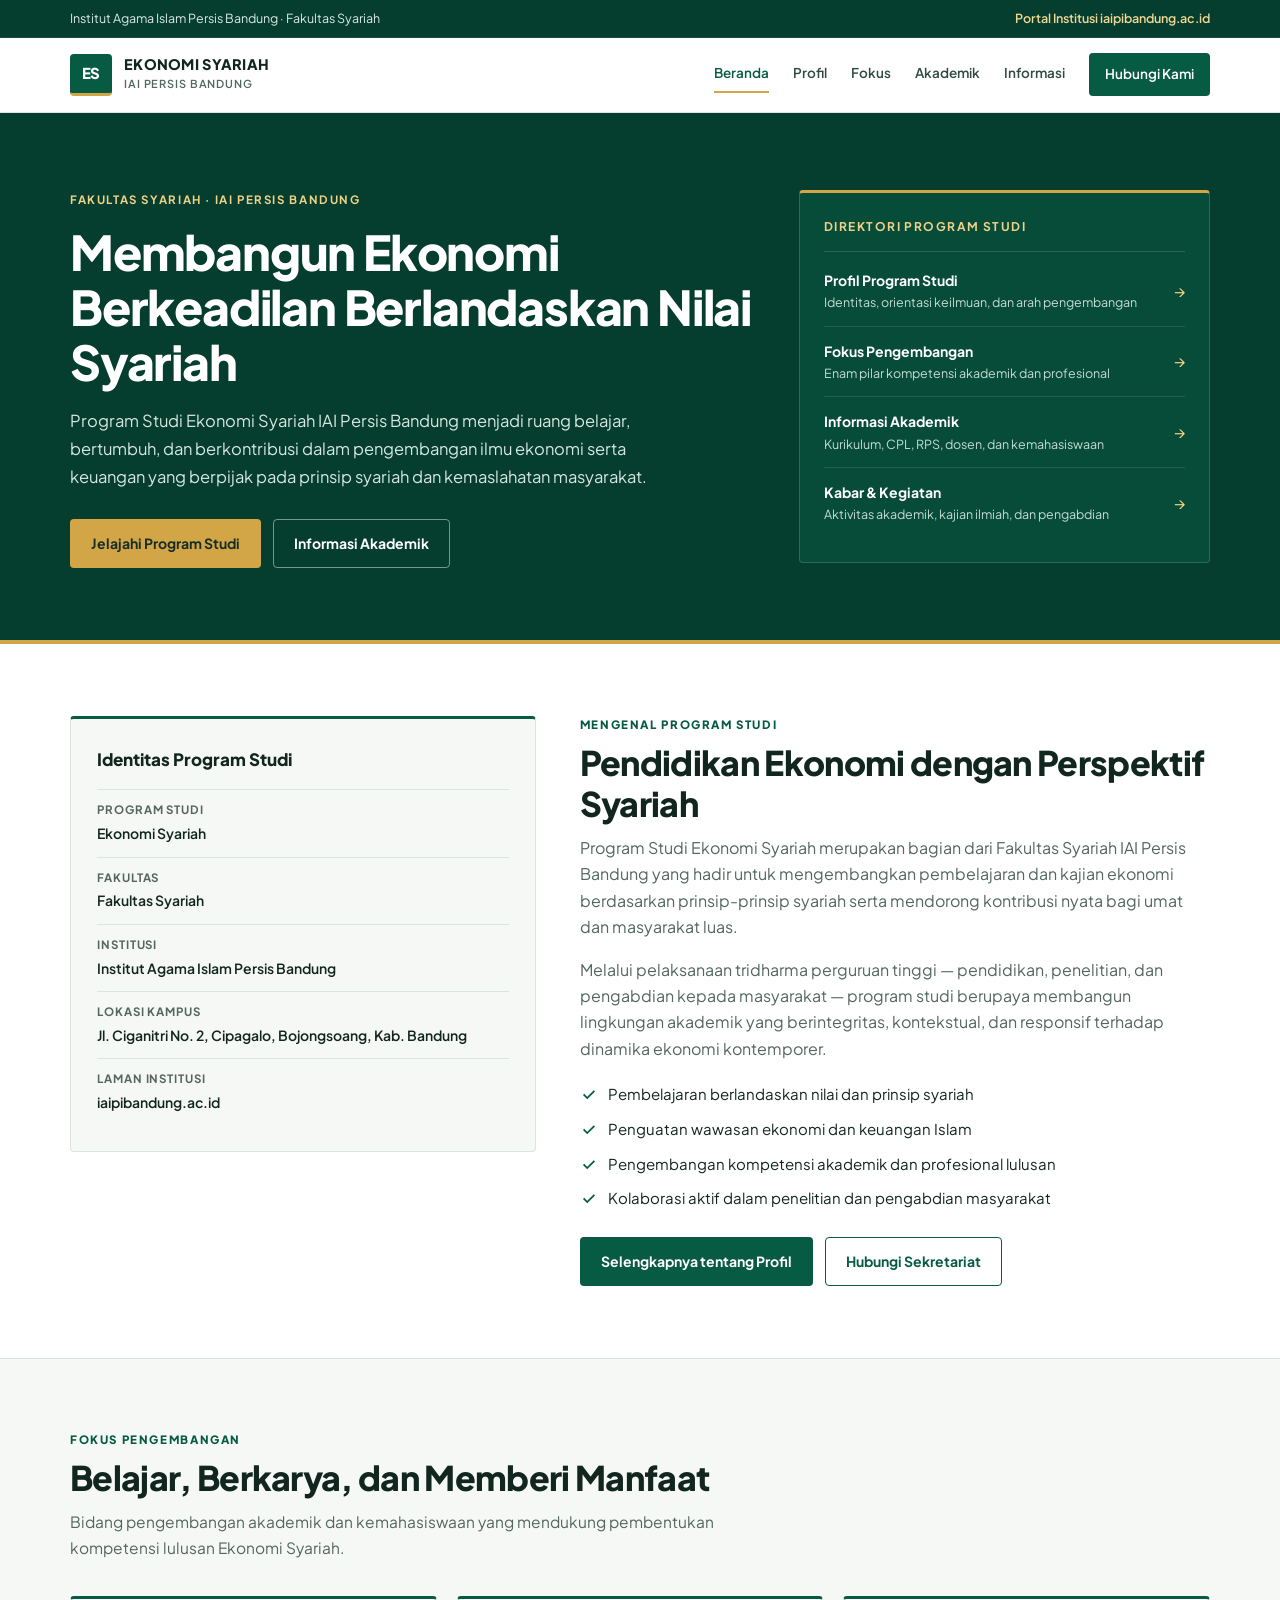
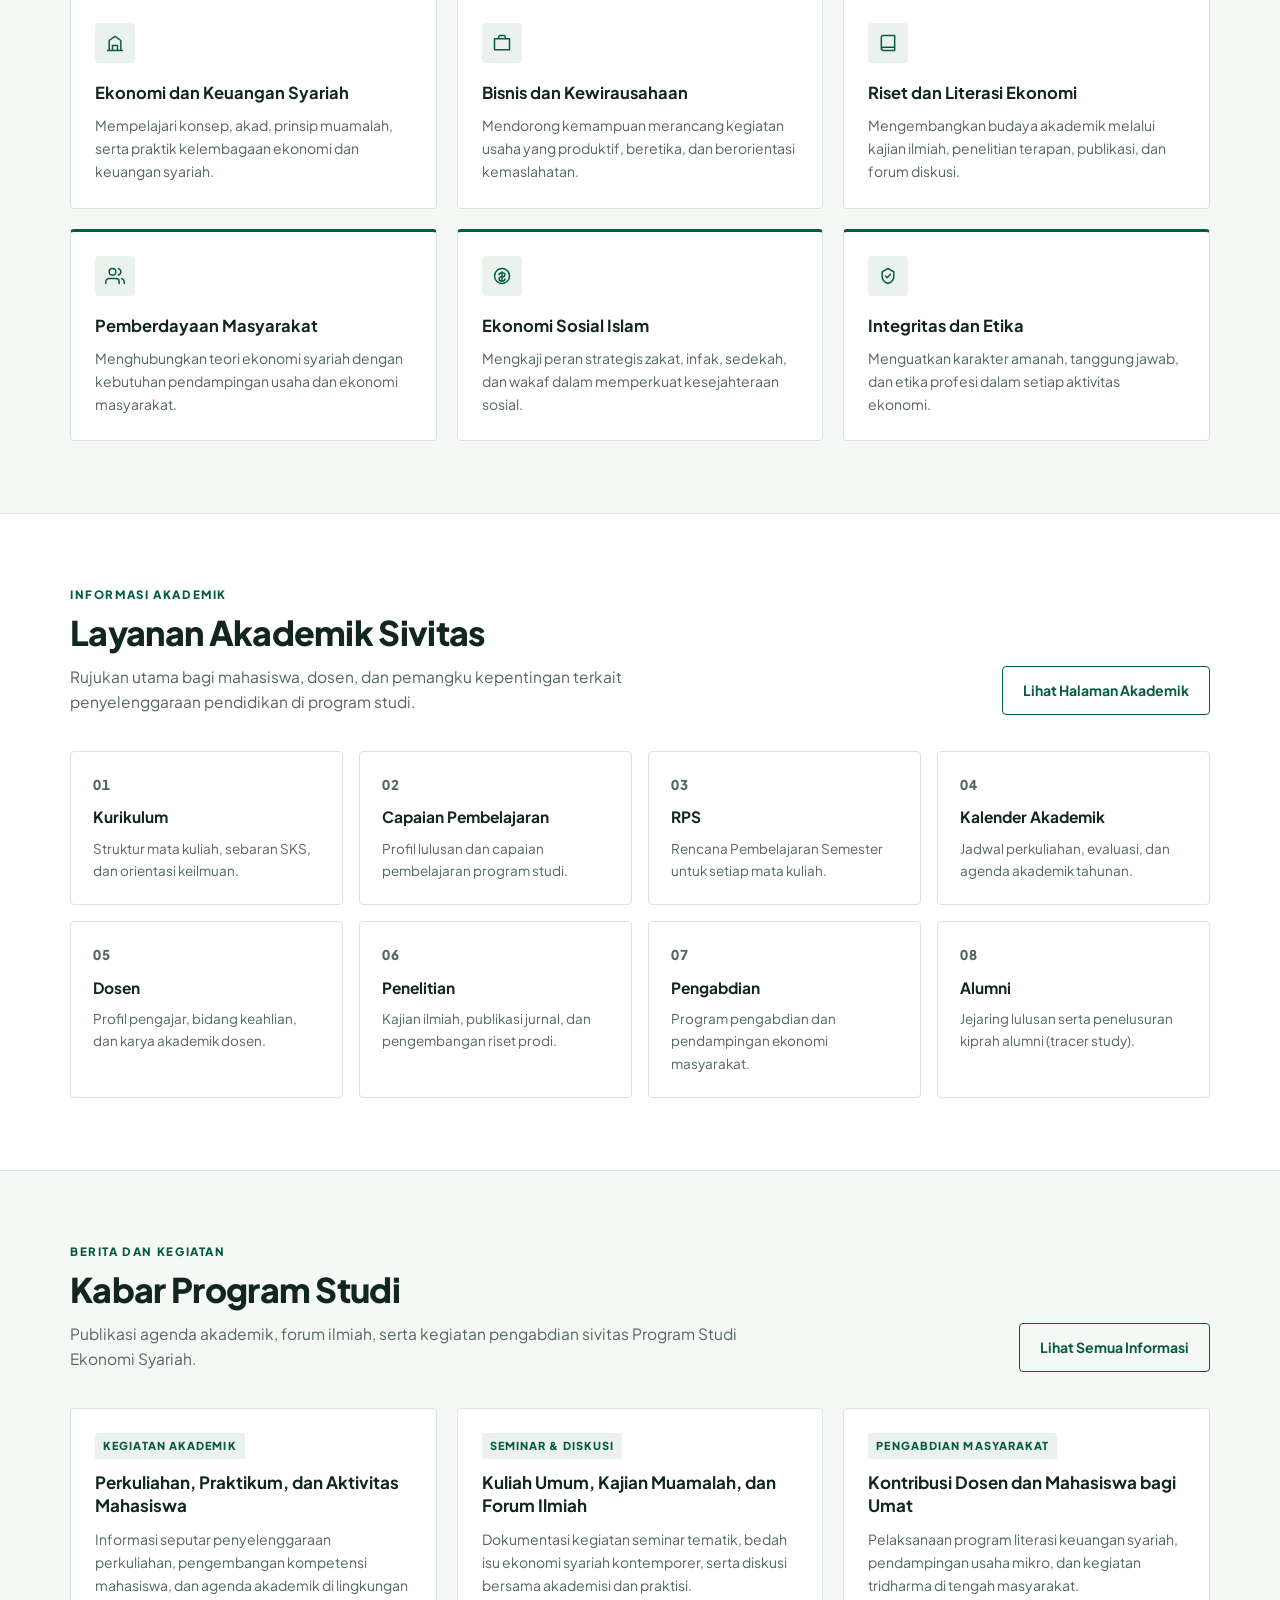
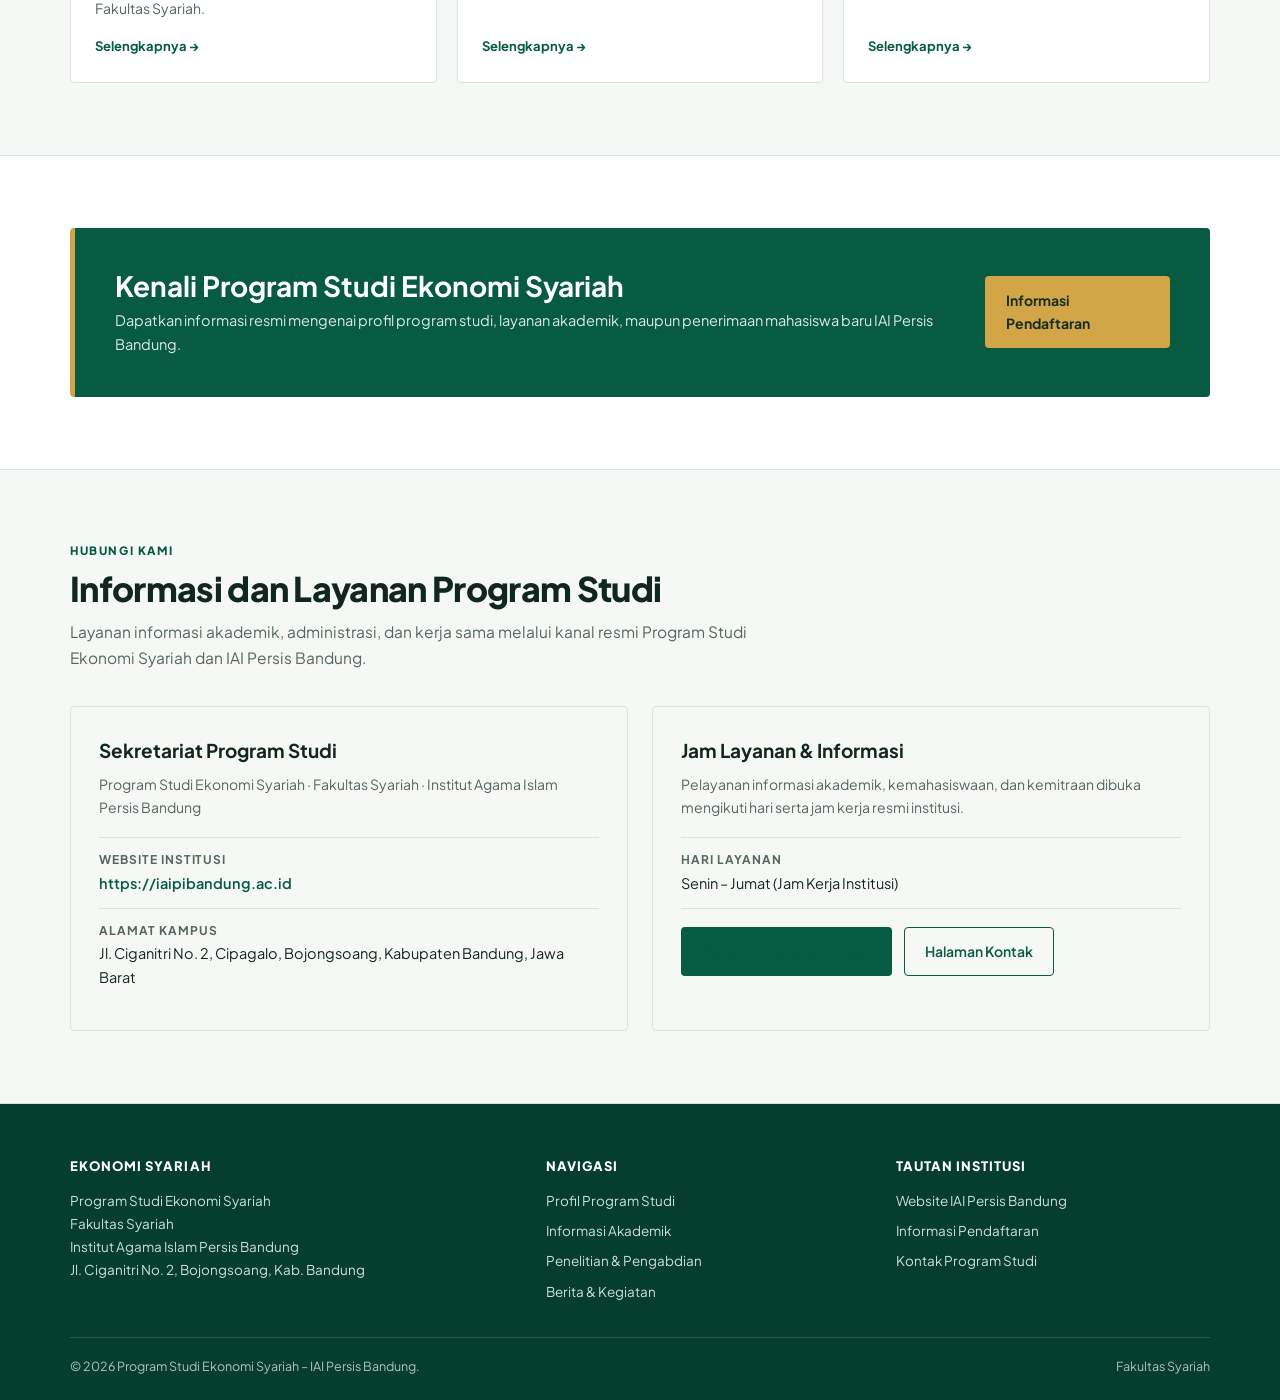
<file: index.html>
<!DOCTYPE html>
<html lang="id">
<head>
  <meta charset="UTF-8">
  <meta name="viewport" content="width=device-width, initial-scale=1.0">
  <meta name="description" content="Website Program Studi Ekonomi Syariah Fakultas Syariah IAI Persis Bandung. Informasi profil, fokus keilmuan, akademik, penelitian, pengabdian, dan layanan program studi.">
  <meta name="keywords" content="Ekonomi Syariah, IAI Persis Bandung, Fakultas Syariah, Pendidikan Ekonomi Islam">
  <meta name="author" content="Program Studi Ekonomi Syariah IAI Persis Bandung">
  <title>Ekonomi Syariah | IAI Persis Bandung</title>
  <link rel="preconnect" href="https://fonts.googleapis.com">
  <link rel="preconnect" href="https://fonts.gstatic.com" crossorigin>
  <link rel="stylesheet" href="https://fonts.googleapis.com/css2?family=Plus+Jakarta+Sans:wght@400;500;600;700;800&display=swap">
  <style>
:root {
  --bg: #ffffff;
  --surface: #f6f8f6;
  --surface-alt: #ebf2ee;
  --green: #075b43;
  --green-dark: #053e2e;
  --green-hover: #0a6e52;
  --gold: #d2a647;
  --gold-ink: #172e25;
  --ink: #122620;
  --muted: #53665f;
  --border: #dce4df;
  --border-strong: #c2d0c8;
  --radius: 4px;
  --radius-sm: 2px;
  --font: "Plus Jakarta Sans", system-ui, -apple-system, "Segoe UI", Roboto, Arial, sans-serif;
}

*,
*::before,
*::after {
  box-sizing: border-box;
}

html {
  scroll-behavior: smooth;
}

body {
  margin: 0;
  font-family: var(--font);
  color: var(--ink);
  background: var(--bg);
  line-height: 1.65;
  font-size: 16px;
  -webkit-font-smoothing: antialiased;
}

img {
  max-width: 100%;
  display: block;
}

a {
  color: inherit;
  text-decoration: none;
}

a:focus-visible,
button:focus-visible,
input:focus-visible,
select:focus-visible,
textarea:focus-visible {
  outline: 2px solid var(--gold);
  outline-offset: 2px;
}

.skip-link {
  position: absolute;
  left: -9999px;
  top: 8px;
  background: var(--gold);
  color: var(--gold-ink);
  padding: 8px 14px;
  font-size: 13px;
  font-weight: 700;
  border-radius: var(--radius-sm);
  z-index: 100;
}

.skip-link:focus {
  left: 12px;
}

.container {
  width: min(1140px, calc(100% - 40px));
  margin-inline: auto;
}

/* Topbar */
.topbar {
  background: var(--green-dark);
  color: #dcebe3;
  font-size: 12.5px;
  border-bottom: 1px solid rgba(255, 255, 255, 0.08);
}

.topbar-inner {
  display: flex;
  justify-content: space-between;
  align-items: center;
  gap: 12px;
  padding: 8px 0;
  flex-wrap: wrap;
}

.topbar a {
  color: #f0d794;
  font-weight: 600;
}

.topbar a:hover {
  text-decoration: underline;
}

/* Header & Navigation */
.site-header {
  position: sticky;
  top: 0;
  z-index: 30;
  background: var(--bg);
  border-bottom: 1px solid var(--border);
}

.nav-bar {
  display: flex;
  align-items: center;
  justify-content: space-between;
  gap: 24px;
  min-height: 74px;
}

.brand {
  display: inline-flex;
  align-items: center;
  gap: 12px;
  flex-shrink: 0;
}

.brand-mark {
  width: 42px;
  height: 42px;
  border-radius: var(--radius);
  background: var(--green);
  color: #ffffff;
  display: grid;
  place-items: center;
  font-weight: 800;
  font-size: 15px;
  letter-spacing: -0.03em;
  border-bottom: 3px solid var(--gold);
}

.brand-text strong {
  display: block;
  font-size: 14.5px;
  font-weight: 800;
  letter-spacing: 0.02em;
  line-height: 1.2;
  color: var(--ink);
}

.brand-text small {
  display: block;
  font-size: 11px;
  font-weight: 600;
  letter-spacing: 0.08em;
  text-transform: uppercase;
  color: var(--muted);
  margin-top: 2px;
}

.nav-menu {
  display: flex;
  align-items: center;
  gap: 24px;
}

.nav-menu a {
  font-size: 13.5px;
  font-weight: 600;
  color: #2f4b41;
  padding: 6px 0;
  border-bottom: 2px solid transparent;
  transition: color 0.15s ease, border-color 0.15s ease;
}

.nav-menu a:hover,
.nav-menu a[aria-current="page"] {
  color: var(--green);
  border-bottom-color: var(--gold);
}

.nav-menu a.nav-cta {
  background: var(--green);
  color: #ffffff;
  padding: 10px 16px;
  border-radius: var(--radius);
  border-bottom: 0;
}

.nav-menu a.nav-cta:hover {
  background: var(--green-hover);
  color: #ffffff;
}

.nav-toggle {
  display: none;
  align-items: center;
  justify-content: center;
  width: 42px;
  height: 42px;
  padding: 0;
  background: var(--bg);
  border: 1px solid var(--border-strong);
  border-radius: var(--radius);
  color: var(--green);
  cursor: pointer;
}

.nav-toggle svg {
  width: 20px;
  height: 20px;
}

/* Buttons */
.btn {
  display: inline-flex;
  align-items: center;
  justify-content: center;
  gap: 8px;
  padding: 12px 20px;
  border-radius: var(--radius);
  font-size: 14px;
  font-weight: 700;
  border: 1px solid transparent;
  cursor: pointer;
  transition: background-color 0.15s ease, border-color 0.15s ease, color 0.15s ease;
}

.btn-gold {
  background: var(--gold);
  color: var(--gold-ink);
}

.btn-gold:hover {
  background: #c59836;
}

.btn-primary {
  background: var(--green);
  color: #ffffff;
}

.btn-primary:hover {
  background: var(--green-hover);
}

.btn-outline-light {
  background: transparent;
  color: #ffffff;
  border-color: rgba(255, 255, 255, 0.45);
}

.btn-outline-light:hover {
  background: rgba(255, 255, 255, 0.08);
  border-color: #ffffff;
}

.btn-outline {
  background: transparent;
  color: var(--green);
  border-color: var(--green);
}

.btn-outline:hover {
  background: var(--surface-alt);
}

/* Hero */
.hero {
  background: var(--green-dark);
  color: #ffffff;
  padding: 72px 0;
  border-bottom: 4px solid var(--gold);
}

.hero-grid {
  display: grid;
  grid-template-columns: 1.25fr 0.75fr;
  gap: 44px;
  align-items: center;
}

.eyebrow {
  display: inline-block;
  font-size: 11.5px;
  font-weight: 700;
  letter-spacing: 0.14em;
  text-transform: uppercase;
  color: #efd287;
  margin-bottom: 14px;
}

.hero h1 {
  font-size: clamp(30px, 4.2vw, 48px);
  line-height: 1.15;
  letter-spacing: -0.025em;
  margin: 0 0 18px;
  font-weight: 800;
}

.hero-lead {
  font-size: 16.5px;
  line-height: 1.7;
  color: #d7e7df;
  max-width: 600px;
  margin: 0 0 28px;
}

.actions {
  display: flex;
  gap: 12px;
  flex-wrap: wrap;
}

.hero-panel {
  background: #074c39;
  border: 1px solid rgba(255, 255, 255, 0.16);
  border-top: 3px solid var(--gold);
  border-radius: var(--radius);
  padding: 24px;
}

.hero-panel-head {
  font-size: 12px;
  font-weight: 700;
  letter-spacing: 0.12em;
  text-transform: uppercase;
  color: #efd287;
  padding-bottom: 14px;
  margin-bottom: 4px;
  border-bottom: 1px solid rgba(255, 255, 255, 0.14);
}

.hero-links {
  list-style: none;
  margin: 0;
  padding: 0;
}

.hero-links li {
  border-bottom: 1px solid rgba(255, 255, 255, 0.1);
}

.hero-links li:last-child {
  border-bottom: 0;
}

.hero-links a {
  display: flex;
  align-items: center;
  justify-content: space-between;
  gap: 14px;
  padding: 13px 0;
  color: #ffffff;
  transition: color 0.15s ease;
}

.hero-links a:hover {
  color: #efd287;
}

.hero-links b {
  display: block;
  font-size: 14px;
  font-weight: 700;
}

.hero-links span {
  display: block;
  font-size: 12.5px;
  color: #c5dcd1;
}

.hero-links .arrow {
  font-size: 16px;
  flex-shrink: 0;
  color: #efd287;
}

/* Inner Page Header */
.pagehead {
  background: var(--green-dark);
  color: #ffffff;
  padding: 48px 0 44px;
  border-bottom: 4px solid var(--gold);
}

.breadcrumb {
  display: flex;
  gap: 8px;
  flex-wrap: wrap;
  font-size: 12.5px;
  color: #c8dfd4;
  margin-bottom: 14px;
}

.breadcrumb a:hover {
  color: #efd287;
}

.pagehead h1 {
  font-size: clamp(28px, 3.6vw, 42px);
  line-height: 1.18;
  letter-spacing: -0.02em;
  margin: 0 0 12px;
  font-weight: 800;
}

.pagehead p {
  margin: 0;
  max-width: 660px;
  color: #d7e7df;
  font-size: 16px;
}

.page-tabs {
  display: flex;
  gap: 20px;
  flex-wrap: wrap;
  margin-top: 26px;
  padding-top: 16px;
  border-top: 1px solid rgba(255, 255, 255, 0.14);
}

.page-tabs a {
  font-size: 13px;
  font-weight: 700;
  color: #dcebe3;
}

.page-tabs a:hover {
  color: #efd287;
}

/* Sections */
.section {
  padding: 72px 0;
}

.section-surface {
  background: var(--surface);
  border-top: 1px solid var(--border);
  border-bottom: 1px solid var(--border);
}

.section-head {
  max-width: 680px;
  margin-bottom: 36px;
}

.section-head-split {
  display: flex;
  justify-content: space-between;
  align-items: flex-end;
  gap: 20px;
  flex-wrap: wrap;
  margin-bottom: 36px;
}

.section-head-split .section-head {
  margin-bottom: 0;
}

.kicker {
  font-size: 11.5px;
  font-weight: 800;
  letter-spacing: 0.14em;
  text-transform: uppercase;
  color: var(--green);
  margin-bottom: 8px;
}

.section-head h2,
.h2 {
  font-size: clamp(24px, 3vw, 34px);
  line-height: 1.2;
  letter-spacing: -0.02em;
  margin: 0 0 10px;
  color: var(--ink);
  font-weight: 800;
}

.section-head p {
  margin: 0;
  color: var(--muted);
  font-size: 15.5px;
}

/* Profil Split */
.about-grid {
  display: grid;
  grid-template-columns: 0.85fr 1.15fr;
  gap: 44px;
  align-items: start;
}

.identity-card {
  background: var(--surface);
  border: 1px solid var(--border);
  border-top: 3px solid var(--green);
  border-radius: var(--radius);
  padding: 26px;
}

.identity-card h3 {
  font-size: 17px;
  font-weight: 800;
  margin: 0 0 16px;
  color: var(--ink);
}

.identity-list {
  margin: 0;
  padding: 0;
  list-style: none;
}

.identity-list li {
  padding: 11px 0;
  border-top: 1px solid var(--border);
  font-size: 14px;
}

.identity-list span {
  display: block;
  font-size: 11.5px;
  font-weight: 700;
  text-transform: uppercase;
  letter-spacing: 0.08em;
  color: var(--muted);
  margin-bottom: 2px;
}

.identity-list strong,
.identity-list a {
  color: var(--ink);
  font-weight: 600;
}

.identity-list a:hover {
  color: var(--green);
  text-decoration: underline;
}

.about-copy p {
  color: var(--muted);
  margin: 0 0 16px;
}

.checklist {
  list-style: none;
  padding: 0;
  margin: 20px 0 26px;
  display: grid;
  gap: 10px;
}

.checklist li {
  display: flex;
  align-items: flex-start;
  gap: 10px;
  font-size: 15px;
  color: var(--ink);
}

.checklist svg {
  width: 18px;
  height: 18px;
  flex-shrink: 0;
  color: var(--green);
  margin-top: 3px;
}

/* Grids & Cards */
.grid-3 {
  display: grid;
  grid-template-columns: repeat(3, 1fr);
  gap: 20px;
}

.grid-4 {
  display: grid;
  grid-template-columns: repeat(4, 1fr);
  gap: 16px;
}

.grid-2 {
  display: grid;
  grid-template-columns: repeat(2, 1fr);
  gap: 24px;
}

.card {
  background: var(--bg);
  border: 1px solid var(--border);
  border-top: 3px solid var(--green);
  border-radius: var(--radius);
  padding: 24px;
  transition: border-color 0.15s ease;
}

.card:hover {
  border-color: var(--green);
}

.card-icon {
  width: 40px;
  height: 40px;
  border-radius: var(--radius);
  background: var(--surface-alt);
  color: var(--green);
  display: grid;
  place-items: center;
  margin-bottom: 16px;
}

.card-icon svg {
  width: 20px;
  height: 20px;
}

.card h3 {
  font-size: 16.5px;
  font-weight: 700;
  margin: 0 0 8px;
  color: var(--ink);
}

.card p {
  margin: 0;
  font-size: 14px;
  color: var(--muted);
}

/* Academic Cards */
.academic-card {
  background: var(--bg);
  border: 1px solid var(--border);
  border-radius: var(--radius);
  padding: 22px;
  display: flex;
  flex-direction: column;
  gap: 8px;
  transition: border-color 0.15s ease;
}

.academic-card:hover {
  border-color: var(--green);
}

.academic-num {
  font-size: 12px;
  font-weight: 800;
  letter-spacing: 0.08em;
  color: var(--green);
  font-variant-numeric: tabular-nums;
}

.academic-card b {
  font-size: 15.5px;
  font-weight: 700;
  color: var(--ink);
}

.academic-card span {
  font-size: 13.5px;
  color: var(--muted);
}

/* Editorial News Cards */
.news-card {
  background: var(--bg);
  border: 1px solid var(--border);
  border-radius: var(--radius);
  padding: 24px;
  display: flex;
  flex-direction: column;
  gap: 10px;
  transition: border-color 0.15s ease;
}

.news-card:hover {
  border-color: var(--green);
}

.tag {
  display: inline-block;
  align-self: flex-start;
  font-size: 11px;
  font-weight: 800;
  letter-spacing: 0.1em;
  text-transform: uppercase;
  color: var(--green);
  background: var(--surface-alt);
  padding: 4px 8px;
  border-radius: var(--radius-sm);
}

.news-card h3 {
  font-size: 17px;
  line-height: 1.38;
  margin: 2px 0 0;
  color: var(--ink);
}

.news-card p {
  margin: 0;
  font-size: 14px;
  color: var(--muted);
  flex: 1;
}

.news-link {
  font-size: 13px;
  font-weight: 700;
  color: var(--green);
  margin-top: 6px;
}

.news-link:hover {
  text-decoration: underline;
}

/* CTA Band */
.cta-band {
  background: var(--green);
  color: #ffffff;
  border-left: 5px solid var(--gold);
  border-radius: var(--radius);
  padding: 40px;
  display: flex;
  justify-content: space-between;
  align-items: center;
  gap: 24px;
}

.cta-band h2 {
  font-size: clamp(22px, 2.6vw, 28px);
  margin: 0 0 6px;
  line-height: 1.25;
}

.cta-band p {
  margin: 0;
  color: #dcebe3;
  font-size: 14.5px;
}

/* Contact Boxes */
.contact-box {
  background: var(--surface);
  border: 1px solid var(--border);
  border-radius: var(--radius);
  padding: 28px;
}

.contact-box h3 {
  font-size: 19px;
  margin: 0 0 6px;
}

.contact-sub {
  margin: 0 0 18px;
  font-size: 14px;
  color: var(--muted);
}

.contact-row {
  padding: 12px 0;
  border-top: 1px solid var(--border);
  font-size: 14.5px;
}

.contact-row b {
  display: block;
  font-size: 12px;
  text-transform: uppercase;
  letter-spacing: 0.08em;
  color: var(--muted);
  margin-bottom: 2px;
}

.contact-row a {
  color: var(--green);
  font-weight: 600;
}

.contact-row a:hover {
  text-decoration: underline;
}

/* Tables, Lists, Chips, Forms (Subpages) */
.table-wrap {
  overflow-x: auto;
  border: 1px solid var(--border);
  border-radius: var(--radius);
  background: var(--bg);
}

.data-table {
  width: 100%;
  border-collapse: collapse;
  font-size: 14.5px;
}

.data-table th {
  text-align: left;
  font-size: 11.5px;
  letter-spacing: 0.08em;
  text-transform: uppercase;
  color: var(--muted);
  background: var(--surface);
  padding: 12px 16px;
  border-bottom: 1px solid var(--border);
}

.data-table td {
  padding: 12px 16px;
  border-bottom: 1px solid var(--border);
}

.data-table tr:last-child td {
  border-bottom: 0;
}

.chips {
  display: flex;
  gap: 8px;
  flex-wrap: wrap;
  margin-bottom: 24px;
}

.chip {
  font-family: var(--font);
  font-size: 13px;
  font-weight: 700;
  padding: 8px 14px;
  border-radius: var(--radius);
  border: 1px solid var(--border-strong);
  background: var(--bg);
  color: var(--ink);
  cursor: pointer;
}

.chip[aria-pressed="true"] {
  background: var(--green);
  border-color: var(--green);
  color: #ffffff;
}

.is-hidden {
  display: none !important;
}

.misi-list {
  list-style: none;
  margin: 0;
  padding: 0;
  counter-reset: m;
}

.misi-list li {
  counter-increment: m;
  display: grid;
  grid-template-columns: 44px 1fr;
  gap: 14px;
  padding: 16px 0;
  border-bottom: 1px solid var(--border);
}

.misi-list li::before {
  content: counter(m, decimal-leading-zero);
  font-weight: 800;
  font-size: 18px;
  color: var(--green);
  font-variant-numeric: tabular-nums;
}

.visi-box {
  background: var(--surface-alt);
  border-left: 4px solid var(--green);
  border-radius: var(--radius);
  padding: 28px;
  margin-bottom: 32px;
}

.visi-box blockquote {
  margin: 0;
  font-size: clamp(19px, 2.2vw, 24px);
  font-weight: 700;
  line-height: 1.45;
  color: var(--green-dark);
}

.form-grid {
  display: grid;
  gap: 16px;
}

.field label {
  display: block;
  font-size: 13.5px;
  font-weight: 700;
  margin-bottom: 6px;
}

.field input,
.field select,
.field textarea {
  width: 100%;
  font-family: inherit;
  font-size: 15px;
  padding: 10px 12px;
  border: 1px solid var(--border-strong);
  border-radius: var(--radius);
  background: var(--bg);
  color: var(--ink);
}

.field .err {
  display: none;
  font-size: 12.5px;
  color: #b42318;
  margin-top: 4px;
}

.field.invalid input,
.field.invalid select,
.field.invalid textarea {
  border-color: #b42318;
}

.field.invalid .err {
  display: block;
}

.form-alert {
  display: none;
  padding: 12px 14px;
  border-radius: var(--radius);
  background: var(--surface-alt);
  border: 1px solid var(--green);
  color: var(--green-dark);
  font-size: 14px;
  font-weight: 600;
}

.faq-list details {
  border-bottom: 1px solid var(--border);
  padding: 16px 0;
}

.faq-list summary {
  cursor: pointer;
  font-weight: 700;
  font-size: 15.5px;
  list-style: none;
  display: flex;
  justify-content: space-between;
  gap: 12px;
}

.faq-list summary::after {
  content: "+";
  color: var(--green);
  font-weight: 800;
}

.faq-list details[open] summary::after {
  content: "-";
}

.faq-list details p {
  margin: 10px 0 0;
  font-size: 14.5px;
  color: var(--muted);
}

.article-prose {
  max-width: 740px;
}

.article-prose p {
  margin: 0 0 18px;
  color: var(--ink);
}

.article-prose h2 {
  margin: 32px 0 12px;
  font-size: 22px;
}

/* Footer */
.site-footer {
  background: var(--green-dark);
  color: #cfe0d7;
  padding: 52px 0 24px;
  font-size: 13.5px;
}

.footer-grid {
  display: grid;
  grid-template-columns: 1.4fr 1fr 1fr;
  gap: 36px;
}

.footer-grid h3 {
  color: #ffffff;
  font-size: 13px;
  font-weight: 800;
  letter-spacing: 0.08em;
  text-transform: uppercase;
  margin: 0 0 12px;
}

.footer-grid p {
  margin: 0;
  line-height: 1.7;
}

.footer-links {
  list-style: none;
  margin: 0;
  padding: 0;
  display: grid;
  gap: 8px;
}

.footer-links a:hover {
  color: var(--gold);
}

.copyright {
  border-top: 1px solid rgba(255, 255, 255, 0.14);
  margin-top: 34px;
  padding-top: 18px;
  font-size: 12.5px;
  color: #adc5b9;
  display: flex;
  justify-content: space-between;
  gap: 12px;
  flex-wrap: wrap;
}

/* Responsive Breakpoints */
@media (max-width: 960px) {
  .hero-grid,
  .about-grid {
    grid-template-columns: 1fr;
    gap: 28px;
  }

  .grid-3 {
    grid-template-columns: repeat(2, 1fr);
  }

  .grid-4 {
    grid-template-columns: repeat(2, 1fr);
  }
}

@media (max-width: 820px) {
  .nav-toggle {
    display: inline-flex;
  }

  .nav-menu {
    display: none;
    position: absolute;
    top: 100%;
    left: 0;
    right: 0;
    background: var(--bg);
    border-bottom: 1px solid var(--border);
    padding: 12px 20px 20px;
    flex-direction: column;
    align-items: stretch;
    gap: 4px;
  }

  .site-header.is-open .nav-menu {
    display: flex;
  }

  .nav-menu a {
    padding: 10px 4px;
    border-bottom: 1px solid var(--border);
  }

  .nav-menu a.nav-cta {
    margin-top: 8px;
    text-align: center;
    border-bottom: 0;
  }
}

@media (max-width: 680px) {
  .topbar {
    display: none;
  }

  .section {
    padding: 52px 0;
  }

  .hero {
    padding: 52px 0;
  }

  .grid-3,
  .grid-4,
  .grid-2,
  .footer-grid {
    grid-template-columns: 1fr;
  }

  .cta-band {
    padding: 28px 22px;
    flex-direction: column;
    align-items: flex-start;
  }
}
  </style>
</head>
<body>
  <a class="skip-link" href="#utama">Lewati ke konten utama</a>

  <div class="topbar">
    <div class="container topbar-inner">
      <span>Institut Agama Islam Persis Bandung · Fakultas Syariah</span>
      <a href="https://iaipibandung.ac.id" target="_blank" rel="noopener">Portal Institusi iaipibandung.ac.id</a>
    </div>
  </div>

  <header class="site-header">
    <div class="container nav-bar">
      <a class="brand" href="#beranda" aria-label="Beranda Program Studi Ekonomi Syariah">
        <span class="brand-mark" aria-hidden="true">ES</span>
        <span class="brand-text">
          <strong>EKONOMI SYARIAH</strong>
          <small>IAI Persis Bandung</small>
        </span>
      </a>

      <button class="nav-toggle" type="button" aria-expanded="false" aria-controls="nav-menu" aria-label="Buka menu navigasi">
        <svg viewBox="0 0 24 24" fill="none" stroke="currentColor" stroke-width="2" stroke-linecap="round" aria-hidden="true">
          <path d="M4 7h16M4 12h16M4 17h16"/>
        </svg>
      </button>

      <nav class="nav-menu" id="nav-menu" aria-label="Navigasi utama">
        <a href="#beranda" aria-current="page">Beranda</a>
        <a href="#profil">Profil</a>
        <a href="#keunggulan">Fokus</a>
        <a href="#akademik">Akademik</a>
        <a href="#informasi">Informasi</a>
        <a href="#kontak" class="nav-cta">Hubungi Kami</a>
      </nav>
    </div>
  </header>

  <main id="utama">
    <section class="hero" id="beranda">
      <div class="container hero-grid">
        <div>
          <span class="eyebrow">Fakultas Syariah · IAI Persis Bandung</span>
          <h1>Membangun Ekonomi Berkeadilan Berlandaskan Nilai Syariah</h1>
          <p class="hero-lead">Program Studi Ekonomi Syariah IAI Persis Bandung menjadi ruang belajar, bertumbuh, dan berkontribusi dalam pengembangan ilmu ekonomi serta keuangan yang berpijak pada prinsip syariah dan kemaslahatan masyarakat.</p>
          <div class="actions">
            <a class="btn btn-gold" href="#profil">Jelajahi Program Studi</a>
            <a class="btn btn-outline-light" href="#akademik">Informasi Akademik</a>
          </div>
        </div>

        <aside class="hero-panel" aria-label="Akses cepat informasi program studi">
          <div class="hero-panel-head">Direktori Program Studi</div>
          <ul class="hero-links">
            <li>
              <a href="#profil">
                <div>
                  <b>Profil Program Studi</b>
                  <span>Identitas, orientasi keilmuan, dan arah pengembangan</span>
                </div>
                <span class="arrow" aria-hidden="true">→</span>
              </a>
            </li>
            <li>
              <a href="#keunggulan">
                <div>
                  <b>Fokus Pengembangan</b>
                  <span>Enam pilar kompetensi akademik dan profesional</span>
                </div>
                <span class="arrow" aria-hidden="true">→</span>
              </a>
            </li>
            <li>
              <a href="#akademik">
                <div>
                  <b>Informasi Akademik</b>
                  <span>Kurikulum, CPL, RPS, dosen, dan kemahasiswaan</span>
                </div>
                <span class="arrow" aria-hidden="true">→</span>
              </a>
            </li>
            <li>
              <a href="#informasi">
                <div>
                  <b>Kabar &amp; Kegiatan</b>
                  <span>Aktivitas akademik, kajian ilmiah, dan pengabdian</span>
                </div>
                <span class="arrow" aria-hidden="true">→</span>
              </a>
            </li>
          </ul>
        </aside>
      </div>
    </section>

    <section class="section" id="profil">
      <div class="container about-grid">
        <aside class="identity-card" aria-label="Identitas Program Studi">
          <h3>Identitas Program Studi</h3>
          <ul class="identity-list">
            <li>
              <span>Program Studi</span>
              <strong>Ekonomi Syariah</strong>
            </li>
            <li>
              <span>Fakultas</span>
              <strong>Fakultas Syariah</strong>
            </li>
            <li>
              <span>Institusi</span>
              <strong>Institut Agama Islam Persis Bandung</strong>
            </li>
            <li>
              <span>Lokasi Kampus</span>
              <strong>Jl. Ciganitri No. 2, Cipagalo, Bojongsoang, Kab. Bandung</strong>
            </li>
            <li>
              <span>Laman Institusi</span>
              <a href="https://iaipibandung.ac.id" target="_blank" rel="noopener">iaipibandung.ac.id</a>
            </li>
          </ul>
        </aside>

        <div class="about-copy">
          <div class="kicker">Mengenal Program Studi</div>
          <h2 class="h2">Pendidikan Ekonomi dengan Perspektif Syariah</h2>
          <p>Program Studi Ekonomi Syariah merupakan bagian dari Fakultas Syariah IAI Persis Bandung yang hadir untuk mengembangkan pembelajaran dan kajian ekonomi berdasarkan prinsip-prinsip syariah serta mendorong kontribusi nyata bagi umat dan masyarakat luas.</p>
          <p>Melalui pelaksanaan tridharma perguruan tinggi — pendidikan, penelitian, dan pengabdian kepada masyarakat — program studi berupaya membangun lingkungan akademik yang berintegritas, kontekstual, dan responsif terhadap dinamika ekonomi kontemporer.</p>

          <ul class="checklist">
            <li>
              <svg viewBox="0 0 20 20" fill="none" stroke="currentColor" stroke-width="2" aria-hidden="true"><path d="M4 10.5 8 14.5 16 6.5"/></svg>
              <span>Pembelajaran berlandaskan nilai dan prinsip syariah</span>
            </li>
            <li>
              <svg viewBox="0 0 20 20" fill="none" stroke="currentColor" stroke-width="2" aria-hidden="true"><path d="M4 10.5 8 14.5 16 6.5"/></svg>
              <span>Penguatan wawasan ekonomi dan keuangan Islam</span>
            </li>
            <li>
              <svg viewBox="0 0 20 20" fill="none" stroke="currentColor" stroke-width="2" aria-hidden="true"><path d="M4 10.5 8 14.5 16 6.5"/></svg>
              <span>Pengembangan kompetensi akademik dan profesional lulusan</span>
            </li>
            <li>
              <svg viewBox="0 0 20 20" fill="none" stroke="currentColor" stroke-width="2" aria-hidden="true"><path d="M4 10.5 8 14.5 16 6.5"/></svg>
              <span>Kolaborasi aktif dalam penelitian dan pengabdian masyarakat</span>
            </li>
          </ul>

          <div class="actions">
            <a class="btn btn-primary" href="profil.html">Selengkapnya tentang Profil</a>
            <a class="btn btn-outline" href="#kontak">Hubungi Sekretariat</a>
          </div>
        </div>
      </div>
    </section>

    <section class="section section-surface" id="keunggulan">
      <div class="container">
        <div class="section-head">
          <div class="kicker">Fokus Pengembangan</div>
          <h2>Belajar, Berkarya, dan Memberi Manfaat</h2>
          <p>Bidang pengembangan akademik dan kemahasiswaan yang mendukung pembentukan kompetensi lulusan Ekonomi Syariah.</p>
        </div>

        <div class="grid-3">
          <article class="card">
            <div class="card-icon" aria-hidden="true">
              <svg viewBox="0 0 24 24" fill="none" stroke="currentColor" stroke-width="1.8" stroke-linecap="round" stroke-linejoin="round"><path d="M3 21h18M5 21V9l7-5 7 5v12M9 21v-6h6v6"/></svg>
            </div>
            <h3>Ekonomi dan Keuangan Syariah</h3>
            <p>Mempelajari konsep, akad, prinsip muamalah, serta praktik kelembagaan ekonomi dan keuangan syariah.</p>
          </article>

          <article class="card">
            <div class="card-icon" aria-hidden="true">
              <svg viewBox="0 0 24 24" fill="none" stroke="currentColor" stroke-width="1.8" stroke-linecap="round" stroke-linejoin="round"><path d="M3 7h18v13H3zM8 7V5a2 2 0 0 1 2-2h4a2 2 0 0 1 2 2v2"/></svg>
            </div>
            <h3>Bisnis dan Kewirausahaan</h3>
            <p>Mendorong kemampuan merancang kegiatan usaha yang produktif, beretika, dan berorientasi kemaslahatan.</p>
          </article>

          <article class="card">
            <div class="card-icon" aria-hidden="true">
              <svg viewBox="0 0 24 24" fill="none" stroke="currentColor" stroke-width="1.8" stroke-linecap="round" stroke-linejoin="round"><path d="M4 19.5A2.5 2.5 0 0 1 6.5 17H20M4 19.5V5a2 2 0 0 1 2-2h14v18H6.5a2.5 2.5 0 0 1-2.5-2.5z"/></svg>
            </div>
            <h3>Riset dan Literasi Ekonomi</h3>
            <p>Mengembangkan budaya akademik melalui kajian ilmiah, penelitian terapan, publikasi, dan forum diskusi.</p>
          </article>

          <article class="card">
            <div class="card-icon" aria-hidden="true">
              <svg viewBox="0 0 24 24" fill="none" stroke="currentColor" stroke-width="1.8" stroke-linecap="round" stroke-linejoin="round"><path d="M17 21v-2a4 4 0 0 0-4-4H5a4 4 0 0 0-4 4v2"/><circle cx="9" cy="7" r="4"/><path d="M23 21v-2a4 4 0 0 0-3-3.87M16 3.13a4 4 0 0 1 0 7.75"/></svg>
            </div>
            <h3>Pemberdayaan Masyarakat</h3>
            <p>Menghubungkan teori ekonomi syariah dengan kebutuhan pendampingan usaha dan ekonomi masyarakat.</p>
          </article>

          <article class="card">
            <div class="card-icon" aria-hidden="true">
              <svg viewBox="0 0 24 24" fill="none" stroke="currentColor" stroke-width="1.8" stroke-linecap="round" stroke-linejoin="round"><circle cx="12" cy="12" r="9"/><path d="M12 7v10M8.5 10.5C8.5 9.1 10 8 12 8s3.5 1.1 3.5 2.5S14 13 12 13s-3.5 1.1-3.5 2.5S10 18 12 18s3.5-1.1 3.5-2.5"/></svg>
            </div>
            <h3>Ekonomi Sosial Islam</h3>
            <p>Mengkaji peran strategis zakat, infak, sedekah, dan wakaf dalam memperkuat kesejahteraan sosial.</p>
          </article>

          <article class="card">
            <div class="card-icon" aria-hidden="true">
              <svg viewBox="0 0 24 24" fill="none" stroke="currentColor" stroke-width="1.8" stroke-linecap="round" stroke-linejoin="round"><path d="M12 3l7 4v5c0 5-3.5 8-7 9-3.5-1-7-4-7-9V7l7-4z"/><path d="m9 12 2 2 4-4"/></svg>
            </div>
            <h3>Integritas dan Etika</h3>
            <p>Menguatkan karakter amanah, tanggung jawab, dan etika profesi dalam setiap aktivitas ekonomi.</p>
          </article>
        </div>
      </div>
    </section>

    <section class="section" id="akademik">
      <div class="container">
        <div class="section-head-split">
          <div class="section-head">
            <div class="kicker">Informasi Akademik</div>
            <h2>Layanan Akademik Sivitas</h2>
            <p>Rujukan utama bagi mahasiswa, dosen, dan pemangku kepentingan terkait penyelenggaraan pendidikan di program studi.</p>
          </div>
          <a class="btn btn-outline" href="akademik.html">Lihat Halaman Akademik</a>
        </div>

        <div class="grid-4">
          <div class="academic-card">
            <span class="academic-num">01</span>
            <b>Kurikulum</b>
            <span>Struktur mata kuliah, sebaran SKS, dan orientasi keilmuan.</span>
          </div>
          <div class="academic-card">
            <span class="academic-num">02</span>
            <b>Capaian Pembelajaran</b>
            <span>Profil lulusan dan capaian pembelajaran program studi.</span>
          </div>
          <div class="academic-card">
            <span class="academic-num">03</span>
            <b>RPS</b>
            <span>Rencana Pembelajaran Semester untuk setiap mata kuliah.</span>
          </div>
          <div class="academic-card">
            <span class="academic-num">04</span>
            <b>Kalender Akademik</b>
            <span>Jadwal perkuliahan, evaluasi, dan agenda akademik tahunan.</span>
          </div>
          <div class="academic-card">
            <span class="academic-num">05</span>
            <b>Dosen</b>
            <span>Profil pengajar, bidang keahlian, dan karya akademik dosen.</span>
          </div>
          <div class="academic-card">
            <span class="academic-num">06</span>
            <b>Penelitian</b>
            <span>Kajian ilmiah, publikasi jurnal, dan pengembangan riset prodi.</span>
          </div>
          <div class="academic-card">
            <span class="academic-num">07</span>
            <b>Pengabdian</b>
            <span>Program pengabdian dan pendampingan ekonomi masyarakat.</span>
          </div>
          <div class="academic-card">
            <span class="academic-num">08</span>
            <b>Alumni</b>
            <span>Jejaring lulusan serta penelusuran kiprah alumni (tracer study).</span>
          </div>
        </div>
      </div>
    </section>

    <section class="section section-surface" id="informasi">
      <div class="container">
        <div class="section-head-split">
          <div class="section-head">
            <div class="kicker">Berita dan Kegiatan</div>
            <h2>Kabar Program Studi</h2>
            <p>Publikasi agenda akademik, forum ilmiah, serta kegiatan pengabdian sivitas Program Studi Ekonomi Syariah.</p>
          </div>
          <a class="btn btn-outline" href="berita.html">Lihat Semua Informasi</a>
        </div>

        <div class="grid-3">
          <article class="news-card">
            <span class="tag">Kegiatan Akademik</span>
            <h3>Perkuliahan, Praktikum, dan Aktivitas Mahasiswa</h3>
            <p>Informasi seputar penyelenggaraan perkuliahan, pengembangan kompetensi mahasiswa, dan agenda akademik di lingkungan Fakultas Syariah.</p>
            <a class="news-link" href="akademik.html">Selengkapnya →</a>
          </article>

          <article class="news-card">
            <span class="tag">Seminar &amp; Diskusi</span>
            <h3>Kuliah Umum, Kajian Muamalah, dan Forum Ilmiah</h3>
            <p>Dokumentasi kegiatan seminar tematik, bedah isu ekonomi syariah kontemporer, serta diskusi bersama akademisi dan praktisi.</p>
            <a class="news-link" href="berita.html">Selengkapnya →</a>
          </article>

          <article class="news-card">
            <span class="tag">Pengabdian Masyarakat</span>
            <h3>Kontribusi Dosen dan Mahasiswa bagi Umat</h3>
            <p>Pelaksanaan program literasi keuangan syariah, pendampingan usaha mikro, dan kegiatan tridharma di tengah masyarakat.</p>
            <a class="news-link" href="penelitian.html">Selengkapnya →</a>
          </article>
        </div>
      </div>
    </section>

    <section class="section">
      <div class="container">
        <div class="cta-band">
          <div>
            <h2>Kenali Program Studi Ekonomi Syariah</h2>
            <p>Dapatkan informasi resmi mengenai profil program studi, layanan akademik, maupun penerimaan mahasiswa baru IAI Persis Bandung.</p>
          </div>
          <a class="btn btn-gold" href="pmb.html">Informasi Pendaftaran</a>
        </div>
      </div>
    </section>

    <section class="section section-surface" id="kontak">
      <div class="container">
        <div class="section-head">
          <div class="kicker">Hubungi Kami</div>
          <h2>Informasi dan Layanan Program Studi</h2>
          <p>Layanan informasi akademik, administrasi, dan kerja sama melalui kanal resmi Program Studi Ekonomi Syariah dan IAI Persis Bandung.</p>
        </div>

        <div class="grid-2">
          <div class="contact-box">
            <h3>Sekretariat Program Studi</h3>
            <p class="contact-sub">Program Studi Ekonomi Syariah · Fakultas Syariah · Institut Agama Islam Persis Bandung</p>
            <div class="contact-row">
              <b>Website Institusi</b>
              <a href="https://iaipibandung.ac.id" target="_blank" rel="noopener">https://iaipibandung.ac.id</a>
            </div>
            <div class="contact-row">
              <b>Alamat Kampus</b>
              <span>Jl. Ciganitri No. 2, Cipagalo, Bojongsoang, Kabupaten Bandung, Jawa Barat</span>
            </div>
          </div>

          <div class="contact-box">
            <h3>Jam Layanan &amp; Informasi</h3>
            <p class="contact-sub">Pelayanan informasi akademik, kemahasiswaan, dan kemitraan dibuka mengikuti hari serta jam kerja resmi institusi.</p>
            <div class="contact-row">
              <b>Hari Layanan</b>
              <span>Senin – Jumat (Jam Kerja Institusi)</span>
            </div>
            <div class="contact-row" style="padding-bottom:0">
              <div class="actions" style="margin-top:6px">
                <a class="btn btn-primary" href="https://iaipibandung.ac.id" target="_blank" rel="noopener">Kunjungi Website Institusi</a>
                <a class="btn btn-outline" href="kontak.html">Halaman Kontak</a>
              </div>
            </div>
          </div>
        </div>
      </div>
    </section>
  </main>

  <footer class="site-footer">
    <div class="container">
      <div class="footer-grid">
        <div>
          <h3>Ekonomi Syariah</h3>
          <p>Program Studi Ekonomi Syariah<br>Fakultas Syariah<br>Institut Agama Islam Persis Bandung<br>Jl. Ciganitri No. 2, Bojongsoang, Kab. Bandung</p>
        </div>
        <div>
          <h3>Navigasi</h3>
          <ul class="footer-links">
            <li><a href="profil.html">Profil Program Studi</a></li>
            <li><a href="akademik.html">Informasi Akademik</a></li>
            <li><a href="penelitian.html">Penelitian &amp; Pengabdian</a></li>
            <li><a href="berita.html">Berita &amp; Kegiatan</a></li>
          </ul>
        </div>
        <div>
          <h3>Tautan Institusi</h3>
          <ul class="footer-links">
            <li><a href="https://iaipibandung.ac.id" target="_blank" rel="noopener">Website IAI Persis Bandung</a></li>
            <li><a href="pmb.html">Informasi Pendaftaran</a></li>
            <li><a href="kontak.html">Kontak Program Studi</a></li>
          </ul>
        </div>
      </div>

      <div class="copyright">
        <span>© <span id="year">2026</span> Program Studi Ekonomi Syariah – IAI Persis Bandung.</span>
        <span>Fakultas Syariah</span>
      </div>
    </div>
  </footer>
  <script>
document.addEventListener('DOMContentLoaded', function () {
  var yearEl = document.getElementById('year');
  if (yearEl) {
    yearEl.textContent = String(new Date().getFullYear());
  }

  var header = document.querySelector('.site-header');
  var toggle = document.querySelector('.nav-toggle');
  var menu = document.querySelector('.nav-menu');

  function closeMenu() {
    if (!header || !toggle) return;
    header.classList.remove('is-open');
    toggle.setAttribute('aria-expanded', 'false');
  }

  if (header && toggle && menu) {
    toggle.addEventListener('click', function () {
      var isOpen = header.classList.toggle('is-open');
      toggle.setAttribute('aria-expanded', String(isOpen));
    });

    menu.querySelectorAll('a').forEach(function (link) {
      link.addEventListener('click', closeMenu);
    });

    document.addEventListener('keydown', function (event) {
      if (event.key === 'Escape') {
        closeMenu();
      }
    });
  }

  document.querySelectorAll('[data-filter-group]').forEach(function (group) {
    var selector = group.getAttribute('data-filter-group');
    var items = selector ? document.querySelectorAll(selector) : [];
    group.querySelectorAll('.chip').forEach(function (chip) {
      chip.addEventListener('click', function () {
        group.querySelectorAll('.chip').forEach(function (btn) {
          btn.setAttribute('aria-pressed', 'false');
        });
        chip.setAttribute('aria-pressed', 'true');
        var filter = chip.getAttribute('data-filter') || 'all';
        items.forEach(function (item) {
          var cats = (item.getAttribute('data-cat') || '').split(/\s+/);
          item.classList.toggle('is-hidden', filter !== 'all' && cats.indexOf(filter) < 0);
        });
      });
    });
  });

  var form = document.querySelector('form[data-validate]');
  if (form) {
    form.addEventListener('submit', function (event) {
      event.preventDefault();
      var valid = true;
      form.querySelectorAll('[required]').forEach(function (el) {
        var field = el.closest('.field');
        var val = el.value.trim();
        var bad = !val || (el.type === 'email' && !/^[^@\s]+@[^@\s]+\.[^@\s]+$/.test(val));
        if (field) field.classList.toggle('invalid', bad);
        if (bad) valid = false;
      });
      var alertBox = form.querySelector('.form-alert');
      if (valid) {
        if (alertBox) alertBox.style.display = 'block';
        form.reset();
      } else {
        if (alertBox) alertBox.style.display = 'none';
        var firstInvalid = form.querySelector('.invalid input, .invalid select, .invalid textarea');
        if (firstInvalid) firstInvalid.focus();
      }
    });
  }
});
  </script>
</body>
</html>
</file>
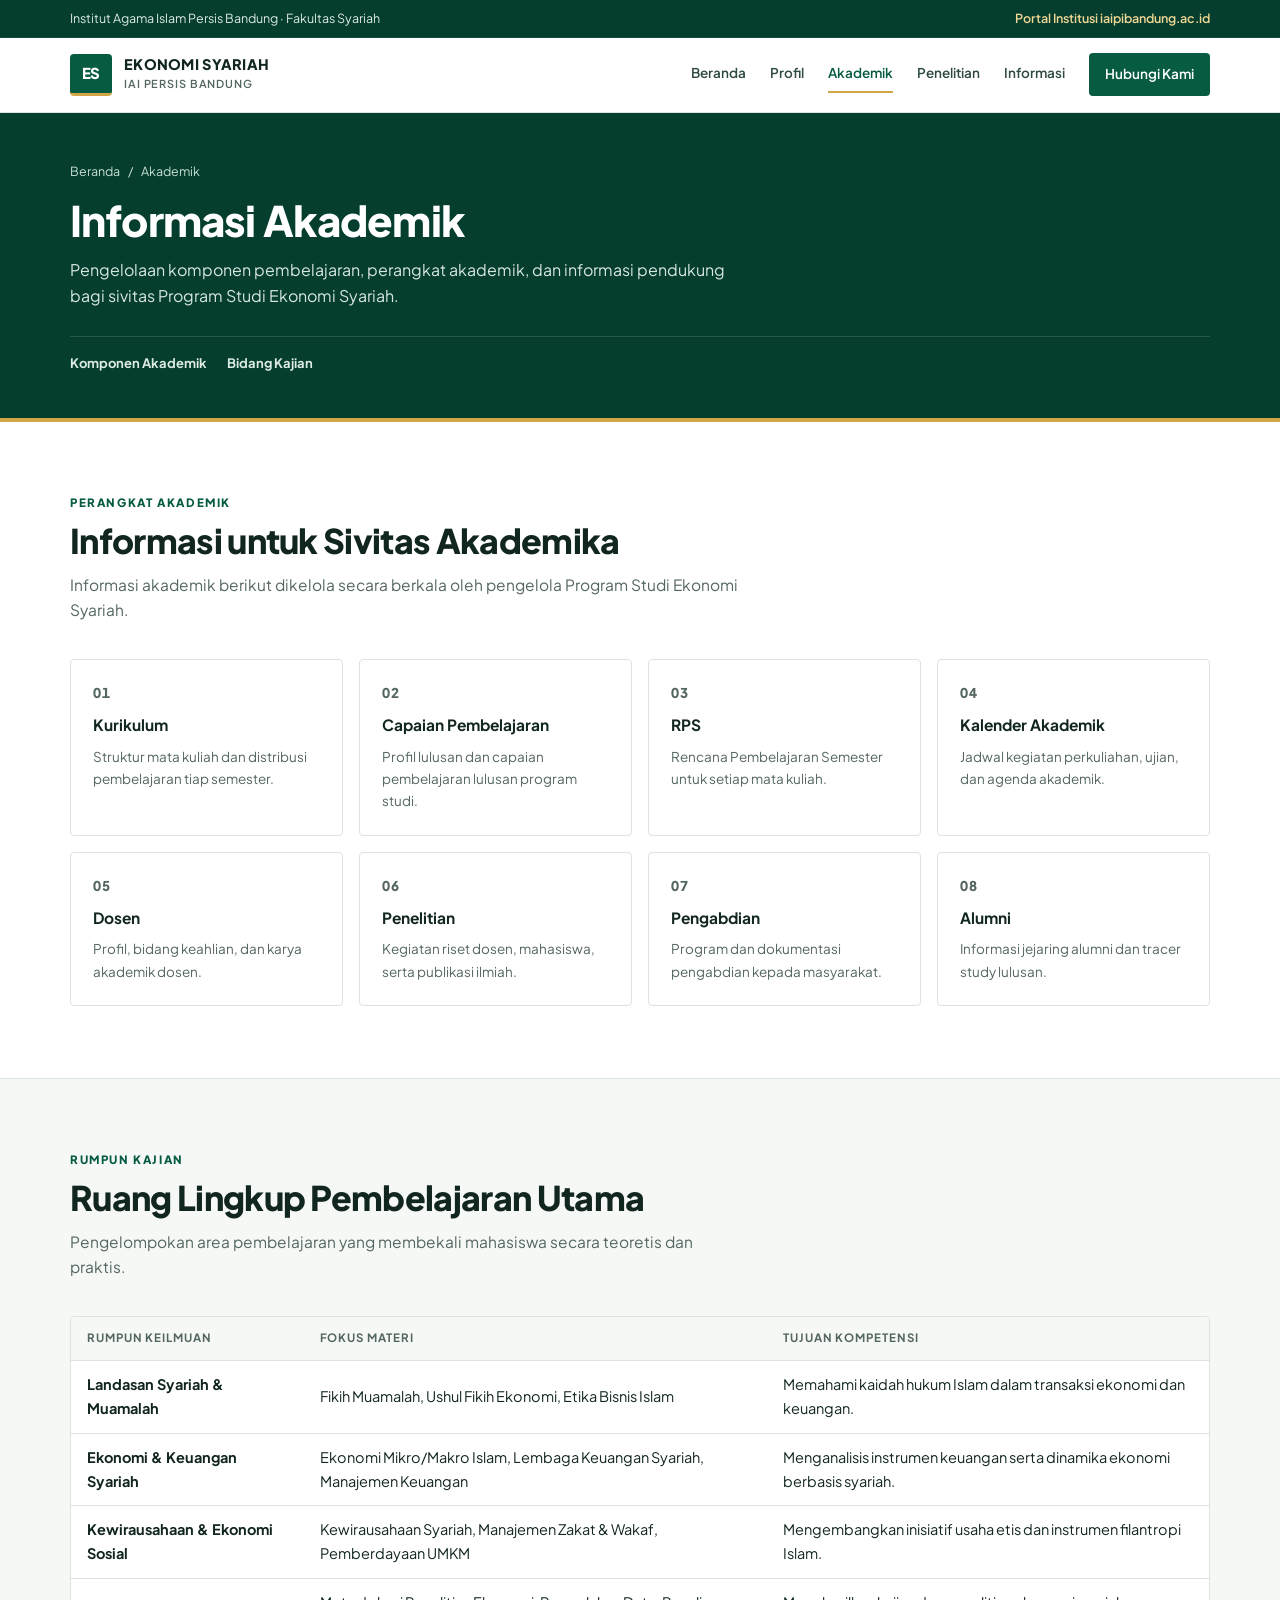
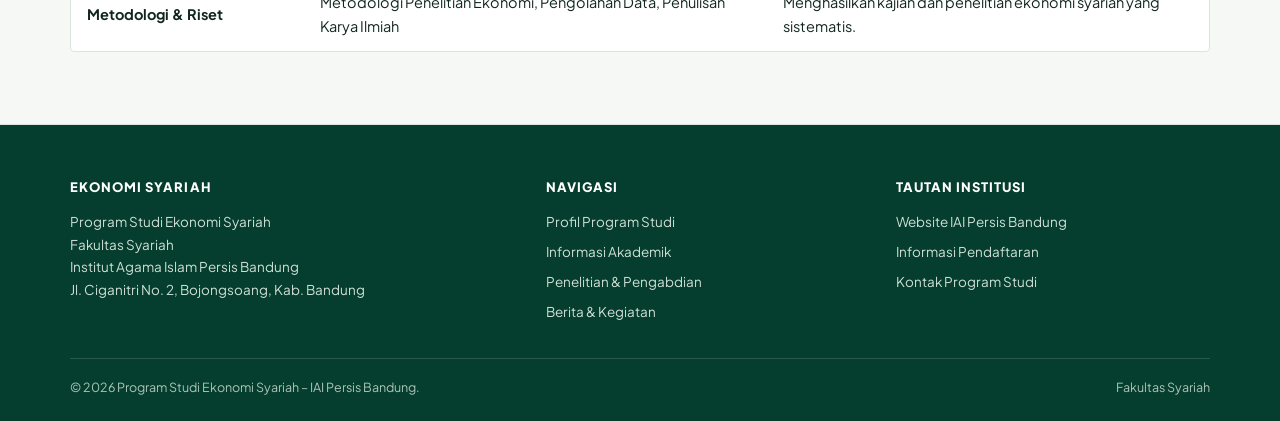
<file: akademik.html>
<!DOCTYPE html>
<html lang="id">
<head>
  <meta charset="UTF-8">
  <meta name="viewport" content="width=device-width, initial-scale=1.0">
  <meta name="description" content="Informasi Akademik Program Studi Ekonomi Syariah IAI Persis Bandung.">
  <title>Akademik | Ekonomi Syariah IAI Persis Bandung</title>
  <link rel="preconnect" href="https://fonts.googleapis.com">
  <link rel="preconnect" href="https://fonts.gstatic.com" crossorigin>
  <link rel="stylesheet" href="https://fonts.googleapis.com/css2?family=Plus+Jakarta+Sans:wght@400;500;600;700;800&display=swap">
  <style>
:root {
  --bg: #ffffff;
  --surface: #f6f8f6;
  --surface-alt: #ebf2ee;
  --green: #075b43;
  --green-dark: #053e2e;
  --green-hover: #0a6e52;
  --gold: #d2a647;
  --gold-ink: #172e25;
  --ink: #122620;
  --muted: #53665f;
  --border: #dce4df;
  --border-strong: #c2d0c8;
  --radius: 4px;
  --radius-sm: 2px;
  --font: "Plus Jakarta Sans", system-ui, -apple-system, "Segoe UI", Roboto, Arial, sans-serif;
}

*,
*::before,
*::after {
  box-sizing: border-box;
}

html {
  scroll-behavior: smooth;
}

body {
  margin: 0;
  font-family: var(--font);
  color: var(--ink);
  background: var(--bg);
  line-height: 1.65;
  font-size: 16px;
  -webkit-font-smoothing: antialiased;
}

img {
  max-width: 100%;
  display: block;
}

a {
  color: inherit;
  text-decoration: none;
}

a:focus-visible,
button:focus-visible,
input:focus-visible,
select:focus-visible,
textarea:focus-visible {
  outline: 2px solid var(--gold);
  outline-offset: 2px;
}

.skip-link {
  position: absolute;
  left: -9999px;
  top: 8px;
  background: var(--gold);
  color: var(--gold-ink);
  padding: 8px 14px;
  font-size: 13px;
  font-weight: 700;
  border-radius: var(--radius-sm);
  z-index: 100;
}

.skip-link:focus {
  left: 12px;
}

.container {
  width: min(1140px, calc(100% - 40px));
  margin-inline: auto;
}

/* Topbar */
.topbar {
  background: var(--green-dark);
  color: #dcebe3;
  font-size: 12.5px;
  border-bottom: 1px solid rgba(255, 255, 255, 0.08);
}

.topbar-inner {
  display: flex;
  justify-content: space-between;
  align-items: center;
  gap: 12px;
  padding: 8px 0;
  flex-wrap: wrap;
}

.topbar a {
  color: #f0d794;
  font-weight: 600;
}

.topbar a:hover {
  text-decoration: underline;
}

/* Header & Navigation */
.site-header {
  position: sticky;
  top: 0;
  z-index: 30;
  background: var(--bg);
  border-bottom: 1px solid var(--border);
}

.nav-bar {
  display: flex;
  align-items: center;
  justify-content: space-between;
  gap: 24px;
  min-height: 74px;
}

.brand {
  display: inline-flex;
  align-items: center;
  gap: 12px;
  flex-shrink: 0;
}

.brand-mark {
  width: 42px;
  height: 42px;
  border-radius: var(--radius);
  background: var(--green);
  color: #ffffff;
  display: grid;
  place-items: center;
  font-weight: 800;
  font-size: 15px;
  letter-spacing: -0.03em;
  border-bottom: 3px solid var(--gold);
}

.brand-text strong {
  display: block;
  font-size: 14.5px;
  font-weight: 800;
  letter-spacing: 0.02em;
  line-height: 1.2;
  color: var(--ink);
}

.brand-text small {
  display: block;
  font-size: 11px;
  font-weight: 600;
  letter-spacing: 0.08em;
  text-transform: uppercase;
  color: var(--muted);
  margin-top: 2px;
}

.nav-menu {
  display: flex;
  align-items: center;
  gap: 24px;
}

.nav-menu a {
  font-size: 13.5px;
  font-weight: 600;
  color: #2f4b41;
  padding: 6px 0;
  border-bottom: 2px solid transparent;
  transition: color 0.15s ease, border-color 0.15s ease;
}

.nav-menu a:hover,
.nav-menu a[aria-current="page"] {
  color: var(--green);
  border-bottom-color: var(--gold);
}

.nav-menu a.nav-cta {
  background: var(--green);
  color: #ffffff;
  padding: 10px 16px;
  border-radius: var(--radius);
  border-bottom: 0;
}

.nav-menu a.nav-cta:hover {
  background: var(--green-hover);
  color: #ffffff;
}

.nav-toggle {
  display: none;
  align-items: center;
  justify-content: center;
  width: 42px;
  height: 42px;
  padding: 0;
  background: var(--bg);
  border: 1px solid var(--border-strong);
  border-radius: var(--radius);
  color: var(--green);
  cursor: pointer;
}

.nav-toggle svg {
  width: 20px;
  height: 20px;
}

/* Buttons */
.btn {
  display: inline-flex;
  align-items: center;
  justify-content: center;
  gap: 8px;
  padding: 12px 20px;
  border-radius: var(--radius);
  font-size: 14px;
  font-weight: 700;
  border: 1px solid transparent;
  cursor: pointer;
  transition: background-color 0.15s ease, border-color 0.15s ease, color 0.15s ease;
}

.btn-gold {
  background: var(--gold);
  color: var(--gold-ink);
}

.btn-gold:hover {
  background: #c59836;
}

.btn-primary {
  background: var(--green);
  color: #ffffff;
}

.btn-primary:hover {
  background: var(--green-hover);
}

.btn-outline-light {
  background: transparent;
  color: #ffffff;
  border-color: rgba(255, 255, 255, 0.45);
}

.btn-outline-light:hover {
  background: rgba(255, 255, 255, 0.08);
  border-color: #ffffff;
}

.btn-outline {
  background: transparent;
  color: var(--green);
  border-color: var(--green);
}

.btn-outline:hover {
  background: var(--surface-alt);
}

/* Hero */
.hero {
  background: var(--green-dark);
  color: #ffffff;
  padding: 72px 0;
  border-bottom: 4px solid var(--gold);
}

.hero-grid {
  display: grid;
  grid-template-columns: 1.25fr 0.75fr;
  gap: 44px;
  align-items: center;
}

.eyebrow {
  display: inline-block;
  font-size: 11.5px;
  font-weight: 700;
  letter-spacing: 0.14em;
  text-transform: uppercase;
  color: #efd287;
  margin-bottom: 14px;
}

.hero h1 {
  font-size: clamp(30px, 4.2vw, 48px);
  line-height: 1.15;
  letter-spacing: -0.025em;
  margin: 0 0 18px;
  font-weight: 800;
}

.hero-lead {
  font-size: 16.5px;
  line-height: 1.7;
  color: #d7e7df;
  max-width: 600px;
  margin: 0 0 28px;
}

.actions {
  display: flex;
  gap: 12px;
  flex-wrap: wrap;
}

.hero-panel {
  background: #074c39;
  border: 1px solid rgba(255, 255, 255, 0.16);
  border-top: 3px solid var(--gold);
  border-radius: var(--radius);
  padding: 24px;
}

.hero-panel-head {
  font-size: 12px;
  font-weight: 700;
  letter-spacing: 0.12em;
  text-transform: uppercase;
  color: #efd287;
  padding-bottom: 14px;
  margin-bottom: 4px;
  border-bottom: 1px solid rgba(255, 255, 255, 0.14);
}

.hero-links {
  list-style: none;
  margin: 0;
  padding: 0;
}

.hero-links li {
  border-bottom: 1px solid rgba(255, 255, 255, 0.1);
}

.hero-links li:last-child {
  border-bottom: 0;
}

.hero-links a {
  display: flex;
  align-items: center;
  justify-content: space-between;
  gap: 14px;
  padding: 13px 0;
  color: #ffffff;
  transition: color 0.15s ease;
}

.hero-links a:hover {
  color: #efd287;
}

.hero-links b {
  display: block;
  font-size: 14px;
  font-weight: 700;
}

.hero-links span {
  display: block;
  font-size: 12.5px;
  color: #c5dcd1;
}

.hero-links .arrow {
  font-size: 16px;
  flex-shrink: 0;
  color: #efd287;
}

/* Inner Page Header */
.pagehead {
  background: var(--green-dark);
  color: #ffffff;
  padding: 48px 0 44px;
  border-bottom: 4px solid var(--gold);
}

.breadcrumb {
  display: flex;
  gap: 8px;
  flex-wrap: wrap;
  font-size: 12.5px;
  color: #c8dfd4;
  margin-bottom: 14px;
}

.breadcrumb a:hover {
  color: #efd287;
}

.pagehead h1 {
  font-size: clamp(28px, 3.6vw, 42px);
  line-height: 1.18;
  letter-spacing: -0.02em;
  margin: 0 0 12px;
  font-weight: 800;
}

.pagehead p {
  margin: 0;
  max-width: 660px;
  color: #d7e7df;
  font-size: 16px;
}

.page-tabs {
  display: flex;
  gap: 20px;
  flex-wrap: wrap;
  margin-top: 26px;
  padding-top: 16px;
  border-top: 1px solid rgba(255, 255, 255, 0.14);
}

.page-tabs a {
  font-size: 13px;
  font-weight: 700;
  color: #dcebe3;
}

.page-tabs a:hover {
  color: #efd287;
}

/* Sections */
.section {
  padding: 72px 0;
}

.section-surface {
  background: var(--surface);
  border-top: 1px solid var(--border);
  border-bottom: 1px solid var(--border);
}

.section-head {
  max-width: 680px;
  margin-bottom: 36px;
}

.section-head-split {
  display: flex;
  justify-content: space-between;
  align-items: flex-end;
  gap: 20px;
  flex-wrap: wrap;
  margin-bottom: 36px;
}

.section-head-split .section-head {
  margin-bottom: 0;
}

.kicker {
  font-size: 11.5px;
  font-weight: 800;
  letter-spacing: 0.14em;
  text-transform: uppercase;
  color: var(--green);
  margin-bottom: 8px;
}

.section-head h2,
.h2 {
  font-size: clamp(24px, 3vw, 34px);
  line-height: 1.2;
  letter-spacing: -0.02em;
  margin: 0 0 10px;
  color: var(--ink);
  font-weight: 800;
}

.section-head p {
  margin: 0;
  color: var(--muted);
  font-size: 15.5px;
}

/* Profil Split */
.about-grid {
  display: grid;
  grid-template-columns: 0.85fr 1.15fr;
  gap: 44px;
  align-items: start;
}

.identity-card {
  background: var(--surface);
  border: 1px solid var(--border);
  border-top: 3px solid var(--green);
  border-radius: var(--radius);
  padding: 26px;
}

.identity-card h3 {
  font-size: 17px;
  font-weight: 800;
  margin: 0 0 16px;
  color: var(--ink);
}

.identity-list {
  margin: 0;
  padding: 0;
  list-style: none;
}

.identity-list li {
  padding: 11px 0;
  border-top: 1px solid var(--border);
  font-size: 14px;
}

.identity-list span {
  display: block;
  font-size: 11.5px;
  font-weight: 700;
  text-transform: uppercase;
  letter-spacing: 0.08em;
  color: var(--muted);
  margin-bottom: 2px;
}

.identity-list strong,
.identity-list a {
  color: var(--ink);
  font-weight: 600;
}

.identity-list a:hover {
  color: var(--green);
  text-decoration: underline;
}

.about-copy p {
  color: var(--muted);
  margin: 0 0 16px;
}

.checklist {
  list-style: none;
  padding: 0;
  margin: 20px 0 26px;
  display: grid;
  gap: 10px;
}

.checklist li {
  display: flex;
  align-items: flex-start;
  gap: 10px;
  font-size: 15px;
  color: var(--ink);
}

.checklist svg {
  width: 18px;
  height: 18px;
  flex-shrink: 0;
  color: var(--green);
  margin-top: 3px;
}

/* Grids & Cards */
.grid-3 {
  display: grid;
  grid-template-columns: repeat(3, 1fr);
  gap: 20px;
}

.grid-4 {
  display: grid;
  grid-template-columns: repeat(4, 1fr);
  gap: 16px;
}

.grid-2 {
  display: grid;
  grid-template-columns: repeat(2, 1fr);
  gap: 24px;
}

.card {
  background: var(--bg);
  border: 1px solid var(--border);
  border-top: 3px solid var(--green);
  border-radius: var(--radius);
  padding: 24px;
  transition: border-color 0.15s ease;
}

.card:hover {
  border-color: var(--green);
}

.card-icon {
  width: 40px;
  height: 40px;
  border-radius: var(--radius);
  background: var(--surface-alt);
  color: var(--green);
  display: grid;
  place-items: center;
  margin-bottom: 16px;
}

.card-icon svg {
  width: 20px;
  height: 20px;
}

.card h3 {
  font-size: 16.5px;
  font-weight: 700;
  margin: 0 0 8px;
  color: var(--ink);
}

.card p {
  margin: 0;
  font-size: 14px;
  color: var(--muted);
}

/* Academic Cards */
.academic-card {
  background: var(--bg);
  border: 1px solid var(--border);
  border-radius: var(--radius);
  padding: 22px;
  display: flex;
  flex-direction: column;
  gap: 8px;
  transition: border-color 0.15s ease;
}

.academic-card:hover {
  border-color: var(--green);
}

.academic-num {
  font-size: 12px;
  font-weight: 800;
  letter-spacing: 0.08em;
  color: var(--green);
  font-variant-numeric: tabular-nums;
}

.academic-card b {
  font-size: 15.5px;
  font-weight: 700;
  color: var(--ink);
}

.academic-card span {
  font-size: 13.5px;
  color: var(--muted);
}

/* Editorial News Cards */
.news-card {
  background: var(--bg);
  border: 1px solid var(--border);
  border-radius: var(--radius);
  padding: 24px;
  display: flex;
  flex-direction: column;
  gap: 10px;
  transition: border-color 0.15s ease;
}

.news-card:hover {
  border-color: var(--green);
}

.tag {
  display: inline-block;
  align-self: flex-start;
  font-size: 11px;
  font-weight: 800;
  letter-spacing: 0.1em;
  text-transform: uppercase;
  color: var(--green);
  background: var(--surface-alt);
  padding: 4px 8px;
  border-radius: var(--radius-sm);
}

.news-card h3 {
  font-size: 17px;
  line-height: 1.38;
  margin: 2px 0 0;
  color: var(--ink);
}

.news-card p {
  margin: 0;
  font-size: 14px;
  color: var(--muted);
  flex: 1;
}

.news-link {
  font-size: 13px;
  font-weight: 700;
  color: var(--green);
  margin-top: 6px;
}

.news-link:hover {
  text-decoration: underline;
}

/* CTA Band */
.cta-band {
  background: var(--green);
  color: #ffffff;
  border-left: 5px solid var(--gold);
  border-radius: var(--radius);
  padding: 40px;
  display: flex;
  justify-content: space-between;
  align-items: center;
  gap: 24px;
}

.cta-band h2 {
  font-size: clamp(22px, 2.6vw, 28px);
  margin: 0 0 6px;
  line-height: 1.25;
}

.cta-band p {
  margin: 0;
  color: #dcebe3;
  font-size: 14.5px;
}

/* Contact Boxes */
.contact-box {
  background: var(--surface);
  border: 1px solid var(--border);
  border-radius: var(--radius);
  padding: 28px;
}

.contact-box h3 {
  font-size: 19px;
  margin: 0 0 6px;
}

.contact-sub {
  margin: 0 0 18px;
  font-size: 14px;
  color: var(--muted);
}

.contact-row {
  padding: 12px 0;
  border-top: 1px solid var(--border);
  font-size: 14.5px;
}

.contact-row b {
  display: block;
  font-size: 12px;
  text-transform: uppercase;
  letter-spacing: 0.08em;
  color: var(--muted);
  margin-bottom: 2px;
}

.contact-row a {
  color: var(--green);
  font-weight: 600;
}

.contact-row a:hover {
  text-decoration: underline;
}

/* Tables, Lists, Chips, Forms (Subpages) */
.table-wrap {
  overflow-x: auto;
  border: 1px solid var(--border);
  border-radius: var(--radius);
  background: var(--bg);
}

.data-table {
  width: 100%;
  border-collapse: collapse;
  font-size: 14.5px;
}

.data-table th {
  text-align: left;
  font-size: 11.5px;
  letter-spacing: 0.08em;
  text-transform: uppercase;
  color: var(--muted);
  background: var(--surface);
  padding: 12px 16px;
  border-bottom: 1px solid var(--border);
}

.data-table td {
  padding: 12px 16px;
  border-bottom: 1px solid var(--border);
}

.data-table tr:last-child td {
  border-bottom: 0;
}

.chips {
  display: flex;
  gap: 8px;
  flex-wrap: wrap;
  margin-bottom: 24px;
}

.chip {
  font-family: var(--font);
  font-size: 13px;
  font-weight: 700;
  padding: 8px 14px;
  border-radius: var(--radius);
  border: 1px solid var(--border-strong);
  background: var(--bg);
  color: var(--ink);
  cursor: pointer;
}

.chip[aria-pressed="true"] {
  background: var(--green);
  border-color: var(--green);
  color: #ffffff;
}

.is-hidden {
  display: none !important;
}

.misi-list {
  list-style: none;
  margin: 0;
  padding: 0;
  counter-reset: m;
}

.misi-list li {
  counter-increment: m;
  display: grid;
  grid-template-columns: 44px 1fr;
  gap: 14px;
  padding: 16px 0;
  border-bottom: 1px solid var(--border);
}

.misi-list li::before {
  content: counter(m, decimal-leading-zero);
  font-weight: 800;
  font-size: 18px;
  color: var(--green);
  font-variant-numeric: tabular-nums;
}

.visi-box {
  background: var(--surface-alt);
  border-left: 4px solid var(--green);
  border-radius: var(--radius);
  padding: 28px;
  margin-bottom: 32px;
}

.visi-box blockquote {
  margin: 0;
  font-size: clamp(19px, 2.2vw, 24px);
  font-weight: 700;
  line-height: 1.45;
  color: var(--green-dark);
}

.form-grid {
  display: grid;
  gap: 16px;
}

.field label {
  display: block;
  font-size: 13.5px;
  font-weight: 700;
  margin-bottom: 6px;
}

.field input,
.field select,
.field textarea {
  width: 100%;
  font-family: inherit;
  font-size: 15px;
  padding: 10px 12px;
  border: 1px solid var(--border-strong);
  border-radius: var(--radius);
  background: var(--bg);
  color: var(--ink);
}

.field .err {
  display: none;
  font-size: 12.5px;
  color: #b42318;
  margin-top: 4px;
}

.field.invalid input,
.field.invalid select,
.field.invalid textarea {
  border-color: #b42318;
}

.field.invalid .err {
  display: block;
}

.form-alert {
  display: none;
  padding: 12px 14px;
  border-radius: var(--radius);
  background: var(--surface-alt);
  border: 1px solid var(--green);
  color: var(--green-dark);
  font-size: 14px;
  font-weight: 600;
}

.faq-list details {
  border-bottom: 1px solid var(--border);
  padding: 16px 0;
}

.faq-list summary {
  cursor: pointer;
  font-weight: 700;
  font-size: 15.5px;
  list-style: none;
  display: flex;
  justify-content: space-between;
  gap: 12px;
}

.faq-list summary::after {
  content: "+";
  color: var(--green);
  font-weight: 800;
}

.faq-list details[open] summary::after {
  content: "-";
}

.faq-list details p {
  margin: 10px 0 0;
  font-size: 14.5px;
  color: var(--muted);
}

.article-prose {
  max-width: 740px;
}

.article-prose p {
  margin: 0 0 18px;
  color: var(--ink);
}

.article-prose h2 {
  margin: 32px 0 12px;
  font-size: 22px;
}

/* Footer */
.site-footer {
  background: var(--green-dark);
  color: #cfe0d7;
  padding: 52px 0 24px;
  font-size: 13.5px;
}

.footer-grid {
  display: grid;
  grid-template-columns: 1.4fr 1fr 1fr;
  gap: 36px;
}

.footer-grid h3 {
  color: #ffffff;
  font-size: 13px;
  font-weight: 800;
  letter-spacing: 0.08em;
  text-transform: uppercase;
  margin: 0 0 12px;
}

.footer-grid p {
  margin: 0;
  line-height: 1.7;
}

.footer-links {
  list-style: none;
  margin: 0;
  padding: 0;
  display: grid;
  gap: 8px;
}

.footer-links a:hover {
  color: var(--gold);
}

.copyright {
  border-top: 1px solid rgba(255, 255, 255, 0.14);
  margin-top: 34px;
  padding-top: 18px;
  font-size: 12.5px;
  color: #adc5b9;
  display: flex;
  justify-content: space-between;
  gap: 12px;
  flex-wrap: wrap;
}

/* Responsive Breakpoints */
@media (max-width: 960px) {
  .hero-grid,
  .about-grid {
    grid-template-columns: 1fr;
    gap: 28px;
  }

  .grid-3 {
    grid-template-columns: repeat(2, 1fr);
  }

  .grid-4 {
    grid-template-columns: repeat(2, 1fr);
  }
}

@media (max-width: 820px) {
  .nav-toggle {
    display: inline-flex;
  }

  .nav-menu {
    display: none;
    position: absolute;
    top: 100%;
    left: 0;
    right: 0;
    background: var(--bg);
    border-bottom: 1px solid var(--border);
    padding: 12px 20px 20px;
    flex-direction: column;
    align-items: stretch;
    gap: 4px;
  }

  .site-header.is-open .nav-menu {
    display: flex;
  }

  .nav-menu a {
    padding: 10px 4px;
    border-bottom: 1px solid var(--border);
  }

  .nav-menu a.nav-cta {
    margin-top: 8px;
    text-align: center;
    border-bottom: 0;
  }
}

@media (max-width: 680px) {
  .topbar {
    display: none;
  }

  .section {
    padding: 52px 0;
  }

  .hero {
    padding: 52px 0;
  }

  .grid-3,
  .grid-4,
  .grid-2,
  .footer-grid {
    grid-template-columns: 1fr;
  }

  .cta-band {
    padding: 28px 22px;
    flex-direction: column;
    align-items: flex-start;
  }
}
  </style>
</head>
<body>
  <a class="skip-link" href="#utama">Lewati ke konten utama</a>

  <div class="topbar">
    <div class="container topbar-inner">
      <span>Institut Agama Islam Persis Bandung · Fakultas Syariah</span>
      <a href="https://iaipibandung.ac.id" target="_blank" rel="noopener">Portal Institusi iaipibandung.ac.id</a>
    </div>
  </div>

  <header class="site-header">
    <div class="container nav-bar">
      <a class="brand" href="index.html">
        <span class="brand-mark" aria-hidden="true">ES</span>
        <span class="brand-text">
          <strong>EKONOMI SYARIAH</strong>
          <small>IAI Persis Bandung</small>
        </span>
      </a>
      <button class="nav-toggle" type="button" aria-expanded="false" aria-controls="nav-menu" aria-label="Buka menu navigasi">
        <svg viewBox="0 0 24 24" fill="none" stroke="currentColor" stroke-width="2" stroke-linecap="round" aria-hidden="true"><path d="M4 7h16M4 12h16M4 17h16"/></svg>
      </button>
      <nav class="nav-menu" id="nav-menu" aria-label="Navigasi utama">
        <a href="index.html">Beranda</a>
        <a href="profil.html">Profil</a>
        <a href="akademik.html" aria-current="page">Akademik</a>
        <a href="penelitian.html">Penelitian</a>
        <a href="berita.html">Informasi</a>
        <a href="kontak.html" class="nav-cta">Hubungi Kami</a>
      </nav>
    </div>
  </header>

  <main id="utama">
    <section class="pagehead">
      <div class="container">
        <nav class="breadcrumb" aria-label="Breadcrumb">
          <a href="index.html">Beranda</a><span aria-hidden="true">/</span><span>Akademik</span>
        </nav>
        <h1>Informasi Akademik</h1>
        <p>Pengelolaan komponen pembelajaran, perangkat akademik, dan informasi pendukung bagi sivitas Program Studi Ekonomi Syariah.</p>
        <div class="page-tabs">
          <a href="#komponen">Komponen Akademik</a>
          <a href="#fokus">Bidang Kajian</a>
        </div>
      </div>
    </section>

    <section class="section" id="komponen">
      <div class="container">
        <div class="section-head">
          <div class="kicker">Perangkat Akademik</div>
          <h2>Informasi untuk Sivitas Akademika</h2>
          <p>Informasi akademik berikut dikelola secara berkala oleh pengelola Program Studi Ekonomi Syariah.</p>
        </div>

        <div class="grid-4">
          <div class="academic-card"><span class="academic-num">01</span><b>Kurikulum</b><span>Struktur mata kuliah dan distribusi pembelajaran tiap semester.</span></div>
          <div class="academic-card"><span class="academic-num">02</span><b>Capaian Pembelajaran</b><span>Profil lulusan dan capaian pembelajaran lulusan program studi.</span></div>
          <div class="academic-card"><span class="academic-num">03</span><b>RPS</b><span>Rencana Pembelajaran Semester untuk setiap mata kuliah.</span></div>
          <div class="academic-card"><span class="academic-num">04</span><b>Kalender Akademik</b><span>Jadwal kegiatan perkuliahan, ujian, dan agenda akademik.</span></div>
          <div class="academic-card"><span class="academic-num">05</span><b>Dosen</b><span>Profil, bidang keahlian, dan karya akademik dosen.</span></div>
          <div class="academic-card"><span class="academic-num">06</span><b>Penelitian</b><span>Kegiatan riset dosen, mahasiswa, serta publikasi ilmiah.</span></div>
          <div class="academic-card"><span class="academic-num">07</span><b>Pengabdian</b><span>Program dan dokumentasi pengabdian kepada masyarakat.</span></div>
          <div class="academic-card"><span class="academic-num">08</span><b>Alumni</b><span>Informasi jejaring alumni dan tracer study lulusan.</span></div>
        </div>
      </div>
    </section>

    <section class="section section-surface" id="fokus">
      <div class="container">
        <div class="section-head">
          <div class="kicker">Rumpun Kajian</div>
          <h2>Ruang Lingkup Pembelajaran Utama</h2>
          <p>Pengelompokan area pembelajaran yang membekali mahasiswa secara teoretis dan praktis.</p>
        </div>
        <div class="table-wrap">
          <table class="data-table">
            <thead>
              <tr>
                <th>Rumpun Keilmuan</th>
                <th>Fokus Materi</th>
                <th>Tujuan Kompetensi</th>
              </tr>
            </thead>
            <tbody>
              <tr>
                <td><strong>Landasan Syariah &amp; Muamalah</strong></td>
                <td>Fikih Muamalah, Ushul Fikih Ekonomi, Etika Bisnis Islam</td>
                <td>Memahami kaidah hukum Islam dalam transaksi ekonomi dan keuangan.</td>
              </tr>
              <tr>
                <td><strong>Ekonomi &amp; Keuangan Syariah</strong></td>
                <td>Ekonomi Mikro/Makro Islam, Lembaga Keuangan Syariah, Manajemen Keuangan</td>
                <td>Menganalisis instrumen keuangan serta dinamika ekonomi berbasis syariah.</td>
              </tr>
              <tr>
                <td><strong>Kewirausahaan &amp; Ekonomi Sosial</strong></td>
                <td>Kewirausahaan Syariah, Manajemen Zakat &amp; Wakaf, Pemberdayaan UMKM</td>
                <td>Mengembangkan inisiatif usaha etis dan instrumen filantropi Islam.</td>
              </tr>
              <tr>
                <td><strong>Metodologi &amp; Riset</strong></td>
                <td>Metodologi Penelitian Ekonomi, Pengolahan Data, Penulisan Karya Ilmiah</td>
                <td>Menghasilkan kajian dan penelitian ekonomi syariah yang sistematis.</td>
              </tr>
            </tbody>
          </table>
        </div>
      </div>
    </section>
  </main>

  <footer class="site-footer">
    <div class="container">
      <div class="footer-grid">
        <div>
          <h3>Ekonomi Syariah</h3>
          <p>Program Studi Ekonomi Syariah<br>Fakultas Syariah<br>Institut Agama Islam Persis Bandung<br>Jl. Ciganitri No. 2, Bojongsoang, Kab. Bandung</p>
        </div>
        <div>
          <h3>Navigasi</h3>
          <ul class="footer-links">
            <li><a href="profil.html">Profil Program Studi</a></li>
            <li><a href="akademik.html">Informasi Akademik</a></li>
            <li><a href="penelitian.html">Penelitian &amp; Pengabdian</a></li>
            <li><a href="berita.html">Berita &amp; Kegiatan</a></li>
          </ul>
        </div>
        <div>
          <h3>Tautan Institusi</h3>
          <ul class="footer-links">
            <li><a href="https://iaipibandung.ac.id" target="_blank" rel="noopener">Website IAI Persis Bandung</a></li>
            <li><a href="pmb.html">Informasi Pendaftaran</a></li>
            <li><a href="kontak.html">Kontak Program Studi</a></li>
          </ul>
        </div>
      </div>
      <div class="copyright">
        <span>© <span id="year">2026</span> Program Studi Ekonomi Syariah – IAI Persis Bandung.</span>
        <span>Fakultas Syariah</span>
      </div>
    </div>
  </footer>
  <script>
document.addEventListener('DOMContentLoaded', function () {
  var yearEl = document.getElementById('year');
  if (yearEl) {
    yearEl.textContent = String(new Date().getFullYear());
  }

  var header = document.querySelector('.site-header');
  var toggle = document.querySelector('.nav-toggle');
  var menu = document.querySelector('.nav-menu');

  function closeMenu() {
    if (!header || !toggle) return;
    header.classList.remove('is-open');
    toggle.setAttribute('aria-expanded', 'false');
  }

  if (header && toggle && menu) {
    toggle.addEventListener('click', function () {
      var isOpen = header.classList.toggle('is-open');
      toggle.setAttribute('aria-expanded', String(isOpen));
    });

    menu.querySelectorAll('a').forEach(function (link) {
      link.addEventListener('click', closeMenu);
    });

    document.addEventListener('keydown', function (event) {
      if (event.key === 'Escape') {
        closeMenu();
      }
    });
  }

  document.querySelectorAll('[data-filter-group]').forEach(function (group) {
    var selector = group.getAttribute('data-filter-group');
    var items = selector ? document.querySelectorAll(selector) : [];
    group.querySelectorAll('.chip').forEach(function (chip) {
      chip.addEventListener('click', function () {
        group.querySelectorAll('.chip').forEach(function (btn) {
          btn.setAttribute('aria-pressed', 'false');
        });
        chip.setAttribute('aria-pressed', 'true');
        var filter = chip.getAttribute('data-filter') || 'all';
        items.forEach(function (item) {
          var cats = (item.getAttribute('data-cat') || '').split(/\s+/);
          item.classList.toggle('is-hidden', filter !== 'all' && cats.indexOf(filter) < 0);
        });
      });
    });
  });

  var form = document.querySelector('form[data-validate]');
  if (form) {
    form.addEventListener('submit', function (event) {
      event.preventDefault();
      var valid = true;
      form.querySelectorAll('[required]').forEach(function (el) {
        var field = el.closest('.field');
        var val = el.value.trim();
        var bad = !val || (el.type === 'email' && !/^[^@\s]+@[^@\s]+\.[^@\s]+$/.test(val));
        if (field) field.classList.toggle('invalid', bad);
        if (bad) valid = false;
      });
      var alertBox = form.querySelector('.form-alert');
      if (valid) {
        if (alertBox) alertBox.style.display = 'block';
        form.reset();
      } else {
        if (alertBox) alertBox.style.display = 'none';
        var firstInvalid = form.querySelector('.invalid input, .invalid select, .invalid textarea');
        if (firstInvalid) firstInvalid.focus();
      }
    });
  }
});
  </script>
</body>
</html>
</file>
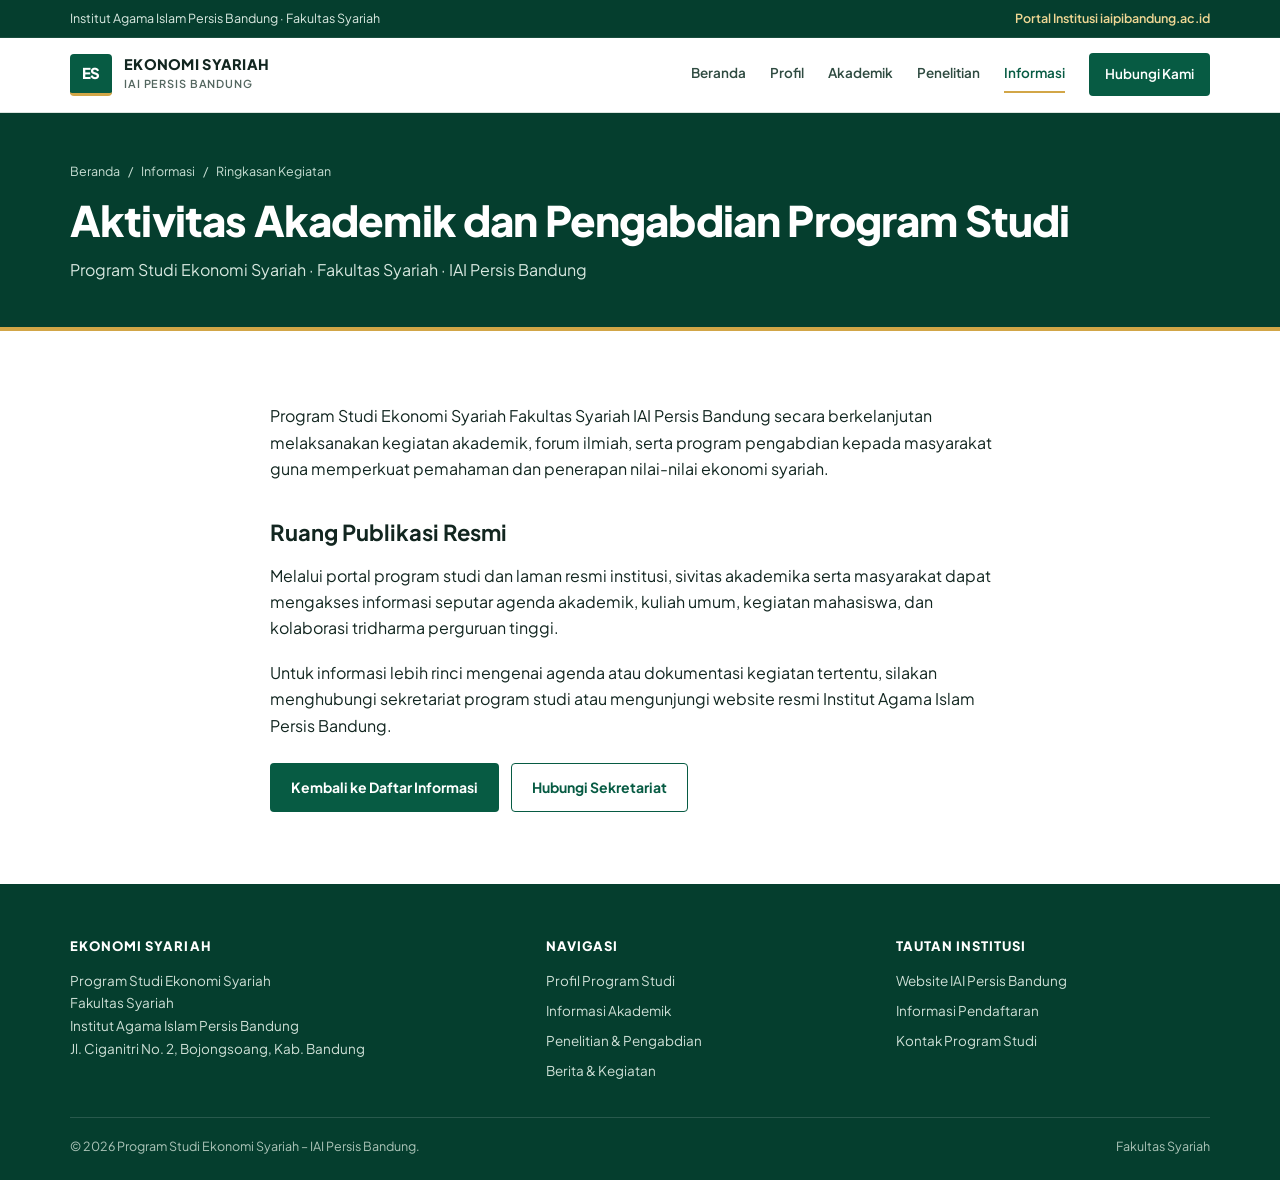
<file: berita-detail.html>
<!DOCTYPE html>
<html lang="id">
<head>
  <meta charset="UTF-8">
  <meta name="viewport" content="width=device-width, initial-scale=1.0">
  <meta name="description" content="Ringkasan Kegiatan Program Studi Ekonomi Syariah IAI Persis Bandung.">
  <title>Detail Informasi | Ekonomi Syariah IAI Persis Bandung</title>
  <link rel="preconnect" href="https://fonts.googleapis.com">
  <link rel="preconnect" href="https://fonts.gstatic.com" crossorigin>
  <link rel="stylesheet" href="https://fonts.googleapis.com/css2?family=Plus+Jakarta+Sans:wght@400;500;600;700;800&display=swap">
  <style>
:root {
  --bg: #ffffff;
  --surface: #f6f8f6;
  --surface-alt: #ebf2ee;
  --green: #075b43;
  --green-dark: #053e2e;
  --green-hover: #0a6e52;
  --gold: #d2a647;
  --gold-ink: #172e25;
  --ink: #122620;
  --muted: #53665f;
  --border: #dce4df;
  --border-strong: #c2d0c8;
  --radius: 4px;
  --radius-sm: 2px;
  --font: "Plus Jakarta Sans", system-ui, -apple-system, "Segoe UI", Roboto, Arial, sans-serif;
}

*,
*::before,
*::after {
  box-sizing: border-box;
}

html {
  scroll-behavior: smooth;
}

body {
  margin: 0;
  font-family: var(--font);
  color: var(--ink);
  background: var(--bg);
  line-height: 1.65;
  font-size: 16px;
  -webkit-font-smoothing: antialiased;
}

img {
  max-width: 100%;
  display: block;
}

a {
  color: inherit;
  text-decoration: none;
}

a:focus-visible,
button:focus-visible,
input:focus-visible,
select:focus-visible,
textarea:focus-visible {
  outline: 2px solid var(--gold);
  outline-offset: 2px;
}

.skip-link {
  position: absolute;
  left: -9999px;
  top: 8px;
  background: var(--gold);
  color: var(--gold-ink);
  padding: 8px 14px;
  font-size: 13px;
  font-weight: 700;
  border-radius: var(--radius-sm);
  z-index: 100;
}

.skip-link:focus {
  left: 12px;
}

.container {
  width: min(1140px, calc(100% - 40px));
  margin-inline: auto;
}

/* Topbar */
.topbar {
  background: var(--green-dark);
  color: #dcebe3;
  font-size: 12.5px;
  border-bottom: 1px solid rgba(255, 255, 255, 0.08);
}

.topbar-inner {
  display: flex;
  justify-content: space-between;
  align-items: center;
  gap: 12px;
  padding: 8px 0;
  flex-wrap: wrap;
}

.topbar a {
  color: #f0d794;
  font-weight: 600;
}

.topbar a:hover {
  text-decoration: underline;
}

/* Header & Navigation */
.site-header {
  position: sticky;
  top: 0;
  z-index: 30;
  background: var(--bg);
  border-bottom: 1px solid var(--border);
}

.nav-bar {
  display: flex;
  align-items: center;
  justify-content: space-between;
  gap: 24px;
  min-height: 74px;
}

.brand {
  display: inline-flex;
  align-items: center;
  gap: 12px;
  flex-shrink: 0;
}

.brand-mark {
  width: 42px;
  height: 42px;
  border-radius: var(--radius);
  background: var(--green);
  color: #ffffff;
  display: grid;
  place-items: center;
  font-weight: 800;
  font-size: 15px;
  letter-spacing: -0.03em;
  border-bottom: 3px solid var(--gold);
}

.brand-text strong {
  display: block;
  font-size: 14.5px;
  font-weight: 800;
  letter-spacing: 0.02em;
  line-height: 1.2;
  color: var(--ink);
}

.brand-text small {
  display: block;
  font-size: 11px;
  font-weight: 600;
  letter-spacing: 0.08em;
  text-transform: uppercase;
  color: var(--muted);
  margin-top: 2px;
}

.nav-menu {
  display: flex;
  align-items: center;
  gap: 24px;
}

.nav-menu a {
  font-size: 13.5px;
  font-weight: 600;
  color: #2f4b41;
  padding: 6px 0;
  border-bottom: 2px solid transparent;
  transition: color 0.15s ease, border-color 0.15s ease;
}

.nav-menu a:hover,
.nav-menu a[aria-current="page"] {
  color: var(--green);
  border-bottom-color: var(--gold);
}

.nav-menu a.nav-cta {
  background: var(--green);
  color: #ffffff;
  padding: 10px 16px;
  border-radius: var(--radius);
  border-bottom: 0;
}

.nav-menu a.nav-cta:hover {
  background: var(--green-hover);
  color: #ffffff;
}

.nav-toggle {
  display: none;
  align-items: center;
  justify-content: center;
  width: 42px;
  height: 42px;
  padding: 0;
  background: var(--bg);
  border: 1px solid var(--border-strong);
  border-radius: var(--radius);
  color: var(--green);
  cursor: pointer;
}

.nav-toggle svg {
  width: 20px;
  height: 20px;
}

/* Buttons */
.btn {
  display: inline-flex;
  align-items: center;
  justify-content: center;
  gap: 8px;
  padding: 12px 20px;
  border-radius: var(--radius);
  font-size: 14px;
  font-weight: 700;
  border: 1px solid transparent;
  cursor: pointer;
  transition: background-color 0.15s ease, border-color 0.15s ease, color 0.15s ease;
}

.btn-gold {
  background: var(--gold);
  color: var(--gold-ink);
}

.btn-gold:hover {
  background: #c59836;
}

.btn-primary {
  background: var(--green);
  color: #ffffff;
}

.btn-primary:hover {
  background: var(--green-hover);
}

.btn-outline-light {
  background: transparent;
  color: #ffffff;
  border-color: rgba(255, 255, 255, 0.45);
}

.btn-outline-light:hover {
  background: rgba(255, 255, 255, 0.08);
  border-color: #ffffff;
}

.btn-outline {
  background: transparent;
  color: var(--green);
  border-color: var(--green);
}

.btn-outline:hover {
  background: var(--surface-alt);
}

/* Hero */
.hero {
  background: var(--green-dark);
  color: #ffffff;
  padding: 72px 0;
  border-bottom: 4px solid var(--gold);
}

.hero-grid {
  display: grid;
  grid-template-columns: 1.25fr 0.75fr;
  gap: 44px;
  align-items: center;
}

.eyebrow {
  display: inline-block;
  font-size: 11.5px;
  font-weight: 700;
  letter-spacing: 0.14em;
  text-transform: uppercase;
  color: #efd287;
  margin-bottom: 14px;
}

.hero h1 {
  font-size: clamp(30px, 4.2vw, 48px);
  line-height: 1.15;
  letter-spacing: -0.025em;
  margin: 0 0 18px;
  font-weight: 800;
}

.hero-lead {
  font-size: 16.5px;
  line-height: 1.7;
  color: #d7e7df;
  max-width: 600px;
  margin: 0 0 28px;
}

.actions {
  display: flex;
  gap: 12px;
  flex-wrap: wrap;
}

.hero-panel {
  background: #074c39;
  border: 1px solid rgba(255, 255, 255, 0.16);
  border-top: 3px solid var(--gold);
  border-radius: var(--radius);
  padding: 24px;
}

.hero-panel-head {
  font-size: 12px;
  font-weight: 700;
  letter-spacing: 0.12em;
  text-transform: uppercase;
  color: #efd287;
  padding-bottom: 14px;
  margin-bottom: 4px;
  border-bottom: 1px solid rgba(255, 255, 255, 0.14);
}

.hero-links {
  list-style: none;
  margin: 0;
  padding: 0;
}

.hero-links li {
  border-bottom: 1px solid rgba(255, 255, 255, 0.1);
}

.hero-links li:last-child {
  border-bottom: 0;
}

.hero-links a {
  display: flex;
  align-items: center;
  justify-content: space-between;
  gap: 14px;
  padding: 13px 0;
  color: #ffffff;
  transition: color 0.15s ease;
}

.hero-links a:hover {
  color: #efd287;
}

.hero-links b {
  display: block;
  font-size: 14px;
  font-weight: 700;
}

.hero-links span {
  display: block;
  font-size: 12.5px;
  color: #c5dcd1;
}

.hero-links .arrow {
  font-size: 16px;
  flex-shrink: 0;
  color: #efd287;
}

/* Inner Page Header */
.pagehead {
  background: var(--green-dark);
  color: #ffffff;
  padding: 48px 0 44px;
  border-bottom: 4px solid var(--gold);
}

.breadcrumb {
  display: flex;
  gap: 8px;
  flex-wrap: wrap;
  font-size: 12.5px;
  color: #c8dfd4;
  margin-bottom: 14px;
}

.breadcrumb a:hover {
  color: #efd287;
}

.pagehead h1 {
  font-size: clamp(28px, 3.6vw, 42px);
  line-height: 1.18;
  letter-spacing: -0.02em;
  margin: 0 0 12px;
  font-weight: 800;
}

.pagehead p {
  margin: 0;
  max-width: 660px;
  color: #d7e7df;
  font-size: 16px;
}

.page-tabs {
  display: flex;
  gap: 20px;
  flex-wrap: wrap;
  margin-top: 26px;
  padding-top: 16px;
  border-top: 1px solid rgba(255, 255, 255, 0.14);
}

.page-tabs a {
  font-size: 13px;
  font-weight: 700;
  color: #dcebe3;
}

.page-tabs a:hover {
  color: #efd287;
}

/* Sections */
.section {
  padding: 72px 0;
}

.section-surface {
  background: var(--surface);
  border-top: 1px solid var(--border);
  border-bottom: 1px solid var(--border);
}

.section-head {
  max-width: 680px;
  margin-bottom: 36px;
}

.section-head-split {
  display: flex;
  justify-content: space-between;
  align-items: flex-end;
  gap: 20px;
  flex-wrap: wrap;
  margin-bottom: 36px;
}

.section-head-split .section-head {
  margin-bottom: 0;
}

.kicker {
  font-size: 11.5px;
  font-weight: 800;
  letter-spacing: 0.14em;
  text-transform: uppercase;
  color: var(--green);
  margin-bottom: 8px;
}

.section-head h2,
.h2 {
  font-size: clamp(24px, 3vw, 34px);
  line-height: 1.2;
  letter-spacing: -0.02em;
  margin: 0 0 10px;
  color: var(--ink);
  font-weight: 800;
}

.section-head p {
  margin: 0;
  color: var(--muted);
  font-size: 15.5px;
}

/* Profil Split */
.about-grid {
  display: grid;
  grid-template-columns: 0.85fr 1.15fr;
  gap: 44px;
  align-items: start;
}

.identity-card {
  background: var(--surface);
  border: 1px solid var(--border);
  border-top: 3px solid var(--green);
  border-radius: var(--radius);
  padding: 26px;
}

.identity-card h3 {
  font-size: 17px;
  font-weight: 800;
  margin: 0 0 16px;
  color: var(--ink);
}

.identity-list {
  margin: 0;
  padding: 0;
  list-style: none;
}

.identity-list li {
  padding: 11px 0;
  border-top: 1px solid var(--border);
  font-size: 14px;
}

.identity-list span {
  display: block;
  font-size: 11.5px;
  font-weight: 700;
  text-transform: uppercase;
  letter-spacing: 0.08em;
  color: var(--muted);
  margin-bottom: 2px;
}

.identity-list strong,
.identity-list a {
  color: var(--ink);
  font-weight: 600;
}

.identity-list a:hover {
  color: var(--green);
  text-decoration: underline;
}

.about-copy p {
  color: var(--muted);
  margin: 0 0 16px;
}

.checklist {
  list-style: none;
  padding: 0;
  margin: 20px 0 26px;
  display: grid;
  gap: 10px;
}

.checklist li {
  display: flex;
  align-items: flex-start;
  gap: 10px;
  font-size: 15px;
  color: var(--ink);
}

.checklist svg {
  width: 18px;
  height: 18px;
  flex-shrink: 0;
  color: var(--green);
  margin-top: 3px;
}

/* Grids & Cards */
.grid-3 {
  display: grid;
  grid-template-columns: repeat(3, 1fr);
  gap: 20px;
}

.grid-4 {
  display: grid;
  grid-template-columns: repeat(4, 1fr);
  gap: 16px;
}

.grid-2 {
  display: grid;
  grid-template-columns: repeat(2, 1fr);
  gap: 24px;
}

.card {
  background: var(--bg);
  border: 1px solid var(--border);
  border-top: 3px solid var(--green);
  border-radius: var(--radius);
  padding: 24px;
  transition: border-color 0.15s ease;
}

.card:hover {
  border-color: var(--green);
}

.card-icon {
  width: 40px;
  height: 40px;
  border-radius: var(--radius);
  background: var(--surface-alt);
  color: var(--green);
  display: grid;
  place-items: center;
  margin-bottom: 16px;
}

.card-icon svg {
  width: 20px;
  height: 20px;
}

.card h3 {
  font-size: 16.5px;
  font-weight: 700;
  margin: 0 0 8px;
  color: var(--ink);
}

.card p {
  margin: 0;
  font-size: 14px;
  color: var(--muted);
}

/* Academic Cards */
.academic-card {
  background: var(--bg);
  border: 1px solid var(--border);
  border-radius: var(--radius);
  padding: 22px;
  display: flex;
  flex-direction: column;
  gap: 8px;
  transition: border-color 0.15s ease;
}

.academic-card:hover {
  border-color: var(--green);
}

.academic-num {
  font-size: 12px;
  font-weight: 800;
  letter-spacing: 0.08em;
  color: var(--green);
  font-variant-numeric: tabular-nums;
}

.academic-card b {
  font-size: 15.5px;
  font-weight: 700;
  color: var(--ink);
}

.academic-card span {
  font-size: 13.5px;
  color: var(--muted);
}

/* Editorial News Cards */
.news-card {
  background: var(--bg);
  border: 1px solid var(--border);
  border-radius: var(--radius);
  padding: 24px;
  display: flex;
  flex-direction: column;
  gap: 10px;
  transition: border-color 0.15s ease;
}

.news-card:hover {
  border-color: var(--green);
}

.tag {
  display: inline-block;
  align-self: flex-start;
  font-size: 11px;
  font-weight: 800;
  letter-spacing: 0.1em;
  text-transform: uppercase;
  color: var(--green);
  background: var(--surface-alt);
  padding: 4px 8px;
  border-radius: var(--radius-sm);
}

.news-card h3 {
  font-size: 17px;
  line-height: 1.38;
  margin: 2px 0 0;
  color: var(--ink);
}

.news-card p {
  margin: 0;
  font-size: 14px;
  color: var(--muted);
  flex: 1;
}

.news-link {
  font-size: 13px;
  font-weight: 700;
  color: var(--green);
  margin-top: 6px;
}

.news-link:hover {
  text-decoration: underline;
}

/* CTA Band */
.cta-band {
  background: var(--green);
  color: #ffffff;
  border-left: 5px solid var(--gold);
  border-radius: var(--radius);
  padding: 40px;
  display: flex;
  justify-content: space-between;
  align-items: center;
  gap: 24px;
}

.cta-band h2 {
  font-size: clamp(22px, 2.6vw, 28px);
  margin: 0 0 6px;
  line-height: 1.25;
}

.cta-band p {
  margin: 0;
  color: #dcebe3;
  font-size: 14.5px;
}

/* Contact Boxes */
.contact-box {
  background: var(--surface);
  border: 1px solid var(--border);
  border-radius: var(--radius);
  padding: 28px;
}

.contact-box h3 {
  font-size: 19px;
  margin: 0 0 6px;
}

.contact-sub {
  margin: 0 0 18px;
  font-size: 14px;
  color: var(--muted);
}

.contact-row {
  padding: 12px 0;
  border-top: 1px solid var(--border);
  font-size: 14.5px;
}

.contact-row b {
  display: block;
  font-size: 12px;
  text-transform: uppercase;
  letter-spacing: 0.08em;
  color: var(--muted);
  margin-bottom: 2px;
}

.contact-row a {
  color: var(--green);
  font-weight: 600;
}

.contact-row a:hover {
  text-decoration: underline;
}

/* Tables, Lists, Chips, Forms (Subpages) */
.table-wrap {
  overflow-x: auto;
  border: 1px solid var(--border);
  border-radius: var(--radius);
  background: var(--bg);
}

.data-table {
  width: 100%;
  border-collapse: collapse;
  font-size: 14.5px;
}

.data-table th {
  text-align: left;
  font-size: 11.5px;
  letter-spacing: 0.08em;
  text-transform: uppercase;
  color: var(--muted);
  background: var(--surface);
  padding: 12px 16px;
  border-bottom: 1px solid var(--border);
}

.data-table td {
  padding: 12px 16px;
  border-bottom: 1px solid var(--border);
}

.data-table tr:last-child td {
  border-bottom: 0;
}

.chips {
  display: flex;
  gap: 8px;
  flex-wrap: wrap;
  margin-bottom: 24px;
}

.chip {
  font-family: var(--font);
  font-size: 13px;
  font-weight: 700;
  padding: 8px 14px;
  border-radius: var(--radius);
  border: 1px solid var(--border-strong);
  background: var(--bg);
  color: var(--ink);
  cursor: pointer;
}

.chip[aria-pressed="true"] {
  background: var(--green);
  border-color: var(--green);
  color: #ffffff;
}

.is-hidden {
  display: none !important;
}

.misi-list {
  list-style: none;
  margin: 0;
  padding: 0;
  counter-reset: m;
}

.misi-list li {
  counter-increment: m;
  display: grid;
  grid-template-columns: 44px 1fr;
  gap: 14px;
  padding: 16px 0;
  border-bottom: 1px solid var(--border);
}

.misi-list li::before {
  content: counter(m, decimal-leading-zero);
  font-weight: 800;
  font-size: 18px;
  color: var(--green);
  font-variant-numeric: tabular-nums;
}

.visi-box {
  background: var(--surface-alt);
  border-left: 4px solid var(--green);
  border-radius: var(--radius);
  padding: 28px;
  margin-bottom: 32px;
}

.visi-box blockquote {
  margin: 0;
  font-size: clamp(19px, 2.2vw, 24px);
  font-weight: 700;
  line-height: 1.45;
  color: var(--green-dark);
}

.form-grid {
  display: grid;
  gap: 16px;
}

.field label {
  display: block;
  font-size: 13.5px;
  font-weight: 700;
  margin-bottom: 6px;
}

.field input,
.field select,
.field textarea {
  width: 100%;
  font-family: inherit;
  font-size: 15px;
  padding: 10px 12px;
  border: 1px solid var(--border-strong);
  border-radius: var(--radius);
  background: var(--bg);
  color: var(--ink);
}

.field .err {
  display: none;
  font-size: 12.5px;
  color: #b42318;
  margin-top: 4px;
}

.field.invalid input,
.field.invalid select,
.field.invalid textarea {
  border-color: #b42318;
}

.field.invalid .err {
  display: block;
}

.form-alert {
  display: none;
  padding: 12px 14px;
  border-radius: var(--radius);
  background: var(--surface-alt);
  border: 1px solid var(--green);
  color: var(--green-dark);
  font-size: 14px;
  font-weight: 600;
}

.faq-list details {
  border-bottom: 1px solid var(--border);
  padding: 16px 0;
}

.faq-list summary {
  cursor: pointer;
  font-weight: 700;
  font-size: 15.5px;
  list-style: none;
  display: flex;
  justify-content: space-between;
  gap: 12px;
}

.faq-list summary::after {
  content: "+";
  color: var(--green);
  font-weight: 800;
}

.faq-list details[open] summary::after {
  content: "-";
}

.faq-list details p {
  margin: 10px 0 0;
  font-size: 14.5px;
  color: var(--muted);
}

.article-prose {
  max-width: 740px;
}

.article-prose p {
  margin: 0 0 18px;
  color: var(--ink);
}

.article-prose h2 {
  margin: 32px 0 12px;
  font-size: 22px;
}

/* Footer */
.site-footer {
  background: var(--green-dark);
  color: #cfe0d7;
  padding: 52px 0 24px;
  font-size: 13.5px;
}

.footer-grid {
  display: grid;
  grid-template-columns: 1.4fr 1fr 1fr;
  gap: 36px;
}

.footer-grid h3 {
  color: #ffffff;
  font-size: 13px;
  font-weight: 800;
  letter-spacing: 0.08em;
  text-transform: uppercase;
  margin: 0 0 12px;
}

.footer-grid p {
  margin: 0;
  line-height: 1.7;
}

.footer-links {
  list-style: none;
  margin: 0;
  padding: 0;
  display: grid;
  gap: 8px;
}

.footer-links a:hover {
  color: var(--gold);
}

.copyright {
  border-top: 1px solid rgba(255, 255, 255, 0.14);
  margin-top: 34px;
  padding-top: 18px;
  font-size: 12.5px;
  color: #adc5b9;
  display: flex;
  justify-content: space-between;
  gap: 12px;
  flex-wrap: wrap;
}

/* Responsive Breakpoints */
@media (max-width: 960px) {
  .hero-grid,
  .about-grid {
    grid-template-columns: 1fr;
    gap: 28px;
  }

  .grid-3 {
    grid-template-columns: repeat(2, 1fr);
  }

  .grid-4 {
    grid-template-columns: repeat(2, 1fr);
  }
}

@media (max-width: 820px) {
  .nav-toggle {
    display: inline-flex;
  }

  .nav-menu {
    display: none;
    position: absolute;
    top: 100%;
    left: 0;
    right: 0;
    background: var(--bg);
    border-bottom: 1px solid var(--border);
    padding: 12px 20px 20px;
    flex-direction: column;
    align-items: stretch;
    gap: 4px;
  }

  .site-header.is-open .nav-menu {
    display: flex;
  }

  .nav-menu a {
    padding: 10px 4px;
    border-bottom: 1px solid var(--border);
  }

  .nav-menu a.nav-cta {
    margin-top: 8px;
    text-align: center;
    border-bottom: 0;
  }
}

@media (max-width: 680px) {
  .topbar {
    display: none;
  }

  .section {
    padding: 52px 0;
  }

  .hero {
    padding: 52px 0;
  }

  .grid-3,
  .grid-4,
  .grid-2,
  .footer-grid {
    grid-template-columns: 1fr;
  }

  .cta-band {
    padding: 28px 22px;
    flex-direction: column;
    align-items: flex-start;
  }
}
  </style>
</head>
<body>
  <a class="skip-link" href="#utama">Lewati ke konten utama</a>

  <div class="topbar">
    <div class="container topbar-inner">
      <span>Institut Agama Islam Persis Bandung · Fakultas Syariah</span>
      <a href="https://iaipibandung.ac.id" target="_blank" rel="noopener">Portal Institusi iaipibandung.ac.id</a>
    </div>
  </div>

  <header class="site-header">
    <div class="container nav-bar">
      <a class="brand" href="index.html">
        <span class="brand-mark" aria-hidden="true">ES</span>
        <span class="brand-text">
          <strong>EKONOMI SYARIAH</strong>
          <small>IAI Persis Bandung</small>
        </span>
      </a>
      <button class="nav-toggle" type="button" aria-expanded="false" aria-controls="nav-menu" aria-label="Buka menu navigasi">
        <svg viewBox="0 0 24 24" fill="none" stroke="currentColor" stroke-width="2" stroke-linecap="round" aria-hidden="true"><path d="M4 7h16M4 12h16M4 17h16"/></svg>
      </button>
      <nav class="nav-menu" id="nav-menu" aria-label="Navigasi utama">
        <a href="index.html">Beranda</a>
        <a href="profil.html">Profil</a>
        <a href="akademik.html">Akademik</a>
        <a href="penelitian.html">Penelitian</a>
        <a href="berita.html" aria-current="page">Informasi</a>
        <a href="kontak.html" class="nav-cta">Hubungi Kami</a>
      </nav>
    </div>
  </header>

  <main id="utama">
    <section class="pagehead">
      <div class="container">
        <nav class="breadcrumb" aria-label="Breadcrumb">
          <a href="index.html">Beranda</a><span aria-hidden="true">/</span><a href="berita.html">Informasi</a><span aria-hidden="true">/</span><span>Ringkasan Kegiatan</span>
        </nav>
        <h1>Aktivitas Akademik dan Pengabdian Program Studi</h1>
        <p>Program Studi Ekonomi Syariah · Fakultas Syariah · IAI Persis Bandung</p>
      </div>
    </section>

    <section class="section">
      <div class="container article-prose">
        <p>Program Studi Ekonomi Syariah Fakultas Syariah IAI Persis Bandung secara berkelanjutan melaksanakan kegiatan akademik, forum ilmiah, serta program pengabdian kepada masyarakat guna memperkuat pemahaman dan penerapan nilai-nilai ekonomi syariah.</p>
        <h2>Ruang Publikasi Resmi</h2>
        <p>Melalui portal program studi dan laman resmi institusi, sivitas akademika serta masyarakat dapat mengakses informasi seputar agenda akademik, kuliah umum, kegiatan mahasiswa, dan kolaborasi tridharma perguruan tinggi.</p>
        <p>Untuk informasi lebih rinci mengenai agenda atau dokumentasi kegiatan tertentu, silakan menghubungi sekretariat program studi atau mengunjungi website resmi Institut Agama Islam Persis Bandung.</p>
        <div class="actions" style="margin-top:24px">
          <a class="btn btn-primary" href="berita.html">Kembali ke Daftar Informasi</a>
          <a class="btn btn-outline" href="kontak.html">Hubungi Sekretariat</a>
        </div>
      </div>
    </section>
  </main>

  <footer class="site-footer">
    <div class="container">
      <div class="footer-grid">
        <div>
          <h3>Ekonomi Syariah</h3>
          <p>Program Studi Ekonomi Syariah<br>Fakultas Syariah<br>Institut Agama Islam Persis Bandung<br>Jl. Ciganitri No. 2, Bojongsoang, Kab. Bandung</p>
        </div>
        <div>
          <h3>Navigasi</h3>
          <ul class="footer-links">
            <li><a href="profil.html">Profil Program Studi</a></li>
            <li><a href="akademik.html">Informasi Akademik</a></li>
            <li><a href="penelitian.html">Penelitian &amp; Pengabdian</a></li>
            <li><a href="berita.html">Berita &amp; Kegiatan</a></li>
          </ul>
        </div>
        <div>
          <h3>Tautan Institusi</h3>
          <ul class="footer-links">
            <li><a href="https://iaipibandung.ac.id" target="_blank" rel="noopener">Website IAI Persis Bandung</a></li>
            <li><a href="pmb.html">Informasi Pendaftaran</a></li>
            <li><a href="kontak.html">Kontak Program Studi</a></li>
          </ul>
        </div>
      </div>
      <div class="copyright">
        <span>© <span id="year">2026</span> Program Studi Ekonomi Syariah – IAI Persis Bandung.</span>
        <span>Fakultas Syariah</span>
      </div>
    </div>
  </footer>
  <script>
document.addEventListener('DOMContentLoaded', function () {
  var yearEl = document.getElementById('year');
  if (yearEl) {
    yearEl.textContent = String(new Date().getFullYear());
  }

  var header = document.querySelector('.site-header');
  var toggle = document.querySelector('.nav-toggle');
  var menu = document.querySelector('.nav-menu');

  function closeMenu() {
    if (!header || !toggle) return;
    header.classList.remove('is-open');
    toggle.setAttribute('aria-expanded', 'false');
  }

  if (header && toggle && menu) {
    toggle.addEventListener('click', function () {
      var isOpen = header.classList.toggle('is-open');
      toggle.setAttribute('aria-expanded', String(isOpen));
    });

    menu.querySelectorAll('a').forEach(function (link) {
      link.addEventListener('click', closeMenu);
    });

    document.addEventListener('keydown', function (event) {
      if (event.key === 'Escape') {
        closeMenu();
      }
    });
  }

  document.querySelectorAll('[data-filter-group]').forEach(function (group) {
    var selector = group.getAttribute('data-filter-group');
    var items = selector ? document.querySelectorAll(selector) : [];
    group.querySelectorAll('.chip').forEach(function (chip) {
      chip.addEventListener('click', function () {
        group.querySelectorAll('.chip').forEach(function (btn) {
          btn.setAttribute('aria-pressed', 'false');
        });
        chip.setAttribute('aria-pressed', 'true');
        var filter = chip.getAttribute('data-filter') || 'all';
        items.forEach(function (item) {
          var cats = (item.getAttribute('data-cat') || '').split(/\s+/);
          item.classList.toggle('is-hidden', filter !== 'all' && cats.indexOf(filter) < 0);
        });
      });
    });
  });

  var form = document.querySelector('form[data-validate]');
  if (form) {
    form.addEventListener('submit', function (event) {
      event.preventDefault();
      var valid = true;
      form.querySelectorAll('[required]').forEach(function (el) {
        var field = el.closest('.field');
        var val = el.value.trim();
        var bad = !val || (el.type === 'email' && !/^[^@\s]+@[^@\s]+\.[^@\s]+$/.test(val));
        if (field) field.classList.toggle('invalid', bad);
        if (bad) valid = false;
      });
      var alertBox = form.querySelector('.form-alert');
      if (valid) {
        if (alertBox) alertBox.style.display = 'block';
        form.reset();
      } else {
        if (alertBox) alertBox.style.display = 'none';
        var firstInvalid = form.querySelector('.invalid input, .invalid select, .invalid textarea');
        if (firstInvalid) firstInvalid.focus();
      }
    });
  }
});
  </script>
</body>
</html>
</file>
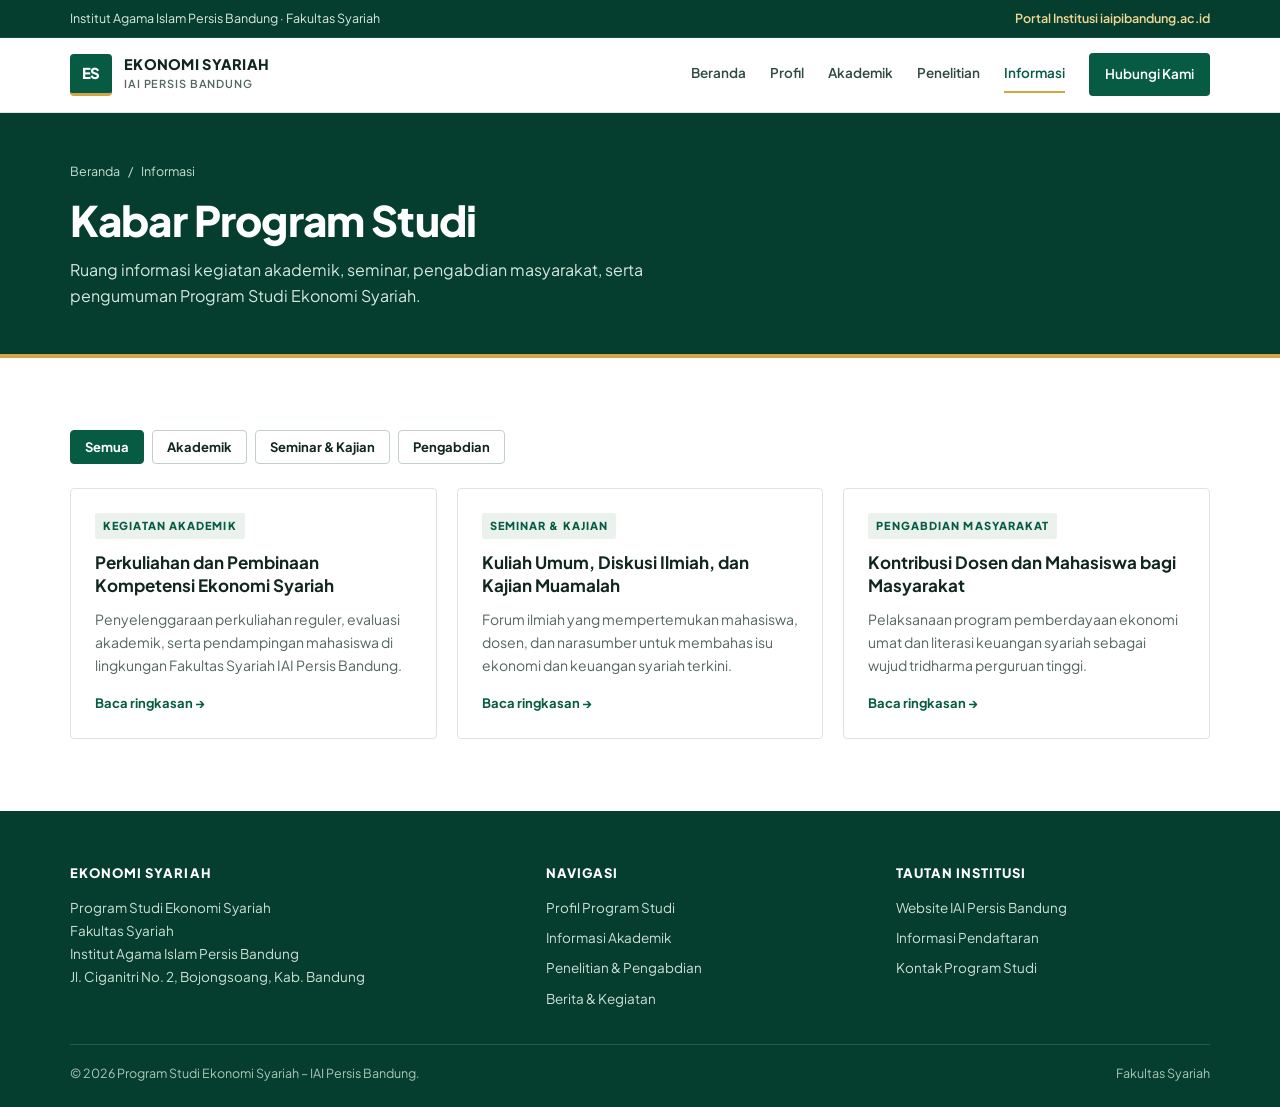
<file: berita.html>
<!DOCTYPE html>
<html lang="id">
<head>
  <meta charset="UTF-8">
  <meta name="viewport" content="width=device-width, initial-scale=1.0">
  <meta name="description" content="Berita dan Kegiatan Program Studi Ekonomi Syariah IAI Persis Bandung.">
  <title>Informasi &amp; Kegiatan | Ekonomi Syariah IAI Persis Bandung</title>
  <link rel="preconnect" href="https://fonts.googleapis.com">
  <link rel="preconnect" href="https://fonts.gstatic.com" crossorigin>
  <link rel="stylesheet" href="https://fonts.googleapis.com/css2?family=Plus+Jakarta+Sans:wght@400;500;600;700;800&display=swap">
  <style>
:root {
  --bg: #ffffff;
  --surface: #f6f8f6;
  --surface-alt: #ebf2ee;
  --green: #075b43;
  --green-dark: #053e2e;
  --green-hover: #0a6e52;
  --gold: #d2a647;
  --gold-ink: #172e25;
  --ink: #122620;
  --muted: #53665f;
  --border: #dce4df;
  --border-strong: #c2d0c8;
  --radius: 4px;
  --radius-sm: 2px;
  --font: "Plus Jakarta Sans", system-ui, -apple-system, "Segoe UI", Roboto, Arial, sans-serif;
}

*,
*::before,
*::after {
  box-sizing: border-box;
}

html {
  scroll-behavior: smooth;
}

body {
  margin: 0;
  font-family: var(--font);
  color: var(--ink);
  background: var(--bg);
  line-height: 1.65;
  font-size: 16px;
  -webkit-font-smoothing: antialiased;
}

img {
  max-width: 100%;
  display: block;
}

a {
  color: inherit;
  text-decoration: none;
}

a:focus-visible,
button:focus-visible,
input:focus-visible,
select:focus-visible,
textarea:focus-visible {
  outline: 2px solid var(--gold);
  outline-offset: 2px;
}

.skip-link {
  position: absolute;
  left: -9999px;
  top: 8px;
  background: var(--gold);
  color: var(--gold-ink);
  padding: 8px 14px;
  font-size: 13px;
  font-weight: 700;
  border-radius: var(--radius-sm);
  z-index: 100;
}

.skip-link:focus {
  left: 12px;
}

.container {
  width: min(1140px, calc(100% - 40px));
  margin-inline: auto;
}

/* Topbar */
.topbar {
  background: var(--green-dark);
  color: #dcebe3;
  font-size: 12.5px;
  border-bottom: 1px solid rgba(255, 255, 255, 0.08);
}

.topbar-inner {
  display: flex;
  justify-content: space-between;
  align-items: center;
  gap: 12px;
  padding: 8px 0;
  flex-wrap: wrap;
}

.topbar a {
  color: #f0d794;
  font-weight: 600;
}

.topbar a:hover {
  text-decoration: underline;
}

/* Header & Navigation */
.site-header {
  position: sticky;
  top: 0;
  z-index: 30;
  background: var(--bg);
  border-bottom: 1px solid var(--border);
}

.nav-bar {
  display: flex;
  align-items: center;
  justify-content: space-between;
  gap: 24px;
  min-height: 74px;
}

.brand {
  display: inline-flex;
  align-items: center;
  gap: 12px;
  flex-shrink: 0;
}

.brand-mark {
  width: 42px;
  height: 42px;
  border-radius: var(--radius);
  background: var(--green);
  color: #ffffff;
  display: grid;
  place-items: center;
  font-weight: 800;
  font-size: 15px;
  letter-spacing: -0.03em;
  border-bottom: 3px solid var(--gold);
}

.brand-text strong {
  display: block;
  font-size: 14.5px;
  font-weight: 800;
  letter-spacing: 0.02em;
  line-height: 1.2;
  color: var(--ink);
}

.brand-text small {
  display: block;
  font-size: 11px;
  font-weight: 600;
  letter-spacing: 0.08em;
  text-transform: uppercase;
  color: var(--muted);
  margin-top: 2px;
}

.nav-menu {
  display: flex;
  align-items: center;
  gap: 24px;
}

.nav-menu a {
  font-size: 13.5px;
  font-weight: 600;
  color: #2f4b41;
  padding: 6px 0;
  border-bottom: 2px solid transparent;
  transition: color 0.15s ease, border-color 0.15s ease;
}

.nav-menu a:hover,
.nav-menu a[aria-current="page"] {
  color: var(--green);
  border-bottom-color: var(--gold);
}

.nav-menu a.nav-cta {
  background: var(--green);
  color: #ffffff;
  padding: 10px 16px;
  border-radius: var(--radius);
  border-bottom: 0;
}

.nav-menu a.nav-cta:hover {
  background: var(--green-hover);
  color: #ffffff;
}

.nav-toggle {
  display: none;
  align-items: center;
  justify-content: center;
  width: 42px;
  height: 42px;
  padding: 0;
  background: var(--bg);
  border: 1px solid var(--border-strong);
  border-radius: var(--radius);
  color: var(--green);
  cursor: pointer;
}

.nav-toggle svg {
  width: 20px;
  height: 20px;
}

/* Buttons */
.btn {
  display: inline-flex;
  align-items: center;
  justify-content: center;
  gap: 8px;
  padding: 12px 20px;
  border-radius: var(--radius);
  font-size: 14px;
  font-weight: 700;
  border: 1px solid transparent;
  cursor: pointer;
  transition: background-color 0.15s ease, border-color 0.15s ease, color 0.15s ease;
}

.btn-gold {
  background: var(--gold);
  color: var(--gold-ink);
}

.btn-gold:hover {
  background: #c59836;
}

.btn-primary {
  background: var(--green);
  color: #ffffff;
}

.btn-primary:hover {
  background: var(--green-hover);
}

.btn-outline-light {
  background: transparent;
  color: #ffffff;
  border-color: rgba(255, 255, 255, 0.45);
}

.btn-outline-light:hover {
  background: rgba(255, 255, 255, 0.08);
  border-color: #ffffff;
}

.btn-outline {
  background: transparent;
  color: var(--green);
  border-color: var(--green);
}

.btn-outline:hover {
  background: var(--surface-alt);
}

/* Hero */
.hero {
  background: var(--green-dark);
  color: #ffffff;
  padding: 72px 0;
  border-bottom: 4px solid var(--gold);
}

.hero-grid {
  display: grid;
  grid-template-columns: 1.25fr 0.75fr;
  gap: 44px;
  align-items: center;
}

.eyebrow {
  display: inline-block;
  font-size: 11.5px;
  font-weight: 700;
  letter-spacing: 0.14em;
  text-transform: uppercase;
  color: #efd287;
  margin-bottom: 14px;
}

.hero h1 {
  font-size: clamp(30px, 4.2vw, 48px);
  line-height: 1.15;
  letter-spacing: -0.025em;
  margin: 0 0 18px;
  font-weight: 800;
}

.hero-lead {
  font-size: 16.5px;
  line-height: 1.7;
  color: #d7e7df;
  max-width: 600px;
  margin: 0 0 28px;
}

.actions {
  display: flex;
  gap: 12px;
  flex-wrap: wrap;
}

.hero-panel {
  background: #074c39;
  border: 1px solid rgba(255, 255, 255, 0.16);
  border-top: 3px solid var(--gold);
  border-radius: var(--radius);
  padding: 24px;
}

.hero-panel-head {
  font-size: 12px;
  font-weight: 700;
  letter-spacing: 0.12em;
  text-transform: uppercase;
  color: #efd287;
  padding-bottom: 14px;
  margin-bottom: 4px;
  border-bottom: 1px solid rgba(255, 255, 255, 0.14);
}

.hero-links {
  list-style: none;
  margin: 0;
  padding: 0;
}

.hero-links li {
  border-bottom: 1px solid rgba(255, 255, 255, 0.1);
}

.hero-links li:last-child {
  border-bottom: 0;
}

.hero-links a {
  display: flex;
  align-items: center;
  justify-content: space-between;
  gap: 14px;
  padding: 13px 0;
  color: #ffffff;
  transition: color 0.15s ease;
}

.hero-links a:hover {
  color: #efd287;
}

.hero-links b {
  display: block;
  font-size: 14px;
  font-weight: 700;
}

.hero-links span {
  display: block;
  font-size: 12.5px;
  color: #c5dcd1;
}

.hero-links .arrow {
  font-size: 16px;
  flex-shrink: 0;
  color: #efd287;
}

/* Inner Page Header */
.pagehead {
  background: var(--green-dark);
  color: #ffffff;
  padding: 48px 0 44px;
  border-bottom: 4px solid var(--gold);
}

.breadcrumb {
  display: flex;
  gap: 8px;
  flex-wrap: wrap;
  font-size: 12.5px;
  color: #c8dfd4;
  margin-bottom: 14px;
}

.breadcrumb a:hover {
  color: #efd287;
}

.pagehead h1 {
  font-size: clamp(28px, 3.6vw, 42px);
  line-height: 1.18;
  letter-spacing: -0.02em;
  margin: 0 0 12px;
  font-weight: 800;
}

.pagehead p {
  margin: 0;
  max-width: 660px;
  color: #d7e7df;
  font-size: 16px;
}

.page-tabs {
  display: flex;
  gap: 20px;
  flex-wrap: wrap;
  margin-top: 26px;
  padding-top: 16px;
  border-top: 1px solid rgba(255, 255, 255, 0.14);
}

.page-tabs a {
  font-size: 13px;
  font-weight: 700;
  color: #dcebe3;
}

.page-tabs a:hover {
  color: #efd287;
}

/* Sections */
.section {
  padding: 72px 0;
}

.section-surface {
  background: var(--surface);
  border-top: 1px solid var(--border);
  border-bottom: 1px solid var(--border);
}

.section-head {
  max-width: 680px;
  margin-bottom: 36px;
}

.section-head-split {
  display: flex;
  justify-content: space-between;
  align-items: flex-end;
  gap: 20px;
  flex-wrap: wrap;
  margin-bottom: 36px;
}

.section-head-split .section-head {
  margin-bottom: 0;
}

.kicker {
  font-size: 11.5px;
  font-weight: 800;
  letter-spacing: 0.14em;
  text-transform: uppercase;
  color: var(--green);
  margin-bottom: 8px;
}

.section-head h2,
.h2 {
  font-size: clamp(24px, 3vw, 34px);
  line-height: 1.2;
  letter-spacing: -0.02em;
  margin: 0 0 10px;
  color: var(--ink);
  font-weight: 800;
}

.section-head p {
  margin: 0;
  color: var(--muted);
  font-size: 15.5px;
}

/* Profil Split */
.about-grid {
  display: grid;
  grid-template-columns: 0.85fr 1.15fr;
  gap: 44px;
  align-items: start;
}

.identity-card {
  background: var(--surface);
  border: 1px solid var(--border);
  border-top: 3px solid var(--green);
  border-radius: var(--radius);
  padding: 26px;
}

.identity-card h3 {
  font-size: 17px;
  font-weight: 800;
  margin: 0 0 16px;
  color: var(--ink);
}

.identity-list {
  margin: 0;
  padding: 0;
  list-style: none;
}

.identity-list li {
  padding: 11px 0;
  border-top: 1px solid var(--border);
  font-size: 14px;
}

.identity-list span {
  display: block;
  font-size: 11.5px;
  font-weight: 700;
  text-transform: uppercase;
  letter-spacing: 0.08em;
  color: var(--muted);
  margin-bottom: 2px;
}

.identity-list strong,
.identity-list a {
  color: var(--ink);
  font-weight: 600;
}

.identity-list a:hover {
  color: var(--green);
  text-decoration: underline;
}

.about-copy p {
  color: var(--muted);
  margin: 0 0 16px;
}

.checklist {
  list-style: none;
  padding: 0;
  margin: 20px 0 26px;
  display: grid;
  gap: 10px;
}

.checklist li {
  display: flex;
  align-items: flex-start;
  gap: 10px;
  font-size: 15px;
  color: var(--ink);
}

.checklist svg {
  width: 18px;
  height: 18px;
  flex-shrink: 0;
  color: var(--green);
  margin-top: 3px;
}

/* Grids & Cards */
.grid-3 {
  display: grid;
  grid-template-columns: repeat(3, 1fr);
  gap: 20px;
}

.grid-4 {
  display: grid;
  grid-template-columns: repeat(4, 1fr);
  gap: 16px;
}

.grid-2 {
  display: grid;
  grid-template-columns: repeat(2, 1fr);
  gap: 24px;
}

.card {
  background: var(--bg);
  border: 1px solid var(--border);
  border-top: 3px solid var(--green);
  border-radius: var(--radius);
  padding: 24px;
  transition: border-color 0.15s ease;
}

.card:hover {
  border-color: var(--green);
}

.card-icon {
  width: 40px;
  height: 40px;
  border-radius: var(--radius);
  background: var(--surface-alt);
  color: var(--green);
  display: grid;
  place-items: center;
  margin-bottom: 16px;
}

.card-icon svg {
  width: 20px;
  height: 20px;
}

.card h3 {
  font-size: 16.5px;
  font-weight: 700;
  margin: 0 0 8px;
  color: var(--ink);
}

.card p {
  margin: 0;
  font-size: 14px;
  color: var(--muted);
}

/* Academic Cards */
.academic-card {
  background: var(--bg);
  border: 1px solid var(--border);
  border-radius: var(--radius);
  padding: 22px;
  display: flex;
  flex-direction: column;
  gap: 8px;
  transition: border-color 0.15s ease;
}

.academic-card:hover {
  border-color: var(--green);
}

.academic-num {
  font-size: 12px;
  font-weight: 800;
  letter-spacing: 0.08em;
  color: var(--green);
  font-variant-numeric: tabular-nums;
}

.academic-card b {
  font-size: 15.5px;
  font-weight: 700;
  color: var(--ink);
}

.academic-card span {
  font-size: 13.5px;
  color: var(--muted);
}

/* Editorial News Cards */
.news-card {
  background: var(--bg);
  border: 1px solid var(--border);
  border-radius: var(--radius);
  padding: 24px;
  display: flex;
  flex-direction: column;
  gap: 10px;
  transition: border-color 0.15s ease;
}

.news-card:hover {
  border-color: var(--green);
}

.tag {
  display: inline-block;
  align-self: flex-start;
  font-size: 11px;
  font-weight: 800;
  letter-spacing: 0.1em;
  text-transform: uppercase;
  color: var(--green);
  background: var(--surface-alt);
  padding: 4px 8px;
  border-radius: var(--radius-sm);
}

.news-card h3 {
  font-size: 17px;
  line-height: 1.38;
  margin: 2px 0 0;
  color: var(--ink);
}

.news-card p {
  margin: 0;
  font-size: 14px;
  color: var(--muted);
  flex: 1;
}

.news-link {
  font-size: 13px;
  font-weight: 700;
  color: var(--green);
  margin-top: 6px;
}

.news-link:hover {
  text-decoration: underline;
}

/* CTA Band */
.cta-band {
  background: var(--green);
  color: #ffffff;
  border-left: 5px solid var(--gold);
  border-radius: var(--radius);
  padding: 40px;
  display: flex;
  justify-content: space-between;
  align-items: center;
  gap: 24px;
}

.cta-band h2 {
  font-size: clamp(22px, 2.6vw, 28px);
  margin: 0 0 6px;
  line-height: 1.25;
}

.cta-band p {
  margin: 0;
  color: #dcebe3;
  font-size: 14.5px;
}

/* Contact Boxes */
.contact-box {
  background: var(--surface);
  border: 1px solid var(--border);
  border-radius: var(--radius);
  padding: 28px;
}

.contact-box h3 {
  font-size: 19px;
  margin: 0 0 6px;
}

.contact-sub {
  margin: 0 0 18px;
  font-size: 14px;
  color: var(--muted);
}

.contact-row {
  padding: 12px 0;
  border-top: 1px solid var(--border);
  font-size: 14.5px;
}

.contact-row b {
  display: block;
  font-size: 12px;
  text-transform: uppercase;
  letter-spacing: 0.08em;
  color: var(--muted);
  margin-bottom: 2px;
}

.contact-row a {
  color: var(--green);
  font-weight: 600;
}

.contact-row a:hover {
  text-decoration: underline;
}

/* Tables, Lists, Chips, Forms (Subpages) */
.table-wrap {
  overflow-x: auto;
  border: 1px solid var(--border);
  border-radius: var(--radius);
  background: var(--bg);
}

.data-table {
  width: 100%;
  border-collapse: collapse;
  font-size: 14.5px;
}

.data-table th {
  text-align: left;
  font-size: 11.5px;
  letter-spacing: 0.08em;
  text-transform: uppercase;
  color: var(--muted);
  background: var(--surface);
  padding: 12px 16px;
  border-bottom: 1px solid var(--border);
}

.data-table td {
  padding: 12px 16px;
  border-bottom: 1px solid var(--border);
}

.data-table tr:last-child td {
  border-bottom: 0;
}

.chips {
  display: flex;
  gap: 8px;
  flex-wrap: wrap;
  margin-bottom: 24px;
}

.chip {
  font-family: var(--font);
  font-size: 13px;
  font-weight: 700;
  padding: 8px 14px;
  border-radius: var(--radius);
  border: 1px solid var(--border-strong);
  background: var(--bg);
  color: var(--ink);
  cursor: pointer;
}

.chip[aria-pressed="true"] {
  background: var(--green);
  border-color: var(--green);
  color: #ffffff;
}

.is-hidden {
  display: none !important;
}

.misi-list {
  list-style: none;
  margin: 0;
  padding: 0;
  counter-reset: m;
}

.misi-list li {
  counter-increment: m;
  display: grid;
  grid-template-columns: 44px 1fr;
  gap: 14px;
  padding: 16px 0;
  border-bottom: 1px solid var(--border);
}

.misi-list li::before {
  content: counter(m, decimal-leading-zero);
  font-weight: 800;
  font-size: 18px;
  color: var(--green);
  font-variant-numeric: tabular-nums;
}

.visi-box {
  background: var(--surface-alt);
  border-left: 4px solid var(--green);
  border-radius: var(--radius);
  padding: 28px;
  margin-bottom: 32px;
}

.visi-box blockquote {
  margin: 0;
  font-size: clamp(19px, 2.2vw, 24px);
  font-weight: 700;
  line-height: 1.45;
  color: var(--green-dark);
}

.form-grid {
  display: grid;
  gap: 16px;
}

.field label {
  display: block;
  font-size: 13.5px;
  font-weight: 700;
  margin-bottom: 6px;
}

.field input,
.field select,
.field textarea {
  width: 100%;
  font-family: inherit;
  font-size: 15px;
  padding: 10px 12px;
  border: 1px solid var(--border-strong);
  border-radius: var(--radius);
  background: var(--bg);
  color: var(--ink);
}

.field .err {
  display: none;
  font-size: 12.5px;
  color: #b42318;
  margin-top: 4px;
}

.field.invalid input,
.field.invalid select,
.field.invalid textarea {
  border-color: #b42318;
}

.field.invalid .err {
  display: block;
}

.form-alert {
  display: none;
  padding: 12px 14px;
  border-radius: var(--radius);
  background: var(--surface-alt);
  border: 1px solid var(--green);
  color: var(--green-dark);
  font-size: 14px;
  font-weight: 600;
}

.faq-list details {
  border-bottom: 1px solid var(--border);
  padding: 16px 0;
}

.faq-list summary {
  cursor: pointer;
  font-weight: 700;
  font-size: 15.5px;
  list-style: none;
  display: flex;
  justify-content: space-between;
  gap: 12px;
}

.faq-list summary::after {
  content: "+";
  color: var(--green);
  font-weight: 800;
}

.faq-list details[open] summary::after {
  content: "-";
}

.faq-list details p {
  margin: 10px 0 0;
  font-size: 14.5px;
  color: var(--muted);
}

.article-prose {
  max-width: 740px;
}

.article-prose p {
  margin: 0 0 18px;
  color: var(--ink);
}

.article-prose h2 {
  margin: 32px 0 12px;
  font-size: 22px;
}

/* Footer */
.site-footer {
  background: var(--green-dark);
  color: #cfe0d7;
  padding: 52px 0 24px;
  font-size: 13.5px;
}

.footer-grid {
  display: grid;
  grid-template-columns: 1.4fr 1fr 1fr;
  gap: 36px;
}

.footer-grid h3 {
  color: #ffffff;
  font-size: 13px;
  font-weight: 800;
  letter-spacing: 0.08em;
  text-transform: uppercase;
  margin: 0 0 12px;
}

.footer-grid p {
  margin: 0;
  line-height: 1.7;
}

.footer-links {
  list-style: none;
  margin: 0;
  padding: 0;
  display: grid;
  gap: 8px;
}

.footer-links a:hover {
  color: var(--gold);
}

.copyright {
  border-top: 1px solid rgba(255, 255, 255, 0.14);
  margin-top: 34px;
  padding-top: 18px;
  font-size: 12.5px;
  color: #adc5b9;
  display: flex;
  justify-content: space-between;
  gap: 12px;
  flex-wrap: wrap;
}

/* Responsive Breakpoints */
@media (max-width: 960px) {
  .hero-grid,
  .about-grid {
    grid-template-columns: 1fr;
    gap: 28px;
  }

  .grid-3 {
    grid-template-columns: repeat(2, 1fr);
  }

  .grid-4 {
    grid-template-columns: repeat(2, 1fr);
  }
}

@media (max-width: 820px) {
  .nav-toggle {
    display: inline-flex;
  }

  .nav-menu {
    display: none;
    position: absolute;
    top: 100%;
    left: 0;
    right: 0;
    background: var(--bg);
    border-bottom: 1px solid var(--border);
    padding: 12px 20px 20px;
    flex-direction: column;
    align-items: stretch;
    gap: 4px;
  }

  .site-header.is-open .nav-menu {
    display: flex;
  }

  .nav-menu a {
    padding: 10px 4px;
    border-bottom: 1px solid var(--border);
  }

  .nav-menu a.nav-cta {
    margin-top: 8px;
    text-align: center;
    border-bottom: 0;
  }
}

@media (max-width: 680px) {
  .topbar {
    display: none;
  }

  .section {
    padding: 52px 0;
  }

  .hero {
    padding: 52px 0;
  }

  .grid-3,
  .grid-4,
  .grid-2,
  .footer-grid {
    grid-template-columns: 1fr;
  }

  .cta-band {
    padding: 28px 22px;
    flex-direction: column;
    align-items: flex-start;
  }
}
  </style>
</head>
<body>
  <a class="skip-link" href="#utama">Lewati ke konten utama</a>

  <div class="topbar">
    <div class="container topbar-inner">
      <span>Institut Agama Islam Persis Bandung · Fakultas Syariah</span>
      <a href="https://iaipibandung.ac.id" target="_blank" rel="noopener">Portal Institusi iaipibandung.ac.id</a>
    </div>
  </div>

  <header class="site-header">
    <div class="container nav-bar">
      <a class="brand" href="index.html">
        <span class="brand-mark" aria-hidden="true">ES</span>
        <span class="brand-text">
          <strong>EKONOMI SYARIAH</strong>
          <small>IAI Persis Bandung</small>
        </span>
      </a>
      <button class="nav-toggle" type="button" aria-expanded="false" aria-controls="nav-menu" aria-label="Buka menu navigasi">
        <svg viewBox="0 0 24 24" fill="none" stroke="currentColor" stroke-width="2" stroke-linecap="round" aria-hidden="true"><path d="M4 7h16M4 12h16M4 17h16"/></svg>
      </button>
      <nav class="nav-menu" id="nav-menu" aria-label="Navigasi utama">
        <a href="index.html">Beranda</a>
        <a href="profil.html">Profil</a>
        <a href="akademik.html">Akademik</a>
        <a href="penelitian.html">Penelitian</a>
        <a href="berita.html" aria-current="page">Informasi</a>
        <a href="kontak.html" class="nav-cta">Hubungi Kami</a>
      </nav>
    </div>
  </header>

  <main id="utama">
    <section class="pagehead">
      <div class="container">
        <nav class="breadcrumb" aria-label="Breadcrumb">
          <a href="index.html">Beranda</a><span aria-hidden="true">/</span><span>Informasi</span>
        </nav>
        <h1>Kabar Program Studi</h1>
        <p>Ruang informasi kegiatan akademik, seminar, pengabdian masyarakat, serta pengumuman Program Studi Ekonomi Syariah.</p>
      </div>
    </section>

    <section class="section">
      <div class="container">
        <div class="chips" role="group" aria-label="Filter kategori informasi" data-filter-group=".news-list .news-card">
          <button class="chip" type="button" aria-pressed="true" data-filter="all">Semua</button>
          <button class="chip" type="button" aria-pressed="false" data-filter="akademik">Akademik</button>
          <button class="chip" type="button" aria-pressed="false" data-filter="seminar">Seminar &amp; Kajian</button>
          <button class="chip" type="button" aria-pressed="false" data-filter="pengabdian">Pengabdian</button>
        </div>

        <div class="grid-3 news-list">
          <article class="news-card" data-cat="akademik">
            <span class="tag">Kegiatan Akademik</span>
            <h3>Perkuliahan dan Pembinaan Kompetensi Ekonomi Syariah</h3>
            <p>Penyelenggaraan perkuliahan reguler, evaluasi akademik, serta pendampingan mahasiswa di lingkungan Fakultas Syariah IAI Persis Bandung.</p>
            <a class="news-link" href="berita-detail.html">Baca ringkasan →</a>
          </article>

          <article class="news-card" data-cat="seminar">
            <span class="tag">Seminar &amp; Kajian</span>
            <h3>Kuliah Umum, Diskusi Ilmiah, dan Kajian Muamalah</h3>
            <p>Forum ilmiah yang mempertemukan mahasiswa, dosen, dan narasumber untuk membahas isu ekonomi dan keuangan syariah terkini.</p>
            <a class="news-link" href="berita-detail.html">Baca ringkasan →</a>
          </article>

          <article class="news-card" data-cat="pengabdian">
            <span class="tag">Pengabdian Masyarakat</span>
            <h3>Kontribusi Dosen dan Mahasiswa bagi Masyarakat</h3>
            <p>Pelaksanaan program pemberdayaan ekonomi umat dan literasi keuangan syariah sebagai wujud tridharma perguruan tinggi.</p>
            <a class="news-link" href="berita-detail.html">Baca ringkasan →</a>
          </article>
        </div>
      </div>
    </section>
  </main>

  <footer class="site-footer">
    <div class="container">
      <div class="footer-grid">
        <div>
          <h3>Ekonomi Syariah</h3>
          <p>Program Studi Ekonomi Syariah<br>Fakultas Syariah<br>Institut Agama Islam Persis Bandung<br>Jl. Ciganitri No. 2, Bojongsoang, Kab. Bandung</p>
        </div>
        <div>
          <h3>Navigasi</h3>
          <ul class="footer-links">
            <li><a href="profil.html">Profil Program Studi</a></li>
            <li><a href="akademik.html">Informasi Akademik</a></li>
            <li><a href="penelitian.html">Penelitian &amp; Pengabdian</a></li>
            <li><a href="berita.html">Berita &amp; Kegiatan</a></li>
          </ul>
        </div>
        <div>
          <h3>Tautan Institusi</h3>
          <ul class="footer-links">
            <li><a href="https://iaipibandung.ac.id" target="_blank" rel="noopener">Website IAI Persis Bandung</a></li>
            <li><a href="pmb.html">Informasi Pendaftaran</a></li>
            <li><a href="kontak.html">Kontak Program Studi</a></li>
          </ul>
        </div>
      </div>
      <div class="copyright">
        <span>© <span id="year">2026</span> Program Studi Ekonomi Syariah – IAI Persis Bandung.</span>
        <span>Fakultas Syariah</span>
      </div>
    </div>
  </footer>
  <script>
document.addEventListener('DOMContentLoaded', function () {
  var yearEl = document.getElementById('year');
  if (yearEl) {
    yearEl.textContent = String(new Date().getFullYear());
  }

  var header = document.querySelector('.site-header');
  var toggle = document.querySelector('.nav-toggle');
  var menu = document.querySelector('.nav-menu');

  function closeMenu() {
    if (!header || !toggle) return;
    header.classList.remove('is-open');
    toggle.setAttribute('aria-expanded', 'false');
  }

  if (header && toggle && menu) {
    toggle.addEventListener('click', function () {
      var isOpen = header.classList.toggle('is-open');
      toggle.setAttribute('aria-expanded', String(isOpen));
    });

    menu.querySelectorAll('a').forEach(function (link) {
      link.addEventListener('click', closeMenu);
    });

    document.addEventListener('keydown', function (event) {
      if (event.key === 'Escape') {
        closeMenu();
      }
    });
  }

  document.querySelectorAll('[data-filter-group]').forEach(function (group) {
    var selector = group.getAttribute('data-filter-group');
    var items = selector ? document.querySelectorAll(selector) : [];
    group.querySelectorAll('.chip').forEach(function (chip) {
      chip.addEventListener('click', function () {
        group.querySelectorAll('.chip').forEach(function (btn) {
          btn.setAttribute('aria-pressed', 'false');
        });
        chip.setAttribute('aria-pressed', 'true');
        var filter = chip.getAttribute('data-filter') || 'all';
        items.forEach(function (item) {
          var cats = (item.getAttribute('data-cat') || '').split(/\s+/);
          item.classList.toggle('is-hidden', filter !== 'all' && cats.indexOf(filter) < 0);
        });
      });
    });
  });

  var form = document.querySelector('form[data-validate]');
  if (form) {
    form.addEventListener('submit', function (event) {
      event.preventDefault();
      var valid = true;
      form.querySelectorAll('[required]').forEach(function (el) {
        var field = el.closest('.field');
        var val = el.value.trim();
        var bad = !val || (el.type === 'email' && !/^[^@\s]+@[^@\s]+\.[^@\s]+$/.test(val));
        if (field) field.classList.toggle('invalid', bad);
        if (bad) valid = false;
      });
      var alertBox = form.querySelector('.form-alert');
      if (valid) {
        if (alertBox) alertBox.style.display = 'block';
        form.reset();
      } else {
        if (alertBox) alertBox.style.display = 'none';
        var firstInvalid = form.querySelector('.invalid input, .invalid select, .invalid textarea');
        if (firstInvalid) firstInvalid.focus();
      }
    });
  }
});
  </script>
</body>
</html>
</file>
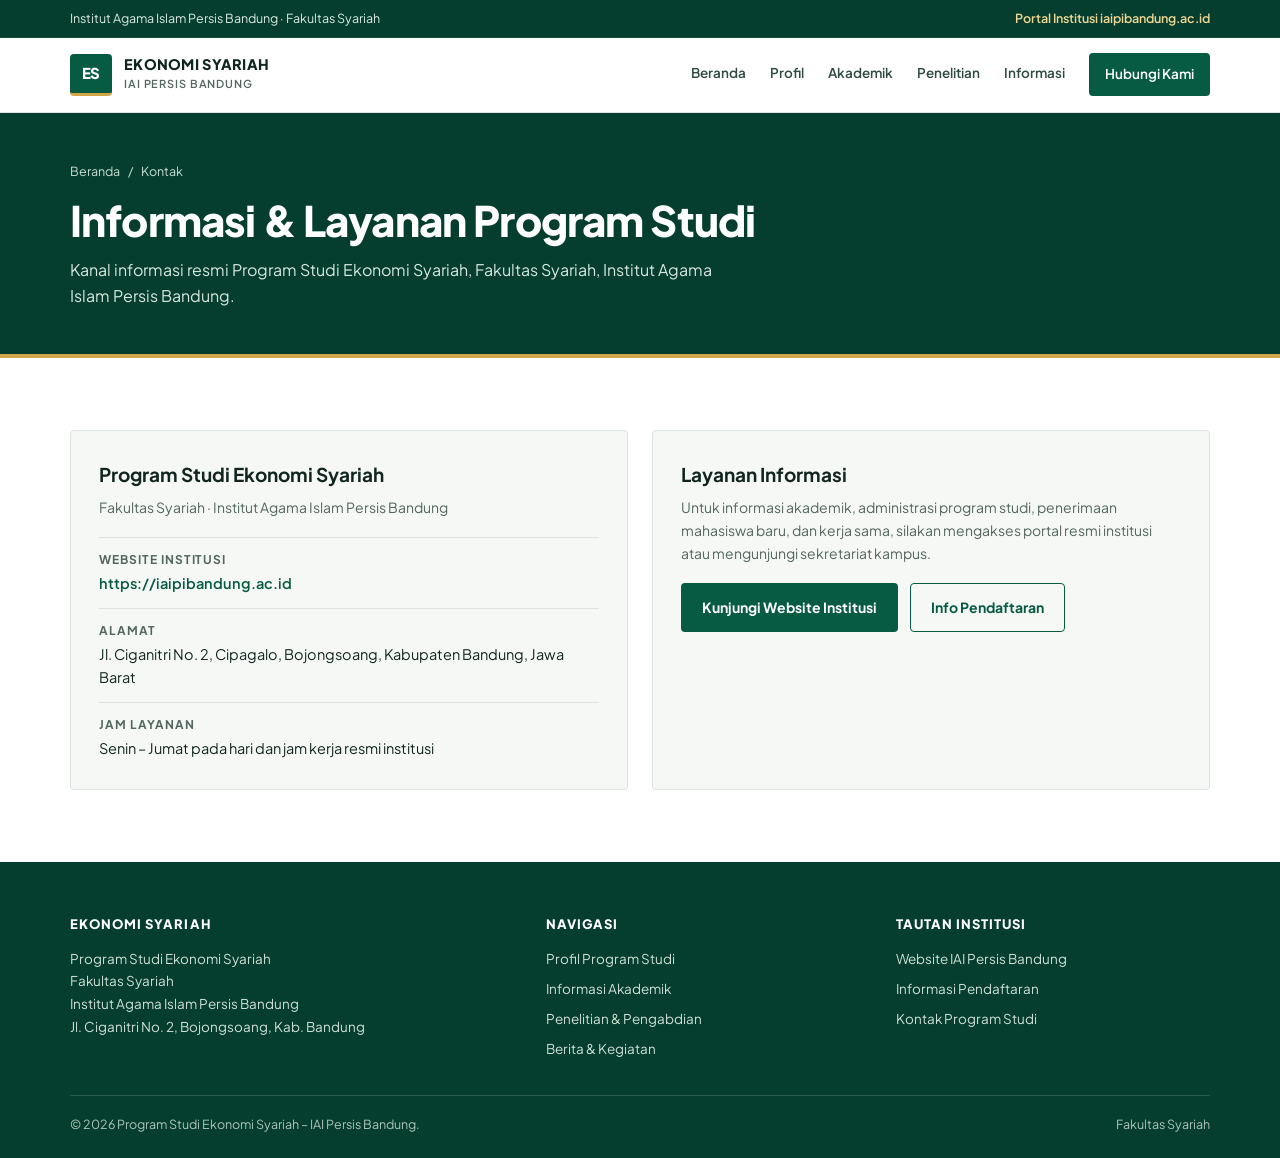
<file: kontak.html>
<!DOCTYPE html>
<html lang="id">
<head>
  <meta charset="UTF-8">
  <meta name="viewport" content="width=device-width, initial-scale=1.0">
  <meta name="description" content="Kontak dan Layanan Program Studi Ekonomi Syariah Fakultas Syariah IAI Persis Bandung.">
  <title>Kontak | Ekonomi Syariah IAI Persis Bandung</title>
  <link rel="preconnect" href="https://fonts.googleapis.com">
  <link rel="preconnect" href="https://fonts.gstatic.com" crossorigin>
  <link rel="stylesheet" href="https://fonts.googleapis.com/css2?family=Plus+Jakarta+Sans:wght@400;500;600;700;800&display=swap">
  <style>
:root {
  --bg: #ffffff;
  --surface: #f6f8f6;
  --surface-alt: #ebf2ee;
  --green: #075b43;
  --green-dark: #053e2e;
  --green-hover: #0a6e52;
  --gold: #d2a647;
  --gold-ink: #172e25;
  --ink: #122620;
  --muted: #53665f;
  --border: #dce4df;
  --border-strong: #c2d0c8;
  --radius: 4px;
  --radius-sm: 2px;
  --font: "Plus Jakarta Sans", system-ui, -apple-system, "Segoe UI", Roboto, Arial, sans-serif;
}

*,
*::before,
*::after {
  box-sizing: border-box;
}

html {
  scroll-behavior: smooth;
}

body {
  margin: 0;
  font-family: var(--font);
  color: var(--ink);
  background: var(--bg);
  line-height: 1.65;
  font-size: 16px;
  -webkit-font-smoothing: antialiased;
}

img {
  max-width: 100%;
  display: block;
}

a {
  color: inherit;
  text-decoration: none;
}

a:focus-visible,
button:focus-visible,
input:focus-visible,
select:focus-visible,
textarea:focus-visible {
  outline: 2px solid var(--gold);
  outline-offset: 2px;
}

.skip-link {
  position: absolute;
  left: -9999px;
  top: 8px;
  background: var(--gold);
  color: var(--gold-ink);
  padding: 8px 14px;
  font-size: 13px;
  font-weight: 700;
  border-radius: var(--radius-sm);
  z-index: 100;
}

.skip-link:focus {
  left: 12px;
}

.container {
  width: min(1140px, calc(100% - 40px));
  margin-inline: auto;
}

/* Topbar */
.topbar {
  background: var(--green-dark);
  color: #dcebe3;
  font-size: 12.5px;
  border-bottom: 1px solid rgba(255, 255, 255, 0.08);
}

.topbar-inner {
  display: flex;
  justify-content: space-between;
  align-items: center;
  gap: 12px;
  padding: 8px 0;
  flex-wrap: wrap;
}

.topbar a {
  color: #f0d794;
  font-weight: 600;
}

.topbar a:hover {
  text-decoration: underline;
}

/* Header & Navigation */
.site-header {
  position: sticky;
  top: 0;
  z-index: 30;
  background: var(--bg);
  border-bottom: 1px solid var(--border);
}

.nav-bar {
  display: flex;
  align-items: center;
  justify-content: space-between;
  gap: 24px;
  min-height: 74px;
}

.brand {
  display: inline-flex;
  align-items: center;
  gap: 12px;
  flex-shrink: 0;
}

.brand-mark {
  width: 42px;
  height: 42px;
  border-radius: var(--radius);
  background: var(--green);
  color: #ffffff;
  display: grid;
  place-items: center;
  font-weight: 800;
  font-size: 15px;
  letter-spacing: -0.03em;
  border-bottom: 3px solid var(--gold);
}

.brand-text strong {
  display: block;
  font-size: 14.5px;
  font-weight: 800;
  letter-spacing: 0.02em;
  line-height: 1.2;
  color: var(--ink);
}

.brand-text small {
  display: block;
  font-size: 11px;
  font-weight: 600;
  letter-spacing: 0.08em;
  text-transform: uppercase;
  color: var(--muted);
  margin-top: 2px;
}

.nav-menu {
  display: flex;
  align-items: center;
  gap: 24px;
}

.nav-menu a {
  font-size: 13.5px;
  font-weight: 600;
  color: #2f4b41;
  padding: 6px 0;
  border-bottom: 2px solid transparent;
  transition: color 0.15s ease, border-color 0.15s ease;
}

.nav-menu a:hover,
.nav-menu a[aria-current="page"] {
  color: var(--green);
  border-bottom-color: var(--gold);
}

.nav-menu a.nav-cta {
  background: var(--green);
  color: #ffffff;
  padding: 10px 16px;
  border-radius: var(--radius);
  border-bottom: 0;
}

.nav-menu a.nav-cta:hover {
  background: var(--green-hover);
  color: #ffffff;
}

.nav-toggle {
  display: none;
  align-items: center;
  justify-content: center;
  width: 42px;
  height: 42px;
  padding: 0;
  background: var(--bg);
  border: 1px solid var(--border-strong);
  border-radius: var(--radius);
  color: var(--green);
  cursor: pointer;
}

.nav-toggle svg {
  width: 20px;
  height: 20px;
}

/* Buttons */
.btn {
  display: inline-flex;
  align-items: center;
  justify-content: center;
  gap: 8px;
  padding: 12px 20px;
  border-radius: var(--radius);
  font-size: 14px;
  font-weight: 700;
  border: 1px solid transparent;
  cursor: pointer;
  transition: background-color 0.15s ease, border-color 0.15s ease, color 0.15s ease;
}

.btn-gold {
  background: var(--gold);
  color: var(--gold-ink);
}

.btn-gold:hover {
  background: #c59836;
}

.btn-primary {
  background: var(--green);
  color: #ffffff;
}

.btn-primary:hover {
  background: var(--green-hover);
}

.btn-outline-light {
  background: transparent;
  color: #ffffff;
  border-color: rgba(255, 255, 255, 0.45);
}

.btn-outline-light:hover {
  background: rgba(255, 255, 255, 0.08);
  border-color: #ffffff;
}

.btn-outline {
  background: transparent;
  color: var(--green);
  border-color: var(--green);
}

.btn-outline:hover {
  background: var(--surface-alt);
}

/* Hero */
.hero {
  background: var(--green-dark);
  color: #ffffff;
  padding: 72px 0;
  border-bottom: 4px solid var(--gold);
}

.hero-grid {
  display: grid;
  grid-template-columns: 1.25fr 0.75fr;
  gap: 44px;
  align-items: center;
}

.eyebrow {
  display: inline-block;
  font-size: 11.5px;
  font-weight: 700;
  letter-spacing: 0.14em;
  text-transform: uppercase;
  color: #efd287;
  margin-bottom: 14px;
}

.hero h1 {
  font-size: clamp(30px, 4.2vw, 48px);
  line-height: 1.15;
  letter-spacing: -0.025em;
  margin: 0 0 18px;
  font-weight: 800;
}

.hero-lead {
  font-size: 16.5px;
  line-height: 1.7;
  color: #d7e7df;
  max-width: 600px;
  margin: 0 0 28px;
}

.actions {
  display: flex;
  gap: 12px;
  flex-wrap: wrap;
}

.hero-panel {
  background: #074c39;
  border: 1px solid rgba(255, 255, 255, 0.16);
  border-top: 3px solid var(--gold);
  border-radius: var(--radius);
  padding: 24px;
}

.hero-panel-head {
  font-size: 12px;
  font-weight: 700;
  letter-spacing: 0.12em;
  text-transform: uppercase;
  color: #efd287;
  padding-bottom: 14px;
  margin-bottom: 4px;
  border-bottom: 1px solid rgba(255, 255, 255, 0.14);
}

.hero-links {
  list-style: none;
  margin: 0;
  padding: 0;
}

.hero-links li {
  border-bottom: 1px solid rgba(255, 255, 255, 0.1);
}

.hero-links li:last-child {
  border-bottom: 0;
}

.hero-links a {
  display: flex;
  align-items: center;
  justify-content: space-between;
  gap: 14px;
  padding: 13px 0;
  color: #ffffff;
  transition: color 0.15s ease;
}

.hero-links a:hover {
  color: #efd287;
}

.hero-links b {
  display: block;
  font-size: 14px;
  font-weight: 700;
}

.hero-links span {
  display: block;
  font-size: 12.5px;
  color: #c5dcd1;
}

.hero-links .arrow {
  font-size: 16px;
  flex-shrink: 0;
  color: #efd287;
}

/* Inner Page Header */
.pagehead {
  background: var(--green-dark);
  color: #ffffff;
  padding: 48px 0 44px;
  border-bottom: 4px solid var(--gold);
}

.breadcrumb {
  display: flex;
  gap: 8px;
  flex-wrap: wrap;
  font-size: 12.5px;
  color: #c8dfd4;
  margin-bottom: 14px;
}

.breadcrumb a:hover {
  color: #efd287;
}

.pagehead h1 {
  font-size: clamp(28px, 3.6vw, 42px);
  line-height: 1.18;
  letter-spacing: -0.02em;
  margin: 0 0 12px;
  font-weight: 800;
}

.pagehead p {
  margin: 0;
  max-width: 660px;
  color: #d7e7df;
  font-size: 16px;
}

.page-tabs {
  display: flex;
  gap: 20px;
  flex-wrap: wrap;
  margin-top: 26px;
  padding-top: 16px;
  border-top: 1px solid rgba(255, 255, 255, 0.14);
}

.page-tabs a {
  font-size: 13px;
  font-weight: 700;
  color: #dcebe3;
}

.page-tabs a:hover {
  color: #efd287;
}

/* Sections */
.section {
  padding: 72px 0;
}

.section-surface {
  background: var(--surface);
  border-top: 1px solid var(--border);
  border-bottom: 1px solid var(--border);
}

.section-head {
  max-width: 680px;
  margin-bottom: 36px;
}

.section-head-split {
  display: flex;
  justify-content: space-between;
  align-items: flex-end;
  gap: 20px;
  flex-wrap: wrap;
  margin-bottom: 36px;
}

.section-head-split .section-head {
  margin-bottom: 0;
}

.kicker {
  font-size: 11.5px;
  font-weight: 800;
  letter-spacing: 0.14em;
  text-transform: uppercase;
  color: var(--green);
  margin-bottom: 8px;
}

.section-head h2,
.h2 {
  font-size: clamp(24px, 3vw, 34px);
  line-height: 1.2;
  letter-spacing: -0.02em;
  margin: 0 0 10px;
  color: var(--ink);
  font-weight: 800;
}

.section-head p {
  margin: 0;
  color: var(--muted);
  font-size: 15.5px;
}

/* Profil Split */
.about-grid {
  display: grid;
  grid-template-columns: 0.85fr 1.15fr;
  gap: 44px;
  align-items: start;
}

.identity-card {
  background: var(--surface);
  border: 1px solid var(--border);
  border-top: 3px solid var(--green);
  border-radius: var(--radius);
  padding: 26px;
}

.identity-card h3 {
  font-size: 17px;
  font-weight: 800;
  margin: 0 0 16px;
  color: var(--ink);
}

.identity-list {
  margin: 0;
  padding: 0;
  list-style: none;
}

.identity-list li {
  padding: 11px 0;
  border-top: 1px solid var(--border);
  font-size: 14px;
}

.identity-list span {
  display: block;
  font-size: 11.5px;
  font-weight: 700;
  text-transform: uppercase;
  letter-spacing: 0.08em;
  color: var(--muted);
  margin-bottom: 2px;
}

.identity-list strong,
.identity-list a {
  color: var(--ink);
  font-weight: 600;
}

.identity-list a:hover {
  color: var(--green);
  text-decoration: underline;
}

.about-copy p {
  color: var(--muted);
  margin: 0 0 16px;
}

.checklist {
  list-style: none;
  padding: 0;
  margin: 20px 0 26px;
  display: grid;
  gap: 10px;
}

.checklist li {
  display: flex;
  align-items: flex-start;
  gap: 10px;
  font-size: 15px;
  color: var(--ink);
}

.checklist svg {
  width: 18px;
  height: 18px;
  flex-shrink: 0;
  color: var(--green);
  margin-top: 3px;
}

/* Grids & Cards */
.grid-3 {
  display: grid;
  grid-template-columns: repeat(3, 1fr);
  gap: 20px;
}

.grid-4 {
  display: grid;
  grid-template-columns: repeat(4, 1fr);
  gap: 16px;
}

.grid-2 {
  display: grid;
  grid-template-columns: repeat(2, 1fr);
  gap: 24px;
}

.card {
  background: var(--bg);
  border: 1px solid var(--border);
  border-top: 3px solid var(--green);
  border-radius: var(--radius);
  padding: 24px;
  transition: border-color 0.15s ease;
}

.card:hover {
  border-color: var(--green);
}

.card-icon {
  width: 40px;
  height: 40px;
  border-radius: var(--radius);
  background: var(--surface-alt);
  color: var(--green);
  display: grid;
  place-items: center;
  margin-bottom: 16px;
}

.card-icon svg {
  width: 20px;
  height: 20px;
}

.card h3 {
  font-size: 16.5px;
  font-weight: 700;
  margin: 0 0 8px;
  color: var(--ink);
}

.card p {
  margin: 0;
  font-size: 14px;
  color: var(--muted);
}

/* Academic Cards */
.academic-card {
  background: var(--bg);
  border: 1px solid var(--border);
  border-radius: var(--radius);
  padding: 22px;
  display: flex;
  flex-direction: column;
  gap: 8px;
  transition: border-color 0.15s ease;
}

.academic-card:hover {
  border-color: var(--green);
}

.academic-num {
  font-size: 12px;
  font-weight: 800;
  letter-spacing: 0.08em;
  color: var(--green);
  font-variant-numeric: tabular-nums;
}

.academic-card b {
  font-size: 15.5px;
  font-weight: 700;
  color: var(--ink);
}

.academic-card span {
  font-size: 13.5px;
  color: var(--muted);
}

/* Editorial News Cards */
.news-card {
  background: var(--bg);
  border: 1px solid var(--border);
  border-radius: var(--radius);
  padding: 24px;
  display: flex;
  flex-direction: column;
  gap: 10px;
  transition: border-color 0.15s ease;
}

.news-card:hover {
  border-color: var(--green);
}

.tag {
  display: inline-block;
  align-self: flex-start;
  font-size: 11px;
  font-weight: 800;
  letter-spacing: 0.1em;
  text-transform: uppercase;
  color: var(--green);
  background: var(--surface-alt);
  padding: 4px 8px;
  border-radius: var(--radius-sm);
}

.news-card h3 {
  font-size: 17px;
  line-height: 1.38;
  margin: 2px 0 0;
  color: var(--ink);
}

.news-card p {
  margin: 0;
  font-size: 14px;
  color: var(--muted);
  flex: 1;
}

.news-link {
  font-size: 13px;
  font-weight: 700;
  color: var(--green);
  margin-top: 6px;
}

.news-link:hover {
  text-decoration: underline;
}

/* CTA Band */
.cta-band {
  background: var(--green);
  color: #ffffff;
  border-left: 5px solid var(--gold);
  border-radius: var(--radius);
  padding: 40px;
  display: flex;
  justify-content: space-between;
  align-items: center;
  gap: 24px;
}

.cta-band h2 {
  font-size: clamp(22px, 2.6vw, 28px);
  margin: 0 0 6px;
  line-height: 1.25;
}

.cta-band p {
  margin: 0;
  color: #dcebe3;
  font-size: 14.5px;
}

/* Contact Boxes */
.contact-box {
  background: var(--surface);
  border: 1px solid var(--border);
  border-radius: var(--radius);
  padding: 28px;
}

.contact-box h3 {
  font-size: 19px;
  margin: 0 0 6px;
}

.contact-sub {
  margin: 0 0 18px;
  font-size: 14px;
  color: var(--muted);
}

.contact-row {
  padding: 12px 0;
  border-top: 1px solid var(--border);
  font-size: 14.5px;
}

.contact-row b {
  display: block;
  font-size: 12px;
  text-transform: uppercase;
  letter-spacing: 0.08em;
  color: var(--muted);
  margin-bottom: 2px;
}

.contact-row a {
  color: var(--green);
  font-weight: 600;
}

.contact-row a:hover {
  text-decoration: underline;
}

/* Tables, Lists, Chips, Forms (Subpages) */
.table-wrap {
  overflow-x: auto;
  border: 1px solid var(--border);
  border-radius: var(--radius);
  background: var(--bg);
}

.data-table {
  width: 100%;
  border-collapse: collapse;
  font-size: 14.5px;
}

.data-table th {
  text-align: left;
  font-size: 11.5px;
  letter-spacing: 0.08em;
  text-transform: uppercase;
  color: var(--muted);
  background: var(--surface);
  padding: 12px 16px;
  border-bottom: 1px solid var(--border);
}

.data-table td {
  padding: 12px 16px;
  border-bottom: 1px solid var(--border);
}

.data-table tr:last-child td {
  border-bottom: 0;
}

.chips {
  display: flex;
  gap: 8px;
  flex-wrap: wrap;
  margin-bottom: 24px;
}

.chip {
  font-family: var(--font);
  font-size: 13px;
  font-weight: 700;
  padding: 8px 14px;
  border-radius: var(--radius);
  border: 1px solid var(--border-strong);
  background: var(--bg);
  color: var(--ink);
  cursor: pointer;
}

.chip[aria-pressed="true"] {
  background: var(--green);
  border-color: var(--green);
  color: #ffffff;
}

.is-hidden {
  display: none !important;
}

.misi-list {
  list-style: none;
  margin: 0;
  padding: 0;
  counter-reset: m;
}

.misi-list li {
  counter-increment: m;
  display: grid;
  grid-template-columns: 44px 1fr;
  gap: 14px;
  padding: 16px 0;
  border-bottom: 1px solid var(--border);
}

.misi-list li::before {
  content: counter(m, decimal-leading-zero);
  font-weight: 800;
  font-size: 18px;
  color: var(--green);
  font-variant-numeric: tabular-nums;
}

.visi-box {
  background: var(--surface-alt);
  border-left: 4px solid var(--green);
  border-radius: var(--radius);
  padding: 28px;
  margin-bottom: 32px;
}

.visi-box blockquote {
  margin: 0;
  font-size: clamp(19px, 2.2vw, 24px);
  font-weight: 700;
  line-height: 1.45;
  color: var(--green-dark);
}

.form-grid {
  display: grid;
  gap: 16px;
}

.field label {
  display: block;
  font-size: 13.5px;
  font-weight: 700;
  margin-bottom: 6px;
}

.field input,
.field select,
.field textarea {
  width: 100%;
  font-family: inherit;
  font-size: 15px;
  padding: 10px 12px;
  border: 1px solid var(--border-strong);
  border-radius: var(--radius);
  background: var(--bg);
  color: var(--ink);
}

.field .err {
  display: none;
  font-size: 12.5px;
  color: #b42318;
  margin-top: 4px;
}

.field.invalid input,
.field.invalid select,
.field.invalid textarea {
  border-color: #b42318;
}

.field.invalid .err {
  display: block;
}

.form-alert {
  display: none;
  padding: 12px 14px;
  border-radius: var(--radius);
  background: var(--surface-alt);
  border: 1px solid var(--green);
  color: var(--green-dark);
  font-size: 14px;
  font-weight: 600;
}

.faq-list details {
  border-bottom: 1px solid var(--border);
  padding: 16px 0;
}

.faq-list summary {
  cursor: pointer;
  font-weight: 700;
  font-size: 15.5px;
  list-style: none;
  display: flex;
  justify-content: space-between;
  gap: 12px;
}

.faq-list summary::after {
  content: "+";
  color: var(--green);
  font-weight: 800;
}

.faq-list details[open] summary::after {
  content: "-";
}

.faq-list details p {
  margin: 10px 0 0;
  font-size: 14.5px;
  color: var(--muted);
}

.article-prose {
  max-width: 740px;
}

.article-prose p {
  margin: 0 0 18px;
  color: var(--ink);
}

.article-prose h2 {
  margin: 32px 0 12px;
  font-size: 22px;
}

/* Footer */
.site-footer {
  background: var(--green-dark);
  color: #cfe0d7;
  padding: 52px 0 24px;
  font-size: 13.5px;
}

.footer-grid {
  display: grid;
  grid-template-columns: 1.4fr 1fr 1fr;
  gap: 36px;
}

.footer-grid h3 {
  color: #ffffff;
  font-size: 13px;
  font-weight: 800;
  letter-spacing: 0.08em;
  text-transform: uppercase;
  margin: 0 0 12px;
}

.footer-grid p {
  margin: 0;
  line-height: 1.7;
}

.footer-links {
  list-style: none;
  margin: 0;
  padding: 0;
  display: grid;
  gap: 8px;
}

.footer-links a:hover {
  color: var(--gold);
}

.copyright {
  border-top: 1px solid rgba(255, 255, 255, 0.14);
  margin-top: 34px;
  padding-top: 18px;
  font-size: 12.5px;
  color: #adc5b9;
  display: flex;
  justify-content: space-between;
  gap: 12px;
  flex-wrap: wrap;
}

/* Responsive Breakpoints */
@media (max-width: 960px) {
  .hero-grid,
  .about-grid {
    grid-template-columns: 1fr;
    gap: 28px;
  }

  .grid-3 {
    grid-template-columns: repeat(2, 1fr);
  }

  .grid-4 {
    grid-template-columns: repeat(2, 1fr);
  }
}

@media (max-width: 820px) {
  .nav-toggle {
    display: inline-flex;
  }

  .nav-menu {
    display: none;
    position: absolute;
    top: 100%;
    left: 0;
    right: 0;
    background: var(--bg);
    border-bottom: 1px solid var(--border);
    padding: 12px 20px 20px;
    flex-direction: column;
    align-items: stretch;
    gap: 4px;
  }

  .site-header.is-open .nav-menu {
    display: flex;
  }

  .nav-menu a {
    padding: 10px 4px;
    border-bottom: 1px solid var(--border);
  }

  .nav-menu a.nav-cta {
    margin-top: 8px;
    text-align: center;
    border-bottom: 0;
  }
}

@media (max-width: 680px) {
  .topbar {
    display: none;
  }

  .section {
    padding: 52px 0;
  }

  .hero {
    padding: 52px 0;
  }

  .grid-3,
  .grid-4,
  .grid-2,
  .footer-grid {
    grid-template-columns: 1fr;
  }

  .cta-band {
    padding: 28px 22px;
    flex-direction: column;
    align-items: flex-start;
  }
}
  </style>
</head>
<body>
  <a class="skip-link" href="#utama">Lewati ke konten utama</a>

  <div class="topbar">
    <div class="container topbar-inner">
      <span>Institut Agama Islam Persis Bandung · Fakultas Syariah</span>
      <a href="https://iaipibandung.ac.id" target="_blank" rel="noopener">Portal Institusi iaipibandung.ac.id</a>
    </div>
  </div>

  <header class="site-header">
    <div class="container nav-bar">
      <a class="brand" href="index.html">
        <span class="brand-mark" aria-hidden="true">ES</span>
        <span class="brand-text">
          <strong>EKONOMI SYARIAH</strong>
          <small>IAI Persis Bandung</small>
        </span>
      </a>
      <button class="nav-toggle" type="button" aria-expanded="false" aria-controls="nav-menu" aria-label="Buka menu navigasi">
        <svg viewBox="0 0 24 24" fill="none" stroke="currentColor" stroke-width="2" stroke-linecap="round" aria-hidden="true"><path d="M4 7h16M4 12h16M4 17h16"/></svg>
      </button>
      <nav class="nav-menu" id="nav-menu" aria-label="Navigasi utama">
        <a href="index.html">Beranda</a>
        <a href="profil.html">Profil</a>
        <a href="akademik.html">Akademik</a>
        <a href="penelitian.html">Penelitian</a>
        <a href="berita.html">Informasi</a>
        <a href="kontak.html" aria-current="page" class="nav-cta">Hubungi Kami</a>
      </nav>
    </div>
  </header>

  <main id="utama">
    <section class="pagehead">
      <div class="container">
        <nav class="breadcrumb" aria-label="Breadcrumb">
          <a href="index.html">Beranda</a><span aria-hidden="true">/</span><span>Kontak</span>
        </nav>
        <h1>Informasi &amp; Layanan Program Studi</h1>
        <p>Kanal informasi resmi Program Studi Ekonomi Syariah, Fakultas Syariah, Institut Agama Islam Persis Bandung.</p>
      </div>
    </section>

    <section class="section">
      <div class="container grid-2">
        <div class="contact-box">
          <h3>Program Studi Ekonomi Syariah</h3>
          <p class="contact-sub">Fakultas Syariah · Institut Agama Islam Persis Bandung</p>
          <div class="contact-row">
            <b>Website Institusi</b>
            <a href="https://iaipibandung.ac.id" target="_blank" rel="noopener">https://iaipibandung.ac.id</a>
          </div>
          <div class="contact-row">
            <b>Alamat</b>
            <span>Jl. Ciganitri No. 2, Cipagalo, Bojongsoang, Kabupaten Bandung, Jawa Barat</span>
          </div>
          <div class="contact-row" style="padding-bottom:0">
            <b>Jam Layanan</b>
            <span>Senin – Jumat pada hari dan jam kerja resmi institusi</span>
          </div>
        </div>

        <div class="contact-box">
          <h3>Layanan Informasi</h3>
          <p class="contact-sub">Untuk informasi akademik, administrasi program studi, penerimaan mahasiswa baru, dan kerja sama, silakan mengakses portal resmi institusi atau mengunjungi sekretariat kampus.</p>
          <div class="actions">
            <a class="btn btn-primary" href="https://iaipibandung.ac.id" target="_blank" rel="noopener">Kunjungi Website Institusi</a>
            <a class="btn btn-outline" href="pmb.html">Info Pendaftaran</a>
          </div>
        </div>
      </div>
    </section>
  </main>

  <footer class="site-footer">
    <div class="container">
      <div class="footer-grid">
        <div>
          <h3>Ekonomi Syariah</h3>
          <p>Program Studi Ekonomi Syariah<br>Fakultas Syariah<br>Institut Agama Islam Persis Bandung<br>Jl. Ciganitri No. 2, Bojongsoang, Kab. Bandung</p>
        </div>
        <div>
          <h3>Navigasi</h3>
          <ul class="footer-links">
            <li><a href="profil.html">Profil Program Studi</a></li>
            <li><a href="akademik.html">Informasi Akademik</a></li>
            <li><a href="penelitian.html">Penelitian &amp; Pengabdian</a></li>
            <li><a href="berita.html">Berita &amp; Kegiatan</a></li>
          </ul>
        </div>
        <div>
          <h3>Tautan Institusi</h3>
          <ul class="footer-links">
            <li><a href="https://iaipibandung.ac.id" target="_blank" rel="noopener">Website IAI Persis Bandung</a></li>
            <li><a href="pmb.html">Informasi Pendaftaran</a></li>
            <li><a href="kontak.html">Kontak Program Studi</a></li>
          </ul>
        </div>
      </div>
      <div class="copyright">
        <span>© <span id="year">2026</span> Program Studi Ekonomi Syariah – IAI Persis Bandung.</span>
        <span>Fakultas Syariah</span>
      </div>
    </div>
  </footer>
  <script>
document.addEventListener('DOMContentLoaded', function () {
  var yearEl = document.getElementById('year');
  if (yearEl) {
    yearEl.textContent = String(new Date().getFullYear());
  }

  var header = document.querySelector('.site-header');
  var toggle = document.querySelector('.nav-toggle');
  var menu = document.querySelector('.nav-menu');

  function closeMenu() {
    if (!header || !toggle) return;
    header.classList.remove('is-open');
    toggle.setAttribute('aria-expanded', 'false');
  }

  if (header && toggle && menu) {
    toggle.addEventListener('click', function () {
      var isOpen = header.classList.toggle('is-open');
      toggle.setAttribute('aria-expanded', String(isOpen));
    });

    menu.querySelectorAll('a').forEach(function (link) {
      link.addEventListener('click', closeMenu);
    });

    document.addEventListener('keydown', function (event) {
      if (event.key === 'Escape') {
        closeMenu();
      }
    });
  }

  document.querySelectorAll('[data-filter-group]').forEach(function (group) {
    var selector = group.getAttribute('data-filter-group');
    var items = selector ? document.querySelectorAll(selector) : [];
    group.querySelectorAll('.chip').forEach(function (chip) {
      chip.addEventListener('click', function () {
        group.querySelectorAll('.chip').forEach(function (btn) {
          btn.setAttribute('aria-pressed', 'false');
        });
        chip.setAttribute('aria-pressed', 'true');
        var filter = chip.getAttribute('data-filter') || 'all';
        items.forEach(function (item) {
          var cats = (item.getAttribute('data-cat') || '').split(/\s+/);
          item.classList.toggle('is-hidden', filter !== 'all' && cats.indexOf(filter) < 0);
        });
      });
    });
  });

  var form = document.querySelector('form[data-validate]');
  if (form) {
    form.addEventListener('submit', function (event) {
      event.preventDefault();
      var valid = true;
      form.querySelectorAll('[required]').forEach(function (el) {
        var field = el.closest('.field');
        var val = el.value.trim();
        var bad = !val || (el.type === 'email' && !/^[^@\s]+@[^@\s]+\.[^@\s]+$/.test(val));
        if (field) field.classList.toggle('invalid', bad);
        if (bad) valid = false;
      });
      var alertBox = form.querySelector('.form-alert');
      if (valid) {
        if (alertBox) alertBox.style.display = 'block';
        form.reset();
      } else {
        if (alertBox) alertBox.style.display = 'none';
        var firstInvalid = form.querySelector('.invalid input, .invalid select, .invalid textarea');
        if (firstInvalid) firstInvalid.focus();
      }
    });
  }
});
  </script>
</body>
</html>
</file>
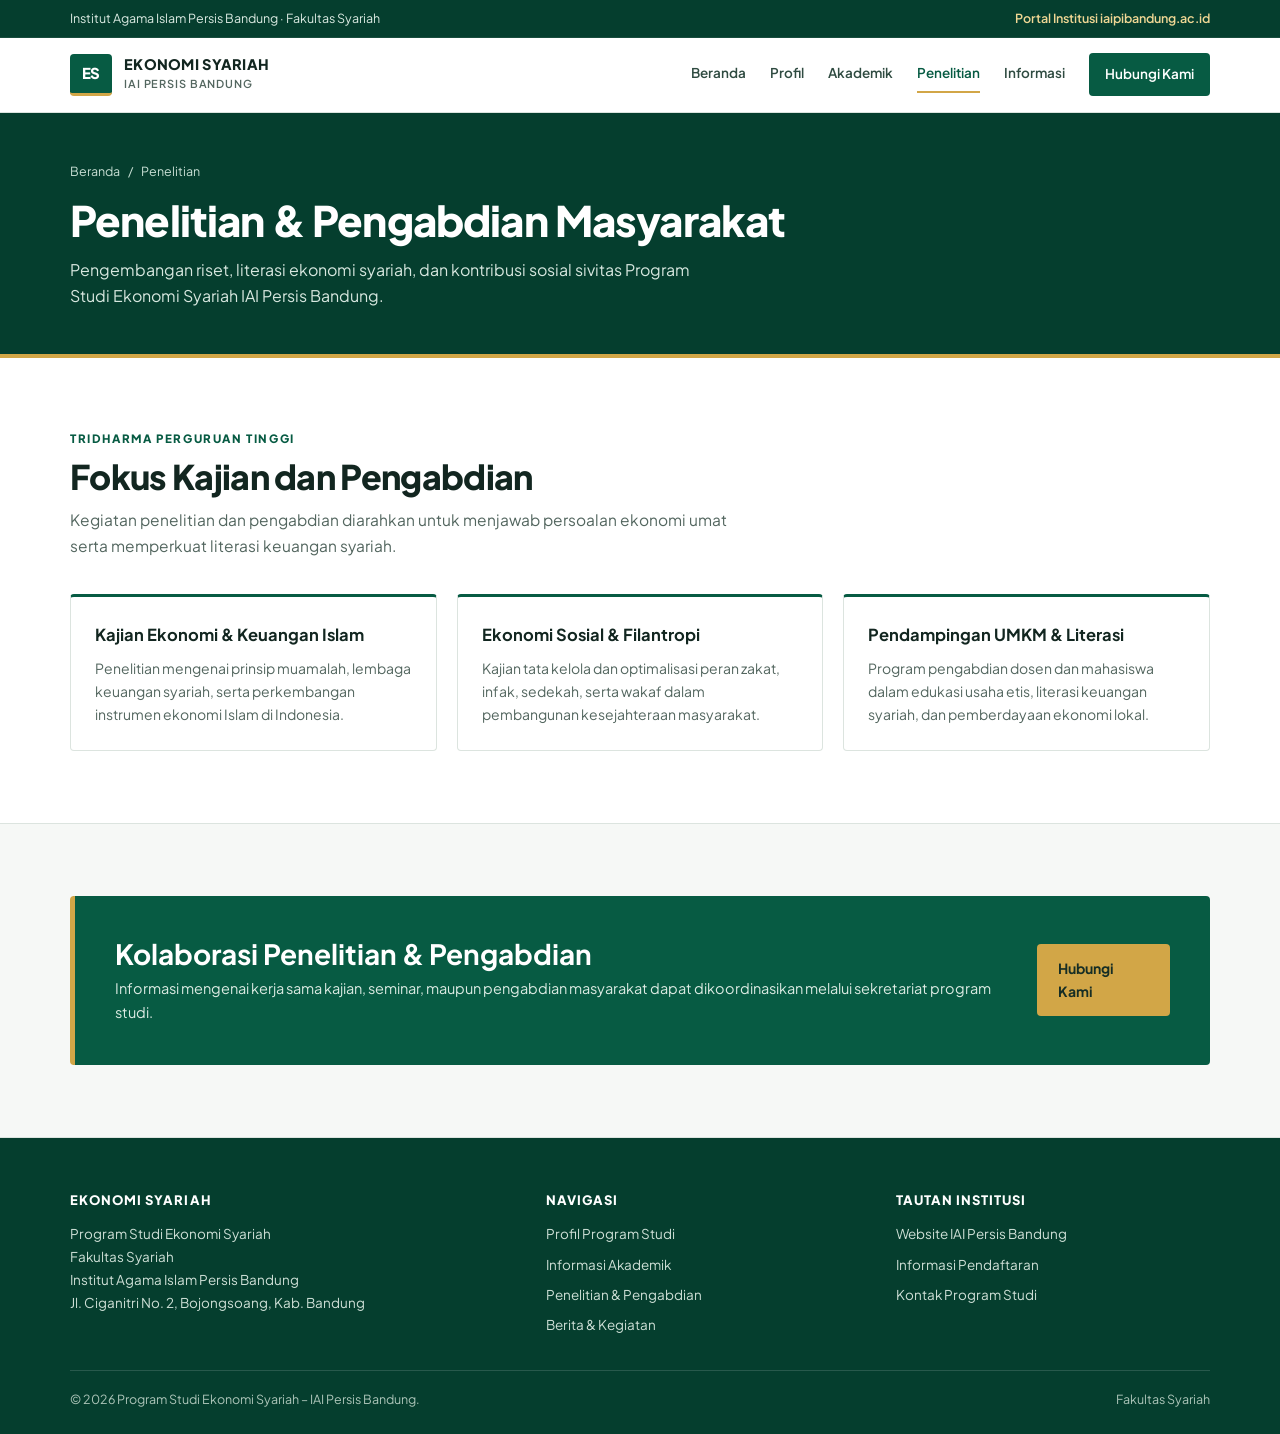
<file: penelitian.html>
<!DOCTYPE html>
<html lang="id">
<head>
  <meta charset="UTF-8">
  <meta name="viewport" content="width=device-width, initial-scale=1.0">
  <meta name="description" content="Penelitian dan Pengabdian Masyarakat Program Studi Ekonomi Syariah IAI Persis Bandung.">
  <title>Penelitian &amp; Pengabdian | Ekonomi Syariah IAI Persis Bandung</title>
  <link rel="preconnect" href="https://fonts.googleapis.com">
  <link rel="preconnect" href="https://fonts.gstatic.com" crossorigin>
  <link rel="stylesheet" href="https://fonts.googleapis.com/css2?family=Plus+Jakarta+Sans:wght@400;500;600;700;800&display=swap">
  <style>
:root {
  --bg: #ffffff;
  --surface: #f6f8f6;
  --surface-alt: #ebf2ee;
  --green: #075b43;
  --green-dark: #053e2e;
  --green-hover: #0a6e52;
  --gold: #d2a647;
  --gold-ink: #172e25;
  --ink: #122620;
  --muted: #53665f;
  --border: #dce4df;
  --border-strong: #c2d0c8;
  --radius: 4px;
  --radius-sm: 2px;
  --font: "Plus Jakarta Sans", system-ui, -apple-system, "Segoe UI", Roboto, Arial, sans-serif;
}

*,
*::before,
*::after {
  box-sizing: border-box;
}

html {
  scroll-behavior: smooth;
}

body {
  margin: 0;
  font-family: var(--font);
  color: var(--ink);
  background: var(--bg);
  line-height: 1.65;
  font-size: 16px;
  -webkit-font-smoothing: antialiased;
}

img {
  max-width: 100%;
  display: block;
}

a {
  color: inherit;
  text-decoration: none;
}

a:focus-visible,
button:focus-visible,
input:focus-visible,
select:focus-visible,
textarea:focus-visible {
  outline: 2px solid var(--gold);
  outline-offset: 2px;
}

.skip-link {
  position: absolute;
  left: -9999px;
  top: 8px;
  background: var(--gold);
  color: var(--gold-ink);
  padding: 8px 14px;
  font-size: 13px;
  font-weight: 700;
  border-radius: var(--radius-sm);
  z-index: 100;
}

.skip-link:focus {
  left: 12px;
}

.container {
  width: min(1140px, calc(100% - 40px));
  margin-inline: auto;
}

/* Topbar */
.topbar {
  background: var(--green-dark);
  color: #dcebe3;
  font-size: 12.5px;
  border-bottom: 1px solid rgba(255, 255, 255, 0.08);
}

.topbar-inner {
  display: flex;
  justify-content: space-between;
  align-items: center;
  gap: 12px;
  padding: 8px 0;
  flex-wrap: wrap;
}

.topbar a {
  color: #f0d794;
  font-weight: 600;
}

.topbar a:hover {
  text-decoration: underline;
}

/* Header & Navigation */
.site-header {
  position: sticky;
  top: 0;
  z-index: 30;
  background: var(--bg);
  border-bottom: 1px solid var(--border);
}

.nav-bar {
  display: flex;
  align-items: center;
  justify-content: space-between;
  gap: 24px;
  min-height: 74px;
}

.brand {
  display: inline-flex;
  align-items: center;
  gap: 12px;
  flex-shrink: 0;
}

.brand-mark {
  width: 42px;
  height: 42px;
  border-radius: var(--radius);
  background: var(--green);
  color: #ffffff;
  display: grid;
  place-items: center;
  font-weight: 800;
  font-size: 15px;
  letter-spacing: -0.03em;
  border-bottom: 3px solid var(--gold);
}

.brand-text strong {
  display: block;
  font-size: 14.5px;
  font-weight: 800;
  letter-spacing: 0.02em;
  line-height: 1.2;
  color: var(--ink);
}

.brand-text small {
  display: block;
  font-size: 11px;
  font-weight: 600;
  letter-spacing: 0.08em;
  text-transform: uppercase;
  color: var(--muted);
  margin-top: 2px;
}

.nav-menu {
  display: flex;
  align-items: center;
  gap: 24px;
}

.nav-menu a {
  font-size: 13.5px;
  font-weight: 600;
  color: #2f4b41;
  padding: 6px 0;
  border-bottom: 2px solid transparent;
  transition: color 0.15s ease, border-color 0.15s ease;
}

.nav-menu a:hover,
.nav-menu a[aria-current="page"] {
  color: var(--green);
  border-bottom-color: var(--gold);
}

.nav-menu a.nav-cta {
  background: var(--green);
  color: #ffffff;
  padding: 10px 16px;
  border-radius: var(--radius);
  border-bottom: 0;
}

.nav-menu a.nav-cta:hover {
  background: var(--green-hover);
  color: #ffffff;
}

.nav-toggle {
  display: none;
  align-items: center;
  justify-content: center;
  width: 42px;
  height: 42px;
  padding: 0;
  background: var(--bg);
  border: 1px solid var(--border-strong);
  border-radius: var(--radius);
  color: var(--green);
  cursor: pointer;
}

.nav-toggle svg {
  width: 20px;
  height: 20px;
}

/* Buttons */
.btn {
  display: inline-flex;
  align-items: center;
  justify-content: center;
  gap: 8px;
  padding: 12px 20px;
  border-radius: var(--radius);
  font-size: 14px;
  font-weight: 700;
  border: 1px solid transparent;
  cursor: pointer;
  transition: background-color 0.15s ease, border-color 0.15s ease, color 0.15s ease;
}

.btn-gold {
  background: var(--gold);
  color: var(--gold-ink);
}

.btn-gold:hover {
  background: #c59836;
}

.btn-primary {
  background: var(--green);
  color: #ffffff;
}

.btn-primary:hover {
  background: var(--green-hover);
}

.btn-outline-light {
  background: transparent;
  color: #ffffff;
  border-color: rgba(255, 255, 255, 0.45);
}

.btn-outline-light:hover {
  background: rgba(255, 255, 255, 0.08);
  border-color: #ffffff;
}

.btn-outline {
  background: transparent;
  color: var(--green);
  border-color: var(--green);
}

.btn-outline:hover {
  background: var(--surface-alt);
}

/* Hero */
.hero {
  background: var(--green-dark);
  color: #ffffff;
  padding: 72px 0;
  border-bottom: 4px solid var(--gold);
}

.hero-grid {
  display: grid;
  grid-template-columns: 1.25fr 0.75fr;
  gap: 44px;
  align-items: center;
}

.eyebrow {
  display: inline-block;
  font-size: 11.5px;
  font-weight: 700;
  letter-spacing: 0.14em;
  text-transform: uppercase;
  color: #efd287;
  margin-bottom: 14px;
}

.hero h1 {
  font-size: clamp(30px, 4.2vw, 48px);
  line-height: 1.15;
  letter-spacing: -0.025em;
  margin: 0 0 18px;
  font-weight: 800;
}

.hero-lead {
  font-size: 16.5px;
  line-height: 1.7;
  color: #d7e7df;
  max-width: 600px;
  margin: 0 0 28px;
}

.actions {
  display: flex;
  gap: 12px;
  flex-wrap: wrap;
}

.hero-panel {
  background: #074c39;
  border: 1px solid rgba(255, 255, 255, 0.16);
  border-top: 3px solid var(--gold);
  border-radius: var(--radius);
  padding: 24px;
}

.hero-panel-head {
  font-size: 12px;
  font-weight: 700;
  letter-spacing: 0.12em;
  text-transform: uppercase;
  color: #efd287;
  padding-bottom: 14px;
  margin-bottom: 4px;
  border-bottom: 1px solid rgba(255, 255, 255, 0.14);
}

.hero-links {
  list-style: none;
  margin: 0;
  padding: 0;
}

.hero-links li {
  border-bottom: 1px solid rgba(255, 255, 255, 0.1);
}

.hero-links li:last-child {
  border-bottom: 0;
}

.hero-links a {
  display: flex;
  align-items: center;
  justify-content: space-between;
  gap: 14px;
  padding: 13px 0;
  color: #ffffff;
  transition: color 0.15s ease;
}

.hero-links a:hover {
  color: #efd287;
}

.hero-links b {
  display: block;
  font-size: 14px;
  font-weight: 700;
}

.hero-links span {
  display: block;
  font-size: 12.5px;
  color: #c5dcd1;
}

.hero-links .arrow {
  font-size: 16px;
  flex-shrink: 0;
  color: #efd287;
}

/* Inner Page Header */
.pagehead {
  background: var(--green-dark);
  color: #ffffff;
  padding: 48px 0 44px;
  border-bottom: 4px solid var(--gold);
}

.breadcrumb {
  display: flex;
  gap: 8px;
  flex-wrap: wrap;
  font-size: 12.5px;
  color: #c8dfd4;
  margin-bottom: 14px;
}

.breadcrumb a:hover {
  color: #efd287;
}

.pagehead h1 {
  font-size: clamp(28px, 3.6vw, 42px);
  line-height: 1.18;
  letter-spacing: -0.02em;
  margin: 0 0 12px;
  font-weight: 800;
}

.pagehead p {
  margin: 0;
  max-width: 660px;
  color: #d7e7df;
  font-size: 16px;
}

.page-tabs {
  display: flex;
  gap: 20px;
  flex-wrap: wrap;
  margin-top: 26px;
  padding-top: 16px;
  border-top: 1px solid rgba(255, 255, 255, 0.14);
}

.page-tabs a {
  font-size: 13px;
  font-weight: 700;
  color: #dcebe3;
}

.page-tabs a:hover {
  color: #efd287;
}

/* Sections */
.section {
  padding: 72px 0;
}

.section-surface {
  background: var(--surface);
  border-top: 1px solid var(--border);
  border-bottom: 1px solid var(--border);
}

.section-head {
  max-width: 680px;
  margin-bottom: 36px;
}

.section-head-split {
  display: flex;
  justify-content: space-between;
  align-items: flex-end;
  gap: 20px;
  flex-wrap: wrap;
  margin-bottom: 36px;
}

.section-head-split .section-head {
  margin-bottom: 0;
}

.kicker {
  font-size: 11.5px;
  font-weight: 800;
  letter-spacing: 0.14em;
  text-transform: uppercase;
  color: var(--green);
  margin-bottom: 8px;
}

.section-head h2,
.h2 {
  font-size: clamp(24px, 3vw, 34px);
  line-height: 1.2;
  letter-spacing: -0.02em;
  margin: 0 0 10px;
  color: var(--ink);
  font-weight: 800;
}

.section-head p {
  margin: 0;
  color: var(--muted);
  font-size: 15.5px;
}

/* Profil Split */
.about-grid {
  display: grid;
  grid-template-columns: 0.85fr 1.15fr;
  gap: 44px;
  align-items: start;
}

.identity-card {
  background: var(--surface);
  border: 1px solid var(--border);
  border-top: 3px solid var(--green);
  border-radius: var(--radius);
  padding: 26px;
}

.identity-card h3 {
  font-size: 17px;
  font-weight: 800;
  margin: 0 0 16px;
  color: var(--ink);
}

.identity-list {
  margin: 0;
  padding: 0;
  list-style: none;
}

.identity-list li {
  padding: 11px 0;
  border-top: 1px solid var(--border);
  font-size: 14px;
}

.identity-list span {
  display: block;
  font-size: 11.5px;
  font-weight: 700;
  text-transform: uppercase;
  letter-spacing: 0.08em;
  color: var(--muted);
  margin-bottom: 2px;
}

.identity-list strong,
.identity-list a {
  color: var(--ink);
  font-weight: 600;
}

.identity-list a:hover {
  color: var(--green);
  text-decoration: underline;
}

.about-copy p {
  color: var(--muted);
  margin: 0 0 16px;
}

.checklist {
  list-style: none;
  padding: 0;
  margin: 20px 0 26px;
  display: grid;
  gap: 10px;
}

.checklist li {
  display: flex;
  align-items: flex-start;
  gap: 10px;
  font-size: 15px;
  color: var(--ink);
}

.checklist svg {
  width: 18px;
  height: 18px;
  flex-shrink: 0;
  color: var(--green);
  margin-top: 3px;
}

/* Grids & Cards */
.grid-3 {
  display: grid;
  grid-template-columns: repeat(3, 1fr);
  gap: 20px;
}

.grid-4 {
  display: grid;
  grid-template-columns: repeat(4, 1fr);
  gap: 16px;
}

.grid-2 {
  display: grid;
  grid-template-columns: repeat(2, 1fr);
  gap: 24px;
}

.card {
  background: var(--bg);
  border: 1px solid var(--border);
  border-top: 3px solid var(--green);
  border-radius: var(--radius);
  padding: 24px;
  transition: border-color 0.15s ease;
}

.card:hover {
  border-color: var(--green);
}

.card-icon {
  width: 40px;
  height: 40px;
  border-radius: var(--radius);
  background: var(--surface-alt);
  color: var(--green);
  display: grid;
  place-items: center;
  margin-bottom: 16px;
}

.card-icon svg {
  width: 20px;
  height: 20px;
}

.card h3 {
  font-size: 16.5px;
  font-weight: 700;
  margin: 0 0 8px;
  color: var(--ink);
}

.card p {
  margin: 0;
  font-size: 14px;
  color: var(--muted);
}

/* Academic Cards */
.academic-card {
  background: var(--bg);
  border: 1px solid var(--border);
  border-radius: var(--radius);
  padding: 22px;
  display: flex;
  flex-direction: column;
  gap: 8px;
  transition: border-color 0.15s ease;
}

.academic-card:hover {
  border-color: var(--green);
}

.academic-num {
  font-size: 12px;
  font-weight: 800;
  letter-spacing: 0.08em;
  color: var(--green);
  font-variant-numeric: tabular-nums;
}

.academic-card b {
  font-size: 15.5px;
  font-weight: 700;
  color: var(--ink);
}

.academic-card span {
  font-size: 13.5px;
  color: var(--muted);
}

/* Editorial News Cards */
.news-card {
  background: var(--bg);
  border: 1px solid var(--border);
  border-radius: var(--radius);
  padding: 24px;
  display: flex;
  flex-direction: column;
  gap: 10px;
  transition: border-color 0.15s ease;
}

.news-card:hover {
  border-color: var(--green);
}

.tag {
  display: inline-block;
  align-self: flex-start;
  font-size: 11px;
  font-weight: 800;
  letter-spacing: 0.1em;
  text-transform: uppercase;
  color: var(--green);
  background: var(--surface-alt);
  padding: 4px 8px;
  border-radius: var(--radius-sm);
}

.news-card h3 {
  font-size: 17px;
  line-height: 1.38;
  margin: 2px 0 0;
  color: var(--ink);
}

.news-card p {
  margin: 0;
  font-size: 14px;
  color: var(--muted);
  flex: 1;
}

.news-link {
  font-size: 13px;
  font-weight: 700;
  color: var(--green);
  margin-top: 6px;
}

.news-link:hover {
  text-decoration: underline;
}

/* CTA Band */
.cta-band {
  background: var(--green);
  color: #ffffff;
  border-left: 5px solid var(--gold);
  border-radius: var(--radius);
  padding: 40px;
  display: flex;
  justify-content: space-between;
  align-items: center;
  gap: 24px;
}

.cta-band h2 {
  font-size: clamp(22px, 2.6vw, 28px);
  margin: 0 0 6px;
  line-height: 1.25;
}

.cta-band p {
  margin: 0;
  color: #dcebe3;
  font-size: 14.5px;
}

/* Contact Boxes */
.contact-box {
  background: var(--surface);
  border: 1px solid var(--border);
  border-radius: var(--radius);
  padding: 28px;
}

.contact-box h3 {
  font-size: 19px;
  margin: 0 0 6px;
}

.contact-sub {
  margin: 0 0 18px;
  font-size: 14px;
  color: var(--muted);
}

.contact-row {
  padding: 12px 0;
  border-top: 1px solid var(--border);
  font-size: 14.5px;
}

.contact-row b {
  display: block;
  font-size: 12px;
  text-transform: uppercase;
  letter-spacing: 0.08em;
  color: var(--muted);
  margin-bottom: 2px;
}

.contact-row a {
  color: var(--green);
  font-weight: 600;
}

.contact-row a:hover {
  text-decoration: underline;
}

/* Tables, Lists, Chips, Forms (Subpages) */
.table-wrap {
  overflow-x: auto;
  border: 1px solid var(--border);
  border-radius: var(--radius);
  background: var(--bg);
}

.data-table {
  width: 100%;
  border-collapse: collapse;
  font-size: 14.5px;
}

.data-table th {
  text-align: left;
  font-size: 11.5px;
  letter-spacing: 0.08em;
  text-transform: uppercase;
  color: var(--muted);
  background: var(--surface);
  padding: 12px 16px;
  border-bottom: 1px solid var(--border);
}

.data-table td {
  padding: 12px 16px;
  border-bottom: 1px solid var(--border);
}

.data-table tr:last-child td {
  border-bottom: 0;
}

.chips {
  display: flex;
  gap: 8px;
  flex-wrap: wrap;
  margin-bottom: 24px;
}

.chip {
  font-family: var(--font);
  font-size: 13px;
  font-weight: 700;
  padding: 8px 14px;
  border-radius: var(--radius);
  border: 1px solid var(--border-strong);
  background: var(--bg);
  color: var(--ink);
  cursor: pointer;
}

.chip[aria-pressed="true"] {
  background: var(--green);
  border-color: var(--green);
  color: #ffffff;
}

.is-hidden {
  display: none !important;
}

.misi-list {
  list-style: none;
  margin: 0;
  padding: 0;
  counter-reset: m;
}

.misi-list li {
  counter-increment: m;
  display: grid;
  grid-template-columns: 44px 1fr;
  gap: 14px;
  padding: 16px 0;
  border-bottom: 1px solid var(--border);
}

.misi-list li::before {
  content: counter(m, decimal-leading-zero);
  font-weight: 800;
  font-size: 18px;
  color: var(--green);
  font-variant-numeric: tabular-nums;
}

.visi-box {
  background: var(--surface-alt);
  border-left: 4px solid var(--green);
  border-radius: var(--radius);
  padding: 28px;
  margin-bottom: 32px;
}

.visi-box blockquote {
  margin: 0;
  font-size: clamp(19px, 2.2vw, 24px);
  font-weight: 700;
  line-height: 1.45;
  color: var(--green-dark);
}

.form-grid {
  display: grid;
  gap: 16px;
}

.field label {
  display: block;
  font-size: 13.5px;
  font-weight: 700;
  margin-bottom: 6px;
}

.field input,
.field select,
.field textarea {
  width: 100%;
  font-family: inherit;
  font-size: 15px;
  padding: 10px 12px;
  border: 1px solid var(--border-strong);
  border-radius: var(--radius);
  background: var(--bg);
  color: var(--ink);
}

.field .err {
  display: none;
  font-size: 12.5px;
  color: #b42318;
  margin-top: 4px;
}

.field.invalid input,
.field.invalid select,
.field.invalid textarea {
  border-color: #b42318;
}

.field.invalid .err {
  display: block;
}

.form-alert {
  display: none;
  padding: 12px 14px;
  border-radius: var(--radius);
  background: var(--surface-alt);
  border: 1px solid var(--green);
  color: var(--green-dark);
  font-size: 14px;
  font-weight: 600;
}

.faq-list details {
  border-bottom: 1px solid var(--border);
  padding: 16px 0;
}

.faq-list summary {
  cursor: pointer;
  font-weight: 700;
  font-size: 15.5px;
  list-style: none;
  display: flex;
  justify-content: space-between;
  gap: 12px;
}

.faq-list summary::after {
  content: "+";
  color: var(--green);
  font-weight: 800;
}

.faq-list details[open] summary::after {
  content: "-";
}

.faq-list details p {
  margin: 10px 0 0;
  font-size: 14.5px;
  color: var(--muted);
}

.article-prose {
  max-width: 740px;
}

.article-prose p {
  margin: 0 0 18px;
  color: var(--ink);
}

.article-prose h2 {
  margin: 32px 0 12px;
  font-size: 22px;
}

/* Footer */
.site-footer {
  background: var(--green-dark);
  color: #cfe0d7;
  padding: 52px 0 24px;
  font-size: 13.5px;
}

.footer-grid {
  display: grid;
  grid-template-columns: 1.4fr 1fr 1fr;
  gap: 36px;
}

.footer-grid h3 {
  color: #ffffff;
  font-size: 13px;
  font-weight: 800;
  letter-spacing: 0.08em;
  text-transform: uppercase;
  margin: 0 0 12px;
}

.footer-grid p {
  margin: 0;
  line-height: 1.7;
}

.footer-links {
  list-style: none;
  margin: 0;
  padding: 0;
  display: grid;
  gap: 8px;
}

.footer-links a:hover {
  color: var(--gold);
}

.copyright {
  border-top: 1px solid rgba(255, 255, 255, 0.14);
  margin-top: 34px;
  padding-top: 18px;
  font-size: 12.5px;
  color: #adc5b9;
  display: flex;
  justify-content: space-between;
  gap: 12px;
  flex-wrap: wrap;
}

/* Responsive Breakpoints */
@media (max-width: 960px) {
  .hero-grid,
  .about-grid {
    grid-template-columns: 1fr;
    gap: 28px;
  }

  .grid-3 {
    grid-template-columns: repeat(2, 1fr);
  }

  .grid-4 {
    grid-template-columns: repeat(2, 1fr);
  }
}

@media (max-width: 820px) {
  .nav-toggle {
    display: inline-flex;
  }

  .nav-menu {
    display: none;
    position: absolute;
    top: 100%;
    left: 0;
    right: 0;
    background: var(--bg);
    border-bottom: 1px solid var(--border);
    padding: 12px 20px 20px;
    flex-direction: column;
    align-items: stretch;
    gap: 4px;
  }

  .site-header.is-open .nav-menu {
    display: flex;
  }

  .nav-menu a {
    padding: 10px 4px;
    border-bottom: 1px solid var(--border);
  }

  .nav-menu a.nav-cta {
    margin-top: 8px;
    text-align: center;
    border-bottom: 0;
  }
}

@media (max-width: 680px) {
  .topbar {
    display: none;
  }

  .section {
    padding: 52px 0;
  }

  .hero {
    padding: 52px 0;
  }

  .grid-3,
  .grid-4,
  .grid-2,
  .footer-grid {
    grid-template-columns: 1fr;
  }

  .cta-band {
    padding: 28px 22px;
    flex-direction: column;
    align-items: flex-start;
  }
}
  </style>
</head>
<body>
  <a class="skip-link" href="#utama">Lewati ke konten utama</a>

  <div class="topbar">
    <div class="container topbar-inner">
      <span>Institut Agama Islam Persis Bandung · Fakultas Syariah</span>
      <a href="https://iaipibandung.ac.id" target="_blank" rel="noopener">Portal Institusi iaipibandung.ac.id</a>
    </div>
  </div>

  <header class="site-header">
    <div class="container nav-bar">
      <a class="brand" href="index.html">
        <span class="brand-mark" aria-hidden="true">ES</span>
        <span class="brand-text">
          <strong>EKONOMI SYARIAH</strong>
          <small>IAI Persis Bandung</small>
        </span>
      </a>
      <button class="nav-toggle" type="button" aria-expanded="false" aria-controls="nav-menu" aria-label="Buka menu navigasi">
        <svg viewBox="0 0 24 24" fill="none" stroke="currentColor" stroke-width="2" stroke-linecap="round" aria-hidden="true"><path d="M4 7h16M4 12h16M4 17h16"/></svg>
      </button>
      <nav class="nav-menu" id="nav-menu" aria-label="Navigasi utama">
        <a href="index.html">Beranda</a>
        <a href="profil.html">Profil</a>
        <a href="akademik.html">Akademik</a>
        <a href="penelitian.html" aria-current="page">Penelitian</a>
        <a href="berita.html">Informasi</a>
        <a href="kontak.html" class="nav-cta">Hubungi Kami</a>
      </nav>
    </div>
  </header>

  <main id="utama">
    <section class="pagehead">
      <div class="container">
        <nav class="breadcrumb" aria-label="Breadcrumb">
          <a href="index.html">Beranda</a><span aria-hidden="true">/</span><span>Penelitian</span>
        </nav>
        <h1>Penelitian &amp; Pengabdian Masyarakat</h1>
        <p>Pengembangan riset, literasi ekonomi syariah, dan kontribusi sosial sivitas Program Studi Ekonomi Syariah IAI Persis Bandung.</p>
      </div>
    </section>

    <section class="section">
      <div class="container">
        <div class="section-head">
          <div class="kicker">Tridharma Perguruan Tinggi</div>
          <h2>Fokus Kajian dan Pengabdian</h2>
          <p>Kegiatan penelitian dan pengabdian diarahkan untuk menjawab persoalan ekonomi umat serta memperkuat literasi keuangan syariah.</p>
        </div>

        <div class="grid-3">
          <article class="card">
            <h3>Kajian Ekonomi &amp; Keuangan Islam</h3>
            <p>Penelitian mengenai prinsip muamalah, lembaga keuangan syariah, serta perkembangan instrumen ekonomi Islam di Indonesia.</p>
          </article>
          <article class="card">
            <h3>Ekonomi Sosial &amp; Filantropi</h3>
            <p>Kajian tata kelola dan optimalisasi peran zakat, infak, sedekah, serta wakaf dalam pembangunan kesejahteraan masyarakat.</p>
          </article>
          <article class="card">
            <h3>Pendampingan UMKM &amp; Literasi</h3>
            <p>Program pengabdian dosen dan mahasiswa dalam edukasi usaha etis, literasi keuangan syariah, dan pemberdayaan ekonomi lokal.</p>
          </article>
        </div>
      </div>
    </section>

    <section class="section section-surface">
      <div class="container">
        <div class="cta-band">
          <div>
            <h2>Kolaborasi Penelitian &amp; Pengabdian</h2>
            <p>Informasi mengenai kerja sama kajian, seminar, maupun pengabdian masyarakat dapat dikoordinasikan melalui sekretariat program studi.</p>
          </div>
          <a class="btn btn-gold" href="kontak.html">Hubungi Kami</a>
        </div>
      </div>
    </section>
  </main>

  <footer class="site-footer">
    <div class="container">
      <div class="footer-grid">
        <div>
          <h3>Ekonomi Syariah</h3>
          <p>Program Studi Ekonomi Syariah<br>Fakultas Syariah<br>Institut Agama Islam Persis Bandung<br>Jl. Ciganitri No. 2, Bojongsoang, Kab. Bandung</p>
        </div>
        <div>
          <h3>Navigasi</h3>
          <ul class="footer-links">
            <li><a href="profil.html">Profil Program Studi</a></li>
            <li><a href="akademik.html">Informasi Akademik</a></li>
            <li><a href="penelitian.html">Penelitian &amp; Pengabdian</a></li>
            <li><a href="berita.html">Berita &amp; Kegiatan</a></li>
          </ul>
        </div>
        <div>
          <h3>Tautan Institusi</h3>
          <ul class="footer-links">
            <li><a href="https://iaipibandung.ac.id" target="_blank" rel="noopener">Website IAI Persis Bandung</a></li>
            <li><a href="pmb.html">Informasi Pendaftaran</a></li>
            <li><a href="kontak.html">Kontak Program Studi</a></li>
          </ul>
        </div>
      </div>
      <div class="copyright">
        <span>© <span id="year">2026</span> Program Studi Ekonomi Syariah – IAI Persis Bandung.</span>
        <span>Fakultas Syariah</span>
      </div>
    </div>
  </footer>
  <script>
document.addEventListener('DOMContentLoaded', function () {
  var yearEl = document.getElementById('year');
  if (yearEl) {
    yearEl.textContent = String(new Date().getFullYear());
  }

  var header = document.querySelector('.site-header');
  var toggle = document.querySelector('.nav-toggle');
  var menu = document.querySelector('.nav-menu');

  function closeMenu() {
    if (!header || !toggle) return;
    header.classList.remove('is-open');
    toggle.setAttribute('aria-expanded', 'false');
  }

  if (header && toggle && menu) {
    toggle.addEventListener('click', function () {
      var isOpen = header.classList.toggle('is-open');
      toggle.setAttribute('aria-expanded', String(isOpen));
    });

    menu.querySelectorAll('a').forEach(function (link) {
      link.addEventListener('click', closeMenu);
    });

    document.addEventListener('keydown', function (event) {
      if (event.key === 'Escape') {
        closeMenu();
      }
    });
  }

  document.querySelectorAll('[data-filter-group]').forEach(function (group) {
    var selector = group.getAttribute('data-filter-group');
    var items = selector ? document.querySelectorAll(selector) : [];
    group.querySelectorAll('.chip').forEach(function (chip) {
      chip.addEventListener('click', function () {
        group.querySelectorAll('.chip').forEach(function (btn) {
          btn.setAttribute('aria-pressed', 'false');
        });
        chip.setAttribute('aria-pressed', 'true');
        var filter = chip.getAttribute('data-filter') || 'all';
        items.forEach(function (item) {
          var cats = (item.getAttribute('data-cat') || '').split(/\s+/);
          item.classList.toggle('is-hidden', filter !== 'all' && cats.indexOf(filter) < 0);
        });
      });
    });
  });

  var form = document.querySelector('form[data-validate]');
  if (form) {
    form.addEventListener('submit', function (event) {
      event.preventDefault();
      var valid = true;
      form.querySelectorAll('[required]').forEach(function (el) {
        var field = el.closest('.field');
        var val = el.value.trim();
        var bad = !val || (el.type === 'email' && !/^[^@\s]+@[^@\s]+\.[^@\s]+$/.test(val));
        if (field) field.classList.toggle('invalid', bad);
        if (bad) valid = false;
      });
      var alertBox = form.querySelector('.form-alert');
      if (valid) {
        if (alertBox) alertBox.style.display = 'block';
        form.reset();
      } else {
        if (alertBox) alertBox.style.display = 'none';
        var firstInvalid = form.querySelector('.invalid input, .invalid select, .invalid textarea');
        if (firstInvalid) firstInvalid.focus();
      }
    });
  }
});
  </script>
</body>
</html>
</file>
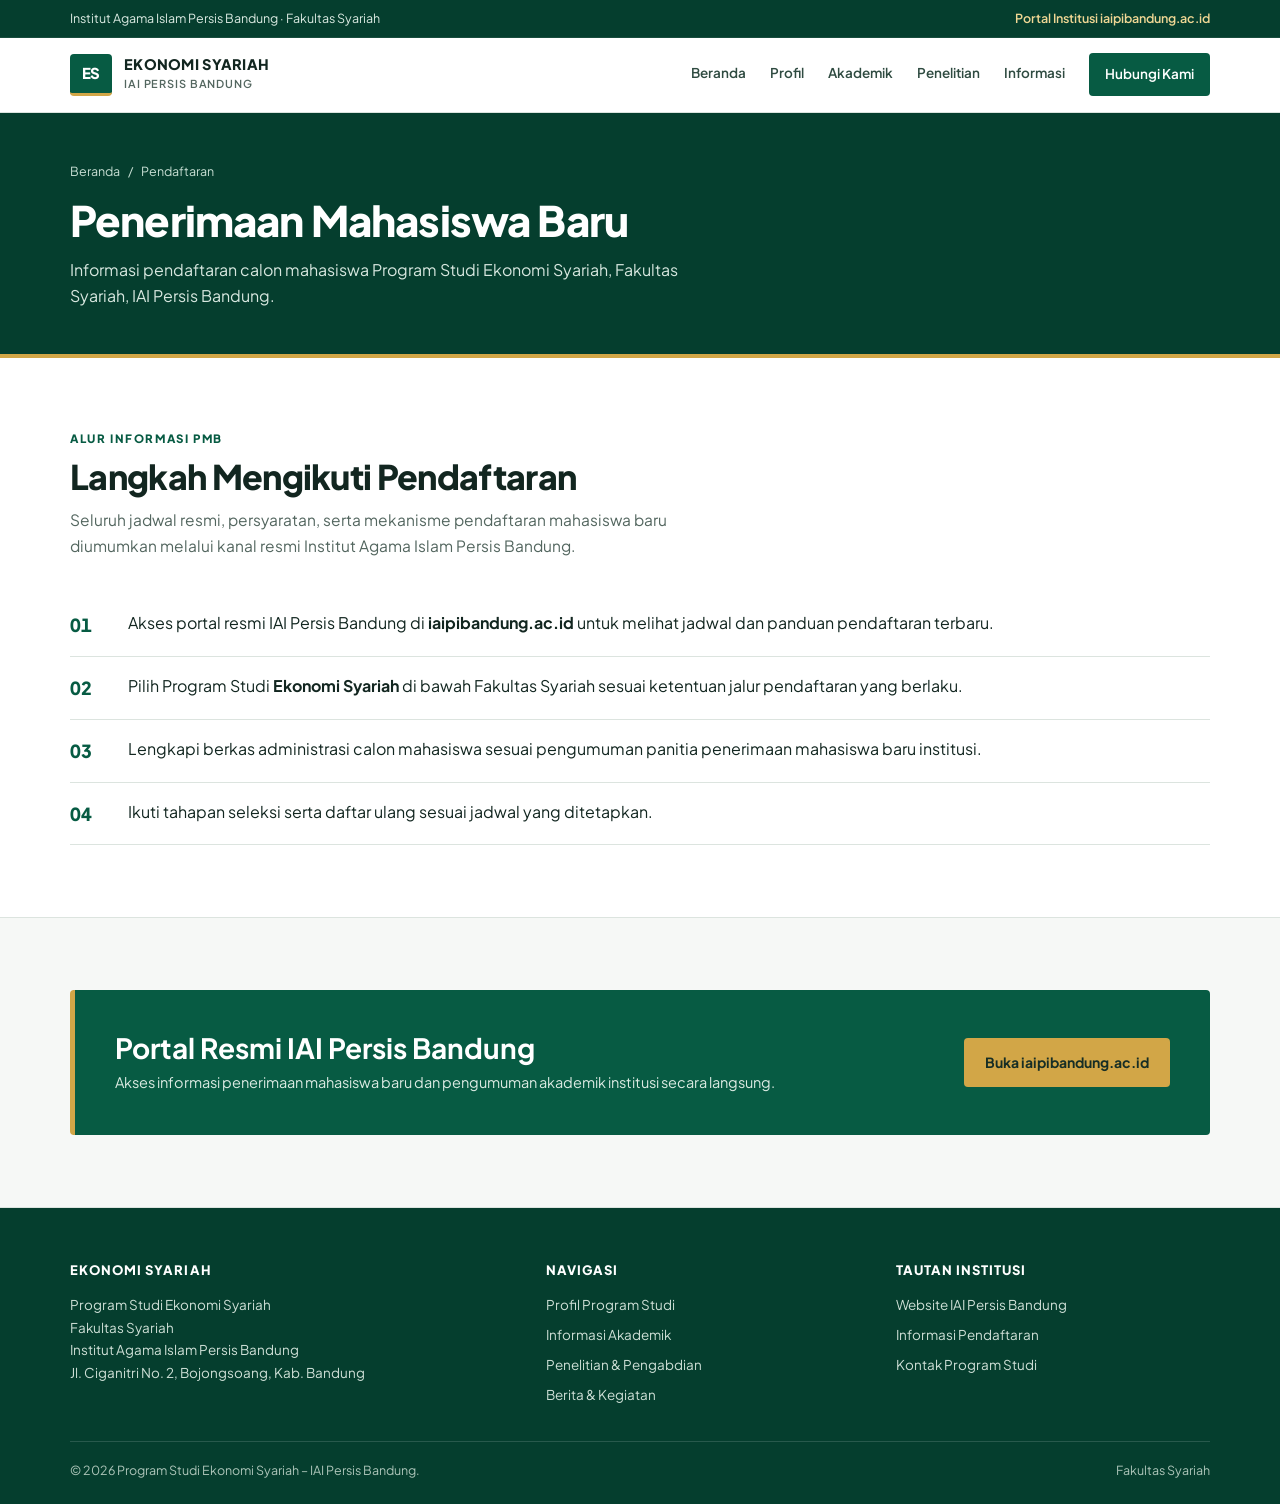
<file: pmb.html>
<!DOCTYPE html>
<html lang="id">
<head>
  <meta charset="UTF-8">
  <meta name="viewport" content="width=device-width, initial-scale=1.0">
  <meta name="description" content="Informasi Pendaftaran Mahasiswa Baru Program Studi Ekonomi Syariah IAI Persis Bandung.">
  <title>Pendaftaran | Ekonomi Syariah IAI Persis Bandung</title>
  <link rel="preconnect" href="https://fonts.googleapis.com">
  <link rel="preconnect" href="https://fonts.gstatic.com" crossorigin>
  <link rel="stylesheet" href="https://fonts.googleapis.com/css2?family=Plus+Jakarta+Sans:wght@400;500;600;700;800&display=swap">
  <style>
:root {
  --bg: #ffffff;
  --surface: #f6f8f6;
  --surface-alt: #ebf2ee;
  --green: #075b43;
  --green-dark: #053e2e;
  --green-hover: #0a6e52;
  --gold: #d2a647;
  --gold-ink: #172e25;
  --ink: #122620;
  --muted: #53665f;
  --border: #dce4df;
  --border-strong: #c2d0c8;
  --radius: 4px;
  --radius-sm: 2px;
  --font: "Plus Jakarta Sans", system-ui, -apple-system, "Segoe UI", Roboto, Arial, sans-serif;
}

*,
*::before,
*::after {
  box-sizing: border-box;
}

html {
  scroll-behavior: smooth;
}

body {
  margin: 0;
  font-family: var(--font);
  color: var(--ink);
  background: var(--bg);
  line-height: 1.65;
  font-size: 16px;
  -webkit-font-smoothing: antialiased;
}

img {
  max-width: 100%;
  display: block;
}

a {
  color: inherit;
  text-decoration: none;
}

a:focus-visible,
button:focus-visible,
input:focus-visible,
select:focus-visible,
textarea:focus-visible {
  outline: 2px solid var(--gold);
  outline-offset: 2px;
}

.skip-link {
  position: absolute;
  left: -9999px;
  top: 8px;
  background: var(--gold);
  color: var(--gold-ink);
  padding: 8px 14px;
  font-size: 13px;
  font-weight: 700;
  border-radius: var(--radius-sm);
  z-index: 100;
}

.skip-link:focus {
  left: 12px;
}

.container {
  width: min(1140px, calc(100% - 40px));
  margin-inline: auto;
}

/* Topbar */
.topbar {
  background: var(--green-dark);
  color: #dcebe3;
  font-size: 12.5px;
  border-bottom: 1px solid rgba(255, 255, 255, 0.08);
}

.topbar-inner {
  display: flex;
  justify-content: space-between;
  align-items: center;
  gap: 12px;
  padding: 8px 0;
  flex-wrap: wrap;
}

.topbar a {
  color: #f0d794;
  font-weight: 600;
}

.topbar a:hover {
  text-decoration: underline;
}

/* Header & Navigation */
.site-header {
  position: sticky;
  top: 0;
  z-index: 30;
  background: var(--bg);
  border-bottom: 1px solid var(--border);
}

.nav-bar {
  display: flex;
  align-items: center;
  justify-content: space-between;
  gap: 24px;
  min-height: 74px;
}

.brand {
  display: inline-flex;
  align-items: center;
  gap: 12px;
  flex-shrink: 0;
}

.brand-mark {
  width: 42px;
  height: 42px;
  border-radius: var(--radius);
  background: var(--green);
  color: #ffffff;
  display: grid;
  place-items: center;
  font-weight: 800;
  font-size: 15px;
  letter-spacing: -0.03em;
  border-bottom: 3px solid var(--gold);
}

.brand-text strong {
  display: block;
  font-size: 14.5px;
  font-weight: 800;
  letter-spacing: 0.02em;
  line-height: 1.2;
  color: var(--ink);
}

.brand-text small {
  display: block;
  font-size: 11px;
  font-weight: 600;
  letter-spacing: 0.08em;
  text-transform: uppercase;
  color: var(--muted);
  margin-top: 2px;
}

.nav-menu {
  display: flex;
  align-items: center;
  gap: 24px;
}

.nav-menu a {
  font-size: 13.5px;
  font-weight: 600;
  color: #2f4b41;
  padding: 6px 0;
  border-bottom: 2px solid transparent;
  transition: color 0.15s ease, border-color 0.15s ease;
}

.nav-menu a:hover,
.nav-menu a[aria-current="page"] {
  color: var(--green);
  border-bottom-color: var(--gold);
}

.nav-menu a.nav-cta {
  background: var(--green);
  color: #ffffff;
  padding: 10px 16px;
  border-radius: var(--radius);
  border-bottom: 0;
}

.nav-menu a.nav-cta:hover {
  background: var(--green-hover);
  color: #ffffff;
}

.nav-toggle {
  display: none;
  align-items: center;
  justify-content: center;
  width: 42px;
  height: 42px;
  padding: 0;
  background: var(--bg);
  border: 1px solid var(--border-strong);
  border-radius: var(--radius);
  color: var(--green);
  cursor: pointer;
}

.nav-toggle svg {
  width: 20px;
  height: 20px;
}

/* Buttons */
.btn {
  display: inline-flex;
  align-items: center;
  justify-content: center;
  gap: 8px;
  padding: 12px 20px;
  border-radius: var(--radius);
  font-size: 14px;
  font-weight: 700;
  border: 1px solid transparent;
  cursor: pointer;
  transition: background-color 0.15s ease, border-color 0.15s ease, color 0.15s ease;
}

.btn-gold {
  background: var(--gold);
  color: var(--gold-ink);
}

.btn-gold:hover {
  background: #c59836;
}

.btn-primary {
  background: var(--green);
  color: #ffffff;
}

.btn-primary:hover {
  background: var(--green-hover);
}

.btn-outline-light {
  background: transparent;
  color: #ffffff;
  border-color: rgba(255, 255, 255, 0.45);
}

.btn-outline-light:hover {
  background: rgba(255, 255, 255, 0.08);
  border-color: #ffffff;
}

.btn-outline {
  background: transparent;
  color: var(--green);
  border-color: var(--green);
}

.btn-outline:hover {
  background: var(--surface-alt);
}

/* Hero */
.hero {
  background: var(--green-dark);
  color: #ffffff;
  padding: 72px 0;
  border-bottom: 4px solid var(--gold);
}

.hero-grid {
  display: grid;
  grid-template-columns: 1.25fr 0.75fr;
  gap: 44px;
  align-items: center;
}

.eyebrow {
  display: inline-block;
  font-size: 11.5px;
  font-weight: 700;
  letter-spacing: 0.14em;
  text-transform: uppercase;
  color: #efd287;
  margin-bottom: 14px;
}

.hero h1 {
  font-size: clamp(30px, 4.2vw, 48px);
  line-height: 1.15;
  letter-spacing: -0.025em;
  margin: 0 0 18px;
  font-weight: 800;
}

.hero-lead {
  font-size: 16.5px;
  line-height: 1.7;
  color: #d7e7df;
  max-width: 600px;
  margin: 0 0 28px;
}

.actions {
  display: flex;
  gap: 12px;
  flex-wrap: wrap;
}

.hero-panel {
  background: #074c39;
  border: 1px solid rgba(255, 255, 255, 0.16);
  border-top: 3px solid var(--gold);
  border-radius: var(--radius);
  padding: 24px;
}

.hero-panel-head {
  font-size: 12px;
  font-weight: 700;
  letter-spacing: 0.12em;
  text-transform: uppercase;
  color: #efd287;
  padding-bottom: 14px;
  margin-bottom: 4px;
  border-bottom: 1px solid rgba(255, 255, 255, 0.14);
}

.hero-links {
  list-style: none;
  margin: 0;
  padding: 0;
}

.hero-links li {
  border-bottom: 1px solid rgba(255, 255, 255, 0.1);
}

.hero-links li:last-child {
  border-bottom: 0;
}

.hero-links a {
  display: flex;
  align-items: center;
  justify-content: space-between;
  gap: 14px;
  padding: 13px 0;
  color: #ffffff;
  transition: color 0.15s ease;
}

.hero-links a:hover {
  color: #efd287;
}

.hero-links b {
  display: block;
  font-size: 14px;
  font-weight: 700;
}

.hero-links span {
  display: block;
  font-size: 12.5px;
  color: #c5dcd1;
}

.hero-links .arrow {
  font-size: 16px;
  flex-shrink: 0;
  color: #efd287;
}

/* Inner Page Header */
.pagehead {
  background: var(--green-dark);
  color: #ffffff;
  padding: 48px 0 44px;
  border-bottom: 4px solid var(--gold);
}

.breadcrumb {
  display: flex;
  gap: 8px;
  flex-wrap: wrap;
  font-size: 12.5px;
  color: #c8dfd4;
  margin-bottom: 14px;
}

.breadcrumb a:hover {
  color: #efd287;
}

.pagehead h1 {
  font-size: clamp(28px, 3.6vw, 42px);
  line-height: 1.18;
  letter-spacing: -0.02em;
  margin: 0 0 12px;
  font-weight: 800;
}

.pagehead p {
  margin: 0;
  max-width: 660px;
  color: #d7e7df;
  font-size: 16px;
}

.page-tabs {
  display: flex;
  gap: 20px;
  flex-wrap: wrap;
  margin-top: 26px;
  padding-top: 16px;
  border-top: 1px solid rgba(255, 255, 255, 0.14);
}

.page-tabs a {
  font-size: 13px;
  font-weight: 700;
  color: #dcebe3;
}

.page-tabs a:hover {
  color: #efd287;
}

/* Sections */
.section {
  padding: 72px 0;
}

.section-surface {
  background: var(--surface);
  border-top: 1px solid var(--border);
  border-bottom: 1px solid var(--border);
}

.section-head {
  max-width: 680px;
  margin-bottom: 36px;
}

.section-head-split {
  display: flex;
  justify-content: space-between;
  align-items: flex-end;
  gap: 20px;
  flex-wrap: wrap;
  margin-bottom: 36px;
}

.section-head-split .section-head {
  margin-bottom: 0;
}

.kicker {
  font-size: 11.5px;
  font-weight: 800;
  letter-spacing: 0.14em;
  text-transform: uppercase;
  color: var(--green);
  margin-bottom: 8px;
}

.section-head h2,
.h2 {
  font-size: clamp(24px, 3vw, 34px);
  line-height: 1.2;
  letter-spacing: -0.02em;
  margin: 0 0 10px;
  color: var(--ink);
  font-weight: 800;
}

.section-head p {
  margin: 0;
  color: var(--muted);
  font-size: 15.5px;
}

/* Profil Split */
.about-grid {
  display: grid;
  grid-template-columns: 0.85fr 1.15fr;
  gap: 44px;
  align-items: start;
}

.identity-card {
  background: var(--surface);
  border: 1px solid var(--border);
  border-top: 3px solid var(--green);
  border-radius: var(--radius);
  padding: 26px;
}

.identity-card h3 {
  font-size: 17px;
  font-weight: 800;
  margin: 0 0 16px;
  color: var(--ink);
}

.identity-list {
  margin: 0;
  padding: 0;
  list-style: none;
}

.identity-list li {
  padding: 11px 0;
  border-top: 1px solid var(--border);
  font-size: 14px;
}

.identity-list span {
  display: block;
  font-size: 11.5px;
  font-weight: 700;
  text-transform: uppercase;
  letter-spacing: 0.08em;
  color: var(--muted);
  margin-bottom: 2px;
}

.identity-list strong,
.identity-list a {
  color: var(--ink);
  font-weight: 600;
}

.identity-list a:hover {
  color: var(--green);
  text-decoration: underline;
}

.about-copy p {
  color: var(--muted);
  margin: 0 0 16px;
}

.checklist {
  list-style: none;
  padding: 0;
  margin: 20px 0 26px;
  display: grid;
  gap: 10px;
}

.checklist li {
  display: flex;
  align-items: flex-start;
  gap: 10px;
  font-size: 15px;
  color: var(--ink);
}

.checklist svg {
  width: 18px;
  height: 18px;
  flex-shrink: 0;
  color: var(--green);
  margin-top: 3px;
}

/* Grids & Cards */
.grid-3 {
  display: grid;
  grid-template-columns: repeat(3, 1fr);
  gap: 20px;
}

.grid-4 {
  display: grid;
  grid-template-columns: repeat(4, 1fr);
  gap: 16px;
}

.grid-2 {
  display: grid;
  grid-template-columns: repeat(2, 1fr);
  gap: 24px;
}

.card {
  background: var(--bg);
  border: 1px solid var(--border);
  border-top: 3px solid var(--green);
  border-radius: var(--radius);
  padding: 24px;
  transition: border-color 0.15s ease;
}

.card:hover {
  border-color: var(--green);
}

.card-icon {
  width: 40px;
  height: 40px;
  border-radius: var(--radius);
  background: var(--surface-alt);
  color: var(--green);
  display: grid;
  place-items: center;
  margin-bottom: 16px;
}

.card-icon svg {
  width: 20px;
  height: 20px;
}

.card h3 {
  font-size: 16.5px;
  font-weight: 700;
  margin: 0 0 8px;
  color: var(--ink);
}

.card p {
  margin: 0;
  font-size: 14px;
  color: var(--muted);
}

/* Academic Cards */
.academic-card {
  background: var(--bg);
  border: 1px solid var(--border);
  border-radius: var(--radius);
  padding: 22px;
  display: flex;
  flex-direction: column;
  gap: 8px;
  transition: border-color 0.15s ease;
}

.academic-card:hover {
  border-color: var(--green);
}

.academic-num {
  font-size: 12px;
  font-weight: 800;
  letter-spacing: 0.08em;
  color: var(--green);
  font-variant-numeric: tabular-nums;
}

.academic-card b {
  font-size: 15.5px;
  font-weight: 700;
  color: var(--ink);
}

.academic-card span {
  font-size: 13.5px;
  color: var(--muted);
}

/* Editorial News Cards */
.news-card {
  background: var(--bg);
  border: 1px solid var(--border);
  border-radius: var(--radius);
  padding: 24px;
  display: flex;
  flex-direction: column;
  gap: 10px;
  transition: border-color 0.15s ease;
}

.news-card:hover {
  border-color: var(--green);
}

.tag {
  display: inline-block;
  align-self: flex-start;
  font-size: 11px;
  font-weight: 800;
  letter-spacing: 0.1em;
  text-transform: uppercase;
  color: var(--green);
  background: var(--surface-alt);
  padding: 4px 8px;
  border-radius: var(--radius-sm);
}

.news-card h3 {
  font-size: 17px;
  line-height: 1.38;
  margin: 2px 0 0;
  color: var(--ink);
}

.news-card p {
  margin: 0;
  font-size: 14px;
  color: var(--muted);
  flex: 1;
}

.news-link {
  font-size: 13px;
  font-weight: 700;
  color: var(--green);
  margin-top: 6px;
}

.news-link:hover {
  text-decoration: underline;
}

/* CTA Band */
.cta-band {
  background: var(--green);
  color: #ffffff;
  border-left: 5px solid var(--gold);
  border-radius: var(--radius);
  padding: 40px;
  display: flex;
  justify-content: space-between;
  align-items: center;
  gap: 24px;
}

.cta-band h2 {
  font-size: clamp(22px, 2.6vw, 28px);
  margin: 0 0 6px;
  line-height: 1.25;
}

.cta-band p {
  margin: 0;
  color: #dcebe3;
  font-size: 14.5px;
}

/* Contact Boxes */
.contact-box {
  background: var(--surface);
  border: 1px solid var(--border);
  border-radius: var(--radius);
  padding: 28px;
}

.contact-box h3 {
  font-size: 19px;
  margin: 0 0 6px;
}

.contact-sub {
  margin: 0 0 18px;
  font-size: 14px;
  color: var(--muted);
}

.contact-row {
  padding: 12px 0;
  border-top: 1px solid var(--border);
  font-size: 14.5px;
}

.contact-row b {
  display: block;
  font-size: 12px;
  text-transform: uppercase;
  letter-spacing: 0.08em;
  color: var(--muted);
  margin-bottom: 2px;
}

.contact-row a {
  color: var(--green);
  font-weight: 600;
}

.contact-row a:hover {
  text-decoration: underline;
}

/* Tables, Lists, Chips, Forms (Subpages) */
.table-wrap {
  overflow-x: auto;
  border: 1px solid var(--border);
  border-radius: var(--radius);
  background: var(--bg);
}

.data-table {
  width: 100%;
  border-collapse: collapse;
  font-size: 14.5px;
}

.data-table th {
  text-align: left;
  font-size: 11.5px;
  letter-spacing: 0.08em;
  text-transform: uppercase;
  color: var(--muted);
  background: var(--surface);
  padding: 12px 16px;
  border-bottom: 1px solid var(--border);
}

.data-table td {
  padding: 12px 16px;
  border-bottom: 1px solid var(--border);
}

.data-table tr:last-child td {
  border-bottom: 0;
}

.chips {
  display: flex;
  gap: 8px;
  flex-wrap: wrap;
  margin-bottom: 24px;
}

.chip {
  font-family: var(--font);
  font-size: 13px;
  font-weight: 700;
  padding: 8px 14px;
  border-radius: var(--radius);
  border: 1px solid var(--border-strong);
  background: var(--bg);
  color: var(--ink);
  cursor: pointer;
}

.chip[aria-pressed="true"] {
  background: var(--green);
  border-color: var(--green);
  color: #ffffff;
}

.is-hidden {
  display: none !important;
}

.misi-list {
  list-style: none;
  margin: 0;
  padding: 0;
  counter-reset: m;
}

.misi-list li {
  counter-increment: m;
  display: grid;
  grid-template-columns: 44px 1fr;
  gap: 14px;
  padding: 16px 0;
  border-bottom: 1px solid var(--border);
}

.misi-list li::before {
  content: counter(m, decimal-leading-zero);
  font-weight: 800;
  font-size: 18px;
  color: var(--green);
  font-variant-numeric: tabular-nums;
}

.visi-box {
  background: var(--surface-alt);
  border-left: 4px solid var(--green);
  border-radius: var(--radius);
  padding: 28px;
  margin-bottom: 32px;
}

.visi-box blockquote {
  margin: 0;
  font-size: clamp(19px, 2.2vw, 24px);
  font-weight: 700;
  line-height: 1.45;
  color: var(--green-dark);
}

.form-grid {
  display: grid;
  gap: 16px;
}

.field label {
  display: block;
  font-size: 13.5px;
  font-weight: 700;
  margin-bottom: 6px;
}

.field input,
.field select,
.field textarea {
  width: 100%;
  font-family: inherit;
  font-size: 15px;
  padding: 10px 12px;
  border: 1px solid var(--border-strong);
  border-radius: var(--radius);
  background: var(--bg);
  color: var(--ink);
}

.field .err {
  display: none;
  font-size: 12.5px;
  color: #b42318;
  margin-top: 4px;
}

.field.invalid input,
.field.invalid select,
.field.invalid textarea {
  border-color: #b42318;
}

.field.invalid .err {
  display: block;
}

.form-alert {
  display: none;
  padding: 12px 14px;
  border-radius: var(--radius);
  background: var(--surface-alt);
  border: 1px solid var(--green);
  color: var(--green-dark);
  font-size: 14px;
  font-weight: 600;
}

.faq-list details {
  border-bottom: 1px solid var(--border);
  padding: 16px 0;
}

.faq-list summary {
  cursor: pointer;
  font-weight: 700;
  font-size: 15.5px;
  list-style: none;
  display: flex;
  justify-content: space-between;
  gap: 12px;
}

.faq-list summary::after {
  content: "+";
  color: var(--green);
  font-weight: 800;
}

.faq-list details[open] summary::after {
  content: "-";
}

.faq-list details p {
  margin: 10px 0 0;
  font-size: 14.5px;
  color: var(--muted);
}

.article-prose {
  max-width: 740px;
}

.article-prose p {
  margin: 0 0 18px;
  color: var(--ink);
}

.article-prose h2 {
  margin: 32px 0 12px;
  font-size: 22px;
}

/* Footer */
.site-footer {
  background: var(--green-dark);
  color: #cfe0d7;
  padding: 52px 0 24px;
  font-size: 13.5px;
}

.footer-grid {
  display: grid;
  grid-template-columns: 1.4fr 1fr 1fr;
  gap: 36px;
}

.footer-grid h3 {
  color: #ffffff;
  font-size: 13px;
  font-weight: 800;
  letter-spacing: 0.08em;
  text-transform: uppercase;
  margin: 0 0 12px;
}

.footer-grid p {
  margin: 0;
  line-height: 1.7;
}

.footer-links {
  list-style: none;
  margin: 0;
  padding: 0;
  display: grid;
  gap: 8px;
}

.footer-links a:hover {
  color: var(--gold);
}

.copyright {
  border-top: 1px solid rgba(255, 255, 255, 0.14);
  margin-top: 34px;
  padding-top: 18px;
  font-size: 12.5px;
  color: #adc5b9;
  display: flex;
  justify-content: space-between;
  gap: 12px;
  flex-wrap: wrap;
}

/* Responsive Breakpoints */
@media (max-width: 960px) {
  .hero-grid,
  .about-grid {
    grid-template-columns: 1fr;
    gap: 28px;
  }

  .grid-3 {
    grid-template-columns: repeat(2, 1fr);
  }

  .grid-4 {
    grid-template-columns: repeat(2, 1fr);
  }
}

@media (max-width: 820px) {
  .nav-toggle {
    display: inline-flex;
  }

  .nav-menu {
    display: none;
    position: absolute;
    top: 100%;
    left: 0;
    right: 0;
    background: var(--bg);
    border-bottom: 1px solid var(--border);
    padding: 12px 20px 20px;
    flex-direction: column;
    align-items: stretch;
    gap: 4px;
  }

  .site-header.is-open .nav-menu {
    display: flex;
  }

  .nav-menu a {
    padding: 10px 4px;
    border-bottom: 1px solid var(--border);
  }

  .nav-menu a.nav-cta {
    margin-top: 8px;
    text-align: center;
    border-bottom: 0;
  }
}

@media (max-width: 680px) {
  .topbar {
    display: none;
  }

  .section {
    padding: 52px 0;
  }

  .hero {
    padding: 52px 0;
  }

  .grid-3,
  .grid-4,
  .grid-2,
  .footer-grid {
    grid-template-columns: 1fr;
  }

  .cta-band {
    padding: 28px 22px;
    flex-direction: column;
    align-items: flex-start;
  }
}
  </style>
</head>
<body>
  <a class="skip-link" href="#utama">Lewati ke konten utama</a>

  <div class="topbar">
    <div class="container topbar-inner">
      <span>Institut Agama Islam Persis Bandung · Fakultas Syariah</span>
      <a href="https://iaipibandung.ac.id" target="_blank" rel="noopener">Portal Institusi iaipibandung.ac.id</a>
    </div>
  </div>

  <header class="site-header">
    <div class="container nav-bar">
      <a class="brand" href="index.html">
        <span class="brand-mark" aria-hidden="true">ES</span>
        <span class="brand-text">
          <strong>EKONOMI SYARIAH</strong>
          <small>IAI Persis Bandung</small>
        </span>
      </a>
      <button class="nav-toggle" type="button" aria-expanded="false" aria-controls="nav-menu" aria-label="Buka menu navigasi">
        <svg viewBox="0 0 24 24" fill="none" stroke="currentColor" stroke-width="2" stroke-linecap="round" aria-hidden="true"><path d="M4 7h16M4 12h16M4 17h16"/></svg>
      </button>
      <nav class="nav-menu" id="nav-menu" aria-label="Navigasi utama">
        <a href="index.html">Beranda</a>
        <a href="profil.html">Profil</a>
        <a href="akademik.html">Akademik</a>
        <a href="penelitian.html">Penelitian</a>
        <a href="berita.html">Informasi</a>
        <a href="kontak.html" class="nav-cta">Hubungi Kami</a>
      </nav>
    </div>
  </header>

  <main id="utama">
    <section class="pagehead">
      <div class="container">
        <nav class="breadcrumb" aria-label="Breadcrumb">
          <a href="index.html">Beranda</a><span aria-hidden="true">/</span><span>Pendaftaran</span>
        </nav>
        <h1>Penerimaan Mahasiswa Baru</h1>
        <p>Informasi pendaftaran calon mahasiswa Program Studi Ekonomi Syariah, Fakultas Syariah, IAI Persis Bandung.</p>
      </div>
    </section>

    <section class="section">
      <div class="container">
        <div class="section-head">
          <div class="kicker">Alur Informasi PMB</div>
          <h2>Langkah Mengikuti Pendaftaran</h2>
          <p>Seluruh jadwal resmi, persyaratan, serta mekanisme pendaftaran mahasiswa baru diumumkan melalui kanal resmi Institut Agama Islam Persis Bandung.</p>
        </div>
        <ol class="misi-list">
          <li><span>Akses portal resmi IAI Persis Bandung di <a href="https://iaipibandung.ac.id" target="_blank" rel="noopener"><strong>iaipibandung.ac.id</strong></a> untuk melihat jadwal dan panduan pendaftaran terbaru.</span></li>
          <li><span>Pilih Program Studi <strong>Ekonomi Syariah</strong> di bawah Fakultas Syariah sesuai ketentuan jalur pendaftaran yang berlaku.</span></li>
          <li><span>Lengkapi berkas administrasi calon mahasiswa sesuai pengumuman panitia penerimaan mahasiswa baru institusi.</span></li>
          <li><span>Ikuti tahapan seleksi serta daftar ulang sesuai jadwal yang ditetapkan.</span></li>
        </ol>
      </div>
    </section>

    <section class="section section-surface">
      <div class="container">
        <div class="cta-band">
          <div>
            <h2>Portal Resmi IAI Persis Bandung</h2>
            <p>Akses informasi penerimaan mahasiswa baru dan pengumuman akademik institusi secara langsung.</p>
          </div>
          <a class="btn btn-gold" href="https://iaipibandung.ac.id" target="_blank" rel="noopener">Buka iaipibandung.ac.id</a>
        </div>
      </div>
    </section>
  </main>

  <footer class="site-footer">
    <div class="container">
      <div class="footer-grid">
        <div>
          <h3>Ekonomi Syariah</h3>
          <p>Program Studi Ekonomi Syariah<br>Fakultas Syariah<br>Institut Agama Islam Persis Bandung<br>Jl. Ciganitri No. 2, Bojongsoang, Kab. Bandung</p>
        </div>
        <div>
          <h3>Navigasi</h3>
          <ul class="footer-links">
            <li><a href="profil.html">Profil Program Studi</a></li>
            <li><a href="akademik.html">Informasi Akademik</a></li>
            <li><a href="penelitian.html">Penelitian &amp; Pengabdian</a></li>
            <li><a href="berita.html">Berita &amp; Kegiatan</a></li>
          </ul>
        </div>
        <div>
          <h3>Tautan Institusi</h3>
          <ul class="footer-links">
            <li><a href="https://iaipibandung.ac.id" target="_blank" rel="noopener">Website IAI Persis Bandung</a></li>
            <li><a href="pmb.html">Informasi Pendaftaran</a></li>
            <li><a href="kontak.html">Kontak Program Studi</a></li>
          </ul>
        </div>
      </div>
      <div class="copyright">
        <span>© <span id="year">2026</span> Program Studi Ekonomi Syariah – IAI Persis Bandung.</span>
        <span>Fakultas Syariah</span>
      </div>
    </div>
  </footer>
  <script>
document.addEventListener('DOMContentLoaded', function () {
  var yearEl = document.getElementById('year');
  if (yearEl) {
    yearEl.textContent = String(new Date().getFullYear());
  }

  var header = document.querySelector('.site-header');
  var toggle = document.querySelector('.nav-toggle');
  var menu = document.querySelector('.nav-menu');

  function closeMenu() {
    if (!header || !toggle) return;
    header.classList.remove('is-open');
    toggle.setAttribute('aria-expanded', 'false');
  }

  if (header && toggle && menu) {
    toggle.addEventListener('click', function () {
      var isOpen = header.classList.toggle('is-open');
      toggle.setAttribute('aria-expanded', String(isOpen));
    });

    menu.querySelectorAll('a').forEach(function (link) {
      link.addEventListener('click', closeMenu);
    });

    document.addEventListener('keydown', function (event) {
      if (event.key === 'Escape') {
        closeMenu();
      }
    });
  }

  document.querySelectorAll('[data-filter-group]').forEach(function (group) {
    var selector = group.getAttribute('data-filter-group');
    var items = selector ? document.querySelectorAll(selector) : [];
    group.querySelectorAll('.chip').forEach(function (chip) {
      chip.addEventListener('click', function () {
        group.querySelectorAll('.chip').forEach(function (btn) {
          btn.setAttribute('aria-pressed', 'false');
        });
        chip.setAttribute('aria-pressed', 'true');
        var filter = chip.getAttribute('data-filter') || 'all';
        items.forEach(function (item) {
          var cats = (item.getAttribute('data-cat') || '').split(/\s+/);
          item.classList.toggle('is-hidden', filter !== 'all' && cats.indexOf(filter) < 0);
        });
      });
    });
  });

  var form = document.querySelector('form[data-validate]');
  if (form) {
    form.addEventListener('submit', function (event) {
      event.preventDefault();
      var valid = true;
      form.querySelectorAll('[required]').forEach(function (el) {
        var field = el.closest('.field');
        var val = el.value.trim();
        var bad = !val || (el.type === 'email' && !/^[^@\s]+@[^@\s]+\.[^@\s]+$/.test(val));
        if (field) field.classList.toggle('invalid', bad);
        if (bad) valid = false;
      });
      var alertBox = form.querySelector('.form-alert');
      if (valid) {
        if (alertBox) alertBox.style.display = 'block';
        form.reset();
      } else {
        if (alertBox) alertBox.style.display = 'none';
        var firstInvalid = form.querySelector('.invalid input, .invalid select, .invalid textarea');
        if (firstInvalid) firstInvalid.focus();
      }
    });
  }
});
  </script>
</body>
</html>
</file>
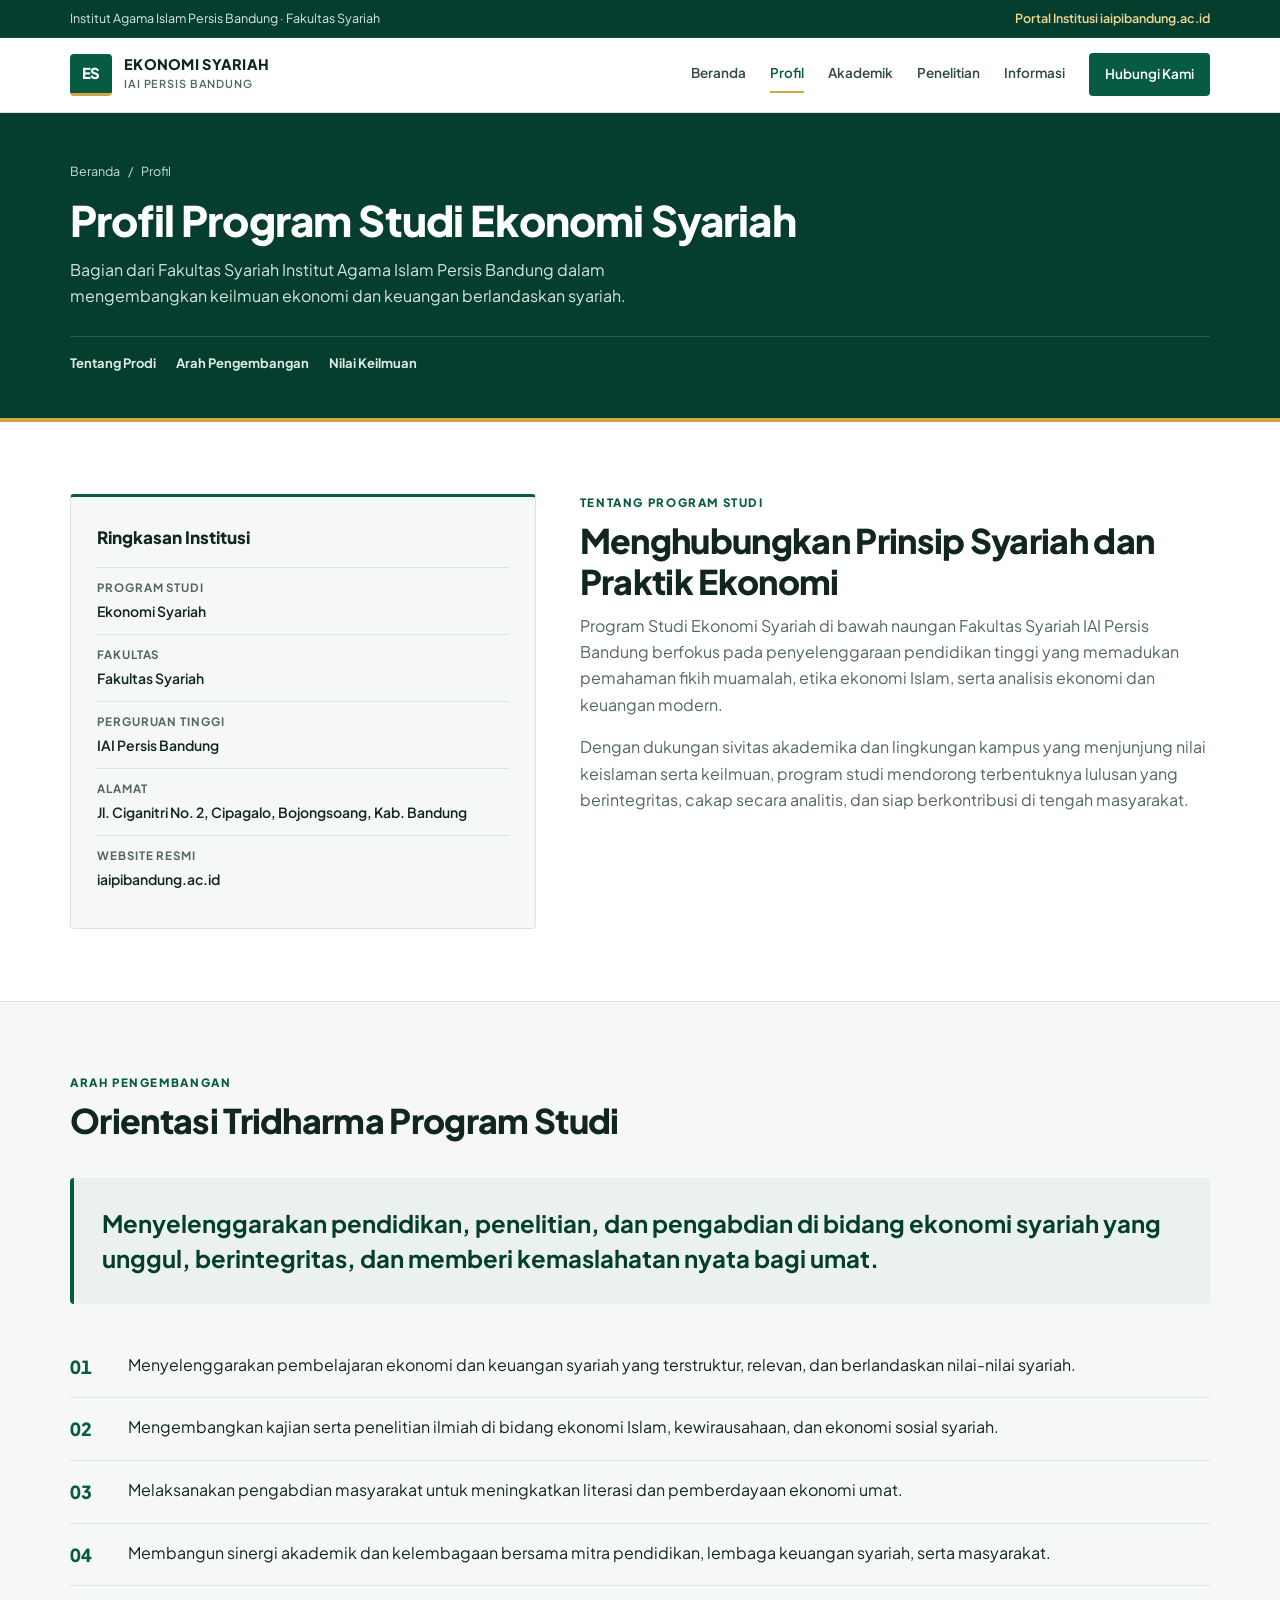
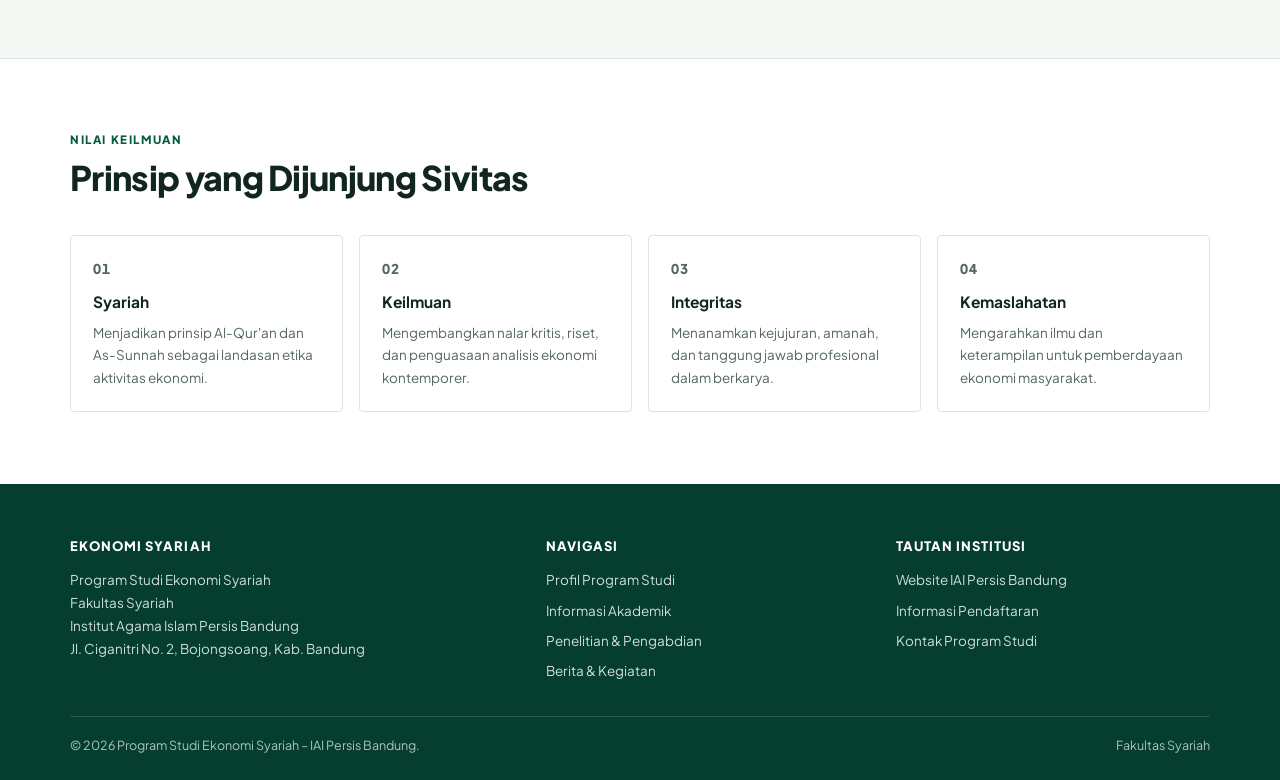
<file: profil.html>
<!DOCTYPE html>
<html lang="id">
<head>
  <meta charset="UTF-8">
  <meta name="viewport" content="width=device-width, initial-scale=1.0">
  <meta name="description" content="Profil Program Studi Ekonomi Syariah Fakultas Syariah IAI Persis Bandung.">
  <title>Profil | Ekonomi Syariah IAI Persis Bandung</title>
  <link rel="preconnect" href="https://fonts.googleapis.com">
  <link rel="preconnect" href="https://fonts.gstatic.com" crossorigin>
  <link rel="stylesheet" href="https://fonts.googleapis.com/css2?family=Plus+Jakarta+Sans:wght@400;500;600;700;800&display=swap">
  <style>
:root {
  --bg: #ffffff;
  --surface: #f6f8f6;
  --surface-alt: #ebf2ee;
  --green: #075b43;
  --green-dark: #053e2e;
  --green-hover: #0a6e52;
  --gold: #d2a647;
  --gold-ink: #172e25;
  --ink: #122620;
  --muted: #53665f;
  --border: #dce4df;
  --border-strong: #c2d0c8;
  --radius: 4px;
  --radius-sm: 2px;
  --font: "Plus Jakarta Sans", system-ui, -apple-system, "Segoe UI", Roboto, Arial, sans-serif;
}

*,
*::before,
*::after {
  box-sizing: border-box;
}

html {
  scroll-behavior: smooth;
}

body {
  margin: 0;
  font-family: var(--font);
  color: var(--ink);
  background: var(--bg);
  line-height: 1.65;
  font-size: 16px;
  -webkit-font-smoothing: antialiased;
}

img {
  max-width: 100%;
  display: block;
}

a {
  color: inherit;
  text-decoration: none;
}

a:focus-visible,
button:focus-visible,
input:focus-visible,
select:focus-visible,
textarea:focus-visible {
  outline: 2px solid var(--gold);
  outline-offset: 2px;
}

.skip-link {
  position: absolute;
  left: -9999px;
  top: 8px;
  background: var(--gold);
  color: var(--gold-ink);
  padding: 8px 14px;
  font-size: 13px;
  font-weight: 700;
  border-radius: var(--radius-sm);
  z-index: 100;
}

.skip-link:focus {
  left: 12px;
}

.container {
  width: min(1140px, calc(100% - 40px));
  margin-inline: auto;
}

/* Topbar */
.topbar {
  background: var(--green-dark);
  color: #dcebe3;
  font-size: 12.5px;
  border-bottom: 1px solid rgba(255, 255, 255, 0.08);
}

.topbar-inner {
  display: flex;
  justify-content: space-between;
  align-items: center;
  gap: 12px;
  padding: 8px 0;
  flex-wrap: wrap;
}

.topbar a {
  color: #f0d794;
  font-weight: 600;
}

.topbar a:hover {
  text-decoration: underline;
}

/* Header & Navigation */
.site-header {
  position: sticky;
  top: 0;
  z-index: 30;
  background: var(--bg);
  border-bottom: 1px solid var(--border);
}

.nav-bar {
  display: flex;
  align-items: center;
  justify-content: space-between;
  gap: 24px;
  min-height: 74px;
}

.brand {
  display: inline-flex;
  align-items: center;
  gap: 12px;
  flex-shrink: 0;
}

.brand-mark {
  width: 42px;
  height: 42px;
  border-radius: var(--radius);
  background: var(--green);
  color: #ffffff;
  display: grid;
  place-items: center;
  font-weight: 800;
  font-size: 15px;
  letter-spacing: -0.03em;
  border-bottom: 3px solid var(--gold);
}

.brand-text strong {
  display: block;
  font-size: 14.5px;
  font-weight: 800;
  letter-spacing: 0.02em;
  line-height: 1.2;
  color: var(--ink);
}

.brand-text small {
  display: block;
  font-size: 11px;
  font-weight: 600;
  letter-spacing: 0.08em;
  text-transform: uppercase;
  color: var(--muted);
  margin-top: 2px;
}

.nav-menu {
  display: flex;
  align-items: center;
  gap: 24px;
}

.nav-menu a {
  font-size: 13.5px;
  font-weight: 600;
  color: #2f4b41;
  padding: 6px 0;
  border-bottom: 2px solid transparent;
  transition: color 0.15s ease, border-color 0.15s ease;
}

.nav-menu a:hover,
.nav-menu a[aria-current="page"] {
  color: var(--green);
  border-bottom-color: var(--gold);
}

.nav-menu a.nav-cta {
  background: var(--green);
  color: #ffffff;
  padding: 10px 16px;
  border-radius: var(--radius);
  border-bottom: 0;
}

.nav-menu a.nav-cta:hover {
  background: var(--green-hover);
  color: #ffffff;
}

.nav-toggle {
  display: none;
  align-items: center;
  justify-content: center;
  width: 42px;
  height: 42px;
  padding: 0;
  background: var(--bg);
  border: 1px solid var(--border-strong);
  border-radius: var(--radius);
  color: var(--green);
  cursor: pointer;
}

.nav-toggle svg {
  width: 20px;
  height: 20px;
}

/* Buttons */
.btn {
  display: inline-flex;
  align-items: center;
  justify-content: center;
  gap: 8px;
  padding: 12px 20px;
  border-radius: var(--radius);
  font-size: 14px;
  font-weight: 700;
  border: 1px solid transparent;
  cursor: pointer;
  transition: background-color 0.15s ease, border-color 0.15s ease, color 0.15s ease;
}

.btn-gold {
  background: var(--gold);
  color: var(--gold-ink);
}

.btn-gold:hover {
  background: #c59836;
}

.btn-primary {
  background: var(--green);
  color: #ffffff;
}

.btn-primary:hover {
  background: var(--green-hover);
}

.btn-outline-light {
  background: transparent;
  color: #ffffff;
  border-color: rgba(255, 255, 255, 0.45);
}

.btn-outline-light:hover {
  background: rgba(255, 255, 255, 0.08);
  border-color: #ffffff;
}

.btn-outline {
  background: transparent;
  color: var(--green);
  border-color: var(--green);
}

.btn-outline:hover {
  background: var(--surface-alt);
}

/* Hero */
.hero {
  background: var(--green-dark);
  color: #ffffff;
  padding: 72px 0;
  border-bottom: 4px solid var(--gold);
}

.hero-grid {
  display: grid;
  grid-template-columns: 1.25fr 0.75fr;
  gap: 44px;
  align-items: center;
}

.eyebrow {
  display: inline-block;
  font-size: 11.5px;
  font-weight: 700;
  letter-spacing: 0.14em;
  text-transform: uppercase;
  color: #efd287;
  margin-bottom: 14px;
}

.hero h1 {
  font-size: clamp(30px, 4.2vw, 48px);
  line-height: 1.15;
  letter-spacing: -0.025em;
  margin: 0 0 18px;
  font-weight: 800;
}

.hero-lead {
  font-size: 16.5px;
  line-height: 1.7;
  color: #d7e7df;
  max-width: 600px;
  margin: 0 0 28px;
}

.actions {
  display: flex;
  gap: 12px;
  flex-wrap: wrap;
}

.hero-panel {
  background: #074c39;
  border: 1px solid rgba(255, 255, 255, 0.16);
  border-top: 3px solid var(--gold);
  border-radius: var(--radius);
  padding: 24px;
}

.hero-panel-head {
  font-size: 12px;
  font-weight: 700;
  letter-spacing: 0.12em;
  text-transform: uppercase;
  color: #efd287;
  padding-bottom: 14px;
  margin-bottom: 4px;
  border-bottom: 1px solid rgba(255, 255, 255, 0.14);
}

.hero-links {
  list-style: none;
  margin: 0;
  padding: 0;
}

.hero-links li {
  border-bottom: 1px solid rgba(255, 255, 255, 0.1);
}

.hero-links li:last-child {
  border-bottom: 0;
}

.hero-links a {
  display: flex;
  align-items: center;
  justify-content: space-between;
  gap: 14px;
  padding: 13px 0;
  color: #ffffff;
  transition: color 0.15s ease;
}

.hero-links a:hover {
  color: #efd287;
}

.hero-links b {
  display: block;
  font-size: 14px;
  font-weight: 700;
}

.hero-links span {
  display: block;
  font-size: 12.5px;
  color: #c5dcd1;
}

.hero-links .arrow {
  font-size: 16px;
  flex-shrink: 0;
  color: #efd287;
}

/* Inner Page Header */
.pagehead {
  background: var(--green-dark);
  color: #ffffff;
  padding: 48px 0 44px;
  border-bottom: 4px solid var(--gold);
}

.breadcrumb {
  display: flex;
  gap: 8px;
  flex-wrap: wrap;
  font-size: 12.5px;
  color: #c8dfd4;
  margin-bottom: 14px;
}

.breadcrumb a:hover {
  color: #efd287;
}

.pagehead h1 {
  font-size: clamp(28px, 3.6vw, 42px);
  line-height: 1.18;
  letter-spacing: -0.02em;
  margin: 0 0 12px;
  font-weight: 800;
}

.pagehead p {
  margin: 0;
  max-width: 660px;
  color: #d7e7df;
  font-size: 16px;
}

.page-tabs {
  display: flex;
  gap: 20px;
  flex-wrap: wrap;
  margin-top: 26px;
  padding-top: 16px;
  border-top: 1px solid rgba(255, 255, 255, 0.14);
}

.page-tabs a {
  font-size: 13px;
  font-weight: 700;
  color: #dcebe3;
}

.page-tabs a:hover {
  color: #efd287;
}

/* Sections */
.section {
  padding: 72px 0;
}

.section-surface {
  background: var(--surface);
  border-top: 1px solid var(--border);
  border-bottom: 1px solid var(--border);
}

.section-head {
  max-width: 680px;
  margin-bottom: 36px;
}

.section-head-split {
  display: flex;
  justify-content: space-between;
  align-items: flex-end;
  gap: 20px;
  flex-wrap: wrap;
  margin-bottom: 36px;
}

.section-head-split .section-head {
  margin-bottom: 0;
}

.kicker {
  font-size: 11.5px;
  font-weight: 800;
  letter-spacing: 0.14em;
  text-transform: uppercase;
  color: var(--green);
  margin-bottom: 8px;
}

.section-head h2,
.h2 {
  font-size: clamp(24px, 3vw, 34px);
  line-height: 1.2;
  letter-spacing: -0.02em;
  margin: 0 0 10px;
  color: var(--ink);
  font-weight: 800;
}

.section-head p {
  margin: 0;
  color: var(--muted);
  font-size: 15.5px;
}

/* Profil Split */
.about-grid {
  display: grid;
  grid-template-columns: 0.85fr 1.15fr;
  gap: 44px;
  align-items: start;
}

.identity-card {
  background: var(--surface);
  border: 1px solid var(--border);
  border-top: 3px solid var(--green);
  border-radius: var(--radius);
  padding: 26px;
}

.identity-card h3 {
  font-size: 17px;
  font-weight: 800;
  margin: 0 0 16px;
  color: var(--ink);
}

.identity-list {
  margin: 0;
  padding: 0;
  list-style: none;
}

.identity-list li {
  padding: 11px 0;
  border-top: 1px solid var(--border);
  font-size: 14px;
}

.identity-list span {
  display: block;
  font-size: 11.5px;
  font-weight: 700;
  text-transform: uppercase;
  letter-spacing: 0.08em;
  color: var(--muted);
  margin-bottom: 2px;
}

.identity-list strong,
.identity-list a {
  color: var(--ink);
  font-weight: 600;
}

.identity-list a:hover {
  color: var(--green);
  text-decoration: underline;
}

.about-copy p {
  color: var(--muted);
  margin: 0 0 16px;
}

.checklist {
  list-style: none;
  padding: 0;
  margin: 20px 0 26px;
  display: grid;
  gap: 10px;
}

.checklist li {
  display: flex;
  align-items: flex-start;
  gap: 10px;
  font-size: 15px;
  color: var(--ink);
}

.checklist svg {
  width: 18px;
  height: 18px;
  flex-shrink: 0;
  color: var(--green);
  margin-top: 3px;
}

/* Grids & Cards */
.grid-3 {
  display: grid;
  grid-template-columns: repeat(3, 1fr);
  gap: 20px;
}

.grid-4 {
  display: grid;
  grid-template-columns: repeat(4, 1fr);
  gap: 16px;
}

.grid-2 {
  display: grid;
  grid-template-columns: repeat(2, 1fr);
  gap: 24px;
}

.card {
  background: var(--bg);
  border: 1px solid var(--border);
  border-top: 3px solid var(--green);
  border-radius: var(--radius);
  padding: 24px;
  transition: border-color 0.15s ease;
}

.card:hover {
  border-color: var(--green);
}

.card-icon {
  width: 40px;
  height: 40px;
  border-radius: var(--radius);
  background: var(--surface-alt);
  color: var(--green);
  display: grid;
  place-items: center;
  margin-bottom: 16px;
}

.card-icon svg {
  width: 20px;
  height: 20px;
}

.card h3 {
  font-size: 16.5px;
  font-weight: 700;
  margin: 0 0 8px;
  color: var(--ink);
}

.card p {
  margin: 0;
  font-size: 14px;
  color: var(--muted);
}

/* Academic Cards */
.academic-card {
  background: var(--bg);
  border: 1px solid var(--border);
  border-radius: var(--radius);
  padding: 22px;
  display: flex;
  flex-direction: column;
  gap: 8px;
  transition: border-color 0.15s ease;
}

.academic-card:hover {
  border-color: var(--green);
}

.academic-num {
  font-size: 12px;
  font-weight: 800;
  letter-spacing: 0.08em;
  color: var(--green);
  font-variant-numeric: tabular-nums;
}

.academic-card b {
  font-size: 15.5px;
  font-weight: 700;
  color: var(--ink);
}

.academic-card span {
  font-size: 13.5px;
  color: var(--muted);
}

/* Editorial News Cards */
.news-card {
  background: var(--bg);
  border: 1px solid var(--border);
  border-radius: var(--radius);
  padding: 24px;
  display: flex;
  flex-direction: column;
  gap: 10px;
  transition: border-color 0.15s ease;
}

.news-card:hover {
  border-color: var(--green);
}

.tag {
  display: inline-block;
  align-self: flex-start;
  font-size: 11px;
  font-weight: 800;
  letter-spacing: 0.1em;
  text-transform: uppercase;
  color: var(--green);
  background: var(--surface-alt);
  padding: 4px 8px;
  border-radius: var(--radius-sm);
}

.news-card h3 {
  font-size: 17px;
  line-height: 1.38;
  margin: 2px 0 0;
  color: var(--ink);
}

.news-card p {
  margin: 0;
  font-size: 14px;
  color: var(--muted);
  flex: 1;
}

.news-link {
  font-size: 13px;
  font-weight: 700;
  color: var(--green);
  margin-top: 6px;
}

.news-link:hover {
  text-decoration: underline;
}

/* CTA Band */
.cta-band {
  background: var(--green);
  color: #ffffff;
  border-left: 5px solid var(--gold);
  border-radius: var(--radius);
  padding: 40px;
  display: flex;
  justify-content: space-between;
  align-items: center;
  gap: 24px;
}

.cta-band h2 {
  font-size: clamp(22px, 2.6vw, 28px);
  margin: 0 0 6px;
  line-height: 1.25;
}

.cta-band p {
  margin: 0;
  color: #dcebe3;
  font-size: 14.5px;
}

/* Contact Boxes */
.contact-box {
  background: var(--surface);
  border: 1px solid var(--border);
  border-radius: var(--radius);
  padding: 28px;
}

.contact-box h3 {
  font-size: 19px;
  margin: 0 0 6px;
}

.contact-sub {
  margin: 0 0 18px;
  font-size: 14px;
  color: var(--muted);
}

.contact-row {
  padding: 12px 0;
  border-top: 1px solid var(--border);
  font-size: 14.5px;
}

.contact-row b {
  display: block;
  font-size: 12px;
  text-transform: uppercase;
  letter-spacing: 0.08em;
  color: var(--muted);
  margin-bottom: 2px;
}

.contact-row a {
  color: var(--green);
  font-weight: 600;
}

.contact-row a:hover {
  text-decoration: underline;
}

/* Tables, Lists, Chips, Forms (Subpages) */
.table-wrap {
  overflow-x: auto;
  border: 1px solid var(--border);
  border-radius: var(--radius);
  background: var(--bg);
}

.data-table {
  width: 100%;
  border-collapse: collapse;
  font-size: 14.5px;
}

.data-table th {
  text-align: left;
  font-size: 11.5px;
  letter-spacing: 0.08em;
  text-transform: uppercase;
  color: var(--muted);
  background: var(--surface);
  padding: 12px 16px;
  border-bottom: 1px solid var(--border);
}

.data-table td {
  padding: 12px 16px;
  border-bottom: 1px solid var(--border);
}

.data-table tr:last-child td {
  border-bottom: 0;
}

.chips {
  display: flex;
  gap: 8px;
  flex-wrap: wrap;
  margin-bottom: 24px;
}

.chip {
  font-family: var(--font);
  font-size: 13px;
  font-weight: 700;
  padding: 8px 14px;
  border-radius: var(--radius);
  border: 1px solid var(--border-strong);
  background: var(--bg);
  color: var(--ink);
  cursor: pointer;
}

.chip[aria-pressed="true"] {
  background: var(--green);
  border-color: var(--green);
  color: #ffffff;
}

.is-hidden {
  display: none !important;
}

.misi-list {
  list-style: none;
  margin: 0;
  padding: 0;
  counter-reset: m;
}

.misi-list li {
  counter-increment: m;
  display: grid;
  grid-template-columns: 44px 1fr;
  gap: 14px;
  padding: 16px 0;
  border-bottom: 1px solid var(--border);
}

.misi-list li::before {
  content: counter(m, decimal-leading-zero);
  font-weight: 800;
  font-size: 18px;
  color: var(--green);
  font-variant-numeric: tabular-nums;
}

.visi-box {
  background: var(--surface-alt);
  border-left: 4px solid var(--green);
  border-radius: var(--radius);
  padding: 28px;
  margin-bottom: 32px;
}

.visi-box blockquote {
  margin: 0;
  font-size: clamp(19px, 2.2vw, 24px);
  font-weight: 700;
  line-height: 1.45;
  color: var(--green-dark);
}

.form-grid {
  display: grid;
  gap: 16px;
}

.field label {
  display: block;
  font-size: 13.5px;
  font-weight: 700;
  margin-bottom: 6px;
}

.field input,
.field select,
.field textarea {
  width: 100%;
  font-family: inherit;
  font-size: 15px;
  padding: 10px 12px;
  border: 1px solid var(--border-strong);
  border-radius: var(--radius);
  background: var(--bg);
  color: var(--ink);
}

.field .err {
  display: none;
  font-size: 12.5px;
  color: #b42318;
  margin-top: 4px;
}

.field.invalid input,
.field.invalid select,
.field.invalid textarea {
  border-color: #b42318;
}

.field.invalid .err {
  display: block;
}

.form-alert {
  display: none;
  padding: 12px 14px;
  border-radius: var(--radius);
  background: var(--surface-alt);
  border: 1px solid var(--green);
  color: var(--green-dark);
  font-size: 14px;
  font-weight: 600;
}

.faq-list details {
  border-bottom: 1px solid var(--border);
  padding: 16px 0;
}

.faq-list summary {
  cursor: pointer;
  font-weight: 700;
  font-size: 15.5px;
  list-style: none;
  display: flex;
  justify-content: space-between;
  gap: 12px;
}

.faq-list summary::after {
  content: "+";
  color: var(--green);
  font-weight: 800;
}

.faq-list details[open] summary::after {
  content: "-";
}

.faq-list details p {
  margin: 10px 0 0;
  font-size: 14.5px;
  color: var(--muted);
}

.article-prose {
  max-width: 740px;
}

.article-prose p {
  margin: 0 0 18px;
  color: var(--ink);
}

.article-prose h2 {
  margin: 32px 0 12px;
  font-size: 22px;
}

/* Footer */
.site-footer {
  background: var(--green-dark);
  color: #cfe0d7;
  padding: 52px 0 24px;
  font-size: 13.5px;
}

.footer-grid {
  display: grid;
  grid-template-columns: 1.4fr 1fr 1fr;
  gap: 36px;
}

.footer-grid h3 {
  color: #ffffff;
  font-size: 13px;
  font-weight: 800;
  letter-spacing: 0.08em;
  text-transform: uppercase;
  margin: 0 0 12px;
}

.footer-grid p {
  margin: 0;
  line-height: 1.7;
}

.footer-links {
  list-style: none;
  margin: 0;
  padding: 0;
  display: grid;
  gap: 8px;
}

.footer-links a:hover {
  color: var(--gold);
}

.copyright {
  border-top: 1px solid rgba(255, 255, 255, 0.14);
  margin-top: 34px;
  padding-top: 18px;
  font-size: 12.5px;
  color: #adc5b9;
  display: flex;
  justify-content: space-between;
  gap: 12px;
  flex-wrap: wrap;
}

/* Responsive Breakpoints */
@media (max-width: 960px) {
  .hero-grid,
  .about-grid {
    grid-template-columns: 1fr;
    gap: 28px;
  }

  .grid-3 {
    grid-template-columns: repeat(2, 1fr);
  }

  .grid-4 {
    grid-template-columns: repeat(2, 1fr);
  }
}

@media (max-width: 820px) {
  .nav-toggle {
    display: inline-flex;
  }

  .nav-menu {
    display: none;
    position: absolute;
    top: 100%;
    left: 0;
    right: 0;
    background: var(--bg);
    border-bottom: 1px solid var(--border);
    padding: 12px 20px 20px;
    flex-direction: column;
    align-items: stretch;
    gap: 4px;
  }

  .site-header.is-open .nav-menu {
    display: flex;
  }

  .nav-menu a {
    padding: 10px 4px;
    border-bottom: 1px solid var(--border);
  }

  .nav-menu a.nav-cta {
    margin-top: 8px;
    text-align: center;
    border-bottom: 0;
  }
}

@media (max-width: 680px) {
  .topbar {
    display: none;
  }

  .section {
    padding: 52px 0;
  }

  .hero {
    padding: 52px 0;
  }

  .grid-3,
  .grid-4,
  .grid-2,
  .footer-grid {
    grid-template-columns: 1fr;
  }

  .cta-band {
    padding: 28px 22px;
    flex-direction: column;
    align-items: flex-start;
  }
}
  </style>
</head>
<body>
  <a class="skip-link" href="#utama">Lewati ke konten utama</a>

  <div class="topbar">
    <div class="container topbar-inner">
      <span>Institut Agama Islam Persis Bandung · Fakultas Syariah</span>
      <a href="https://iaipibandung.ac.id" target="_blank" rel="noopener">Portal Institusi iaipibandung.ac.id</a>
    </div>
  </div>

  <header class="site-header">
    <div class="container nav-bar">
      <a class="brand" href="index.html">
        <span class="brand-mark" aria-hidden="true">ES</span>
        <span class="brand-text">
          <strong>EKONOMI SYARIAH</strong>
          <small>IAI Persis Bandung</small>
        </span>
      </a>
      <button class="nav-toggle" type="button" aria-expanded="false" aria-controls="nav-menu" aria-label="Buka menu navigasi">
        <svg viewBox="0 0 24 24" fill="none" stroke="currentColor" stroke-width="2" stroke-linecap="round" aria-hidden="true"><path d="M4 7h16M4 12h16M4 17h16"/></svg>
      </button>
      <nav class="nav-menu" id="nav-menu" aria-label="Navigasi utama">
        <a href="index.html">Beranda</a>
        <a href="profil.html" aria-current="page">Profil</a>
        <a href="akademik.html">Akademik</a>
        <a href="penelitian.html">Penelitian</a>
        <a href="berita.html">Informasi</a>
        <a href="kontak.html" class="nav-cta">Hubungi Kami</a>
      </nav>
    </div>
  </header>

  <main id="utama">
    <section class="pagehead">
      <div class="container">
        <nav class="breadcrumb" aria-label="Breadcrumb">
          <a href="index.html">Beranda</a><span aria-hidden="true">/</span><span>Profil</span>
        </nav>
        <h1>Profil Program Studi Ekonomi Syariah</h1>
        <p>Bagian dari Fakultas Syariah Institut Agama Islam Persis Bandung dalam mengembangkan keilmuan ekonomi dan keuangan berlandaskan syariah.</p>
        <div class="page-tabs">
          <a href="#tentang">Tentang Prodi</a>
          <a href="#arah">Arah Pengembangan</a>
          <a href="#nilai">Nilai Keilmuan</a>
        </div>
      </div>
    </section>

    <section class="section" id="tentang">
      <div class="container about-grid">
        <aside class="identity-card">
          <h3>Ringkasan Institusi</h3>
          <ul class="identity-list">
            <li><span>Program Studi</span><strong>Ekonomi Syariah</strong></li>
            <li><span>Fakultas</span><strong>Fakultas Syariah</strong></li>
            <li><span>Perguruan Tinggi</span><strong>IAI Persis Bandung</strong></li>
            <li><span>Alamat</span><strong>Jl. Ciganitri No. 2, Cipagalo, Bojongsoang, Kab. Bandung</strong></li>
            <li><span>Website Resmi</span><a href="https://iaipibandung.ac.id" target="_blank" rel="noopener">iaipibandung.ac.id</a></li>
          </ul>
        </aside>
        <div class="about-copy">
          <div class="kicker">Tentang Program Studi</div>
          <h2 class="h2">Menghubungkan Prinsip Syariah dan Praktik Ekonomi</h2>
          <p>Program Studi Ekonomi Syariah di bawah naungan Fakultas Syariah IAI Persis Bandung berfokus pada penyelenggaraan pendidikan tinggi yang memadukan pemahaman fikih muamalah, etika ekonomi Islam, serta analisis ekonomi dan keuangan modern.</p>
          <p>Dengan dukungan sivitas akademika dan lingkungan kampus yang menjunjung nilai keislaman serta keilmuan, program studi mendorong terbentuknya lulusan yang berintegritas, cakap secara analitis, dan siap berkontribusi di tengah masyarakat.</p>
        </div>
      </div>
    </section>

    <section class="section section-surface" id="arah">
      <div class="container">
        <div class="section-head">
          <div class="kicker">Arah Pengembangan</div>
          <h2>Orientasi Tridharma Program Studi</h2>
        </div>
        <div class="visi-box">
          <blockquote>Menyelenggarakan pendidikan, penelitian, dan pengabdian di bidang ekonomi syariah yang unggul, berintegritas, dan memberi kemaslahatan nyata bagi umat.</blockquote>
        </div>
        <ol class="misi-list">
          <li><span>Menyelenggarakan pembelajaran ekonomi dan keuangan syariah yang terstruktur, relevan, dan berlandaskan nilai-nilai syariah.</span></li>
          <li><span>Mengembangkan kajian serta penelitian ilmiah di bidang ekonomi Islam, kewirausahaan, dan ekonomi sosial syariah.</span></li>
          <li><span>Melaksanakan pengabdian masyarakat untuk meningkatkan literasi dan pemberdayaan ekonomi umat.</span></li>
          <li><span>Membangun sinergi akademik dan kelembagaan bersama mitra pendidikan, lembaga keuangan syariah, serta masyarakat.</span></li>
        </ol>
      </div>
    </section>

    <section class="section" id="nilai">
      <div class="container">
        <div class="section-head">
          <div class="kicker">Nilai Keilmuan</div>
          <h2>Prinsip yang Dijunjung Sivitas</h2>
        </div>
        <div class="grid-4">
          <div class="academic-card"><span class="academic-num">01</span><b>Syariah</b><span>Menjadikan prinsip Al-Qur'an dan As-Sunnah sebagai landasan etika aktivitas ekonomi.</span></div>
          <div class="academic-card"><span class="academic-num">02</span><b>Keilmuan</b><span>Mengembangkan nalar kritis, riset, dan penguasaan analisis ekonomi kontemporer.</span></div>
          <div class="academic-card"><span class="academic-num">03</span><b>Integritas</b><span>Menanamkan kejujuran, amanah, dan tanggung jawab profesional dalam berkarya.</span></div>
          <div class="academic-card"><span class="academic-num">04</span><b>Kemaslahatan</b><span>Mengarahkan ilmu dan keterampilan untuk pemberdayaan ekonomi masyarakat.</span></div>
        </div>
      </div>
    </section>
  </main>

  <footer class="site-footer">
    <div class="container">
      <div class="footer-grid">
        <div>
          <h3>Ekonomi Syariah</h3>
          <p>Program Studi Ekonomi Syariah<br>Fakultas Syariah<br>Institut Agama Islam Persis Bandung<br>Jl. Ciganitri No. 2, Bojongsoang, Kab. Bandung</p>
        </div>
        <div>
          <h3>Navigasi</h3>
          <ul class="footer-links">
            <li><a href="profil.html">Profil Program Studi</a></li>
            <li><a href="akademik.html">Informasi Akademik</a></li>
            <li><a href="penelitian.html">Penelitian &amp; Pengabdian</a></li>
            <li><a href="berita.html">Berita &amp; Kegiatan</a></li>
          </ul>
        </div>
        <div>
          <h3>Tautan Institusi</h3>
          <ul class="footer-links">
            <li><a href="https://iaipibandung.ac.id" target="_blank" rel="noopener">Website IAI Persis Bandung</a></li>
            <li><a href="pmb.html">Informasi Pendaftaran</a></li>
            <li><a href="kontak.html">Kontak Program Studi</a></li>
          </ul>
        </div>
      </div>
      <div class="copyright">
        <span>© <span id="year">2026</span> Program Studi Ekonomi Syariah – IAI Persis Bandung.</span>
        <span>Fakultas Syariah</span>
      </div>
    </div>
  </footer>
  <script>
document.addEventListener('DOMContentLoaded', function () {
  var yearEl = document.getElementById('year');
  if (yearEl) {
    yearEl.textContent = String(new Date().getFullYear());
  }

  var header = document.querySelector('.site-header');
  var toggle = document.querySelector('.nav-toggle');
  var menu = document.querySelector('.nav-menu');

  function closeMenu() {
    if (!header || !toggle) return;
    header.classList.remove('is-open');
    toggle.setAttribute('aria-expanded', 'false');
  }

  if (header && toggle && menu) {
    toggle.addEventListener('click', function () {
      var isOpen = header.classList.toggle('is-open');
      toggle.setAttribute('aria-expanded', String(isOpen));
    });

    menu.querySelectorAll('a').forEach(function (link) {
      link.addEventListener('click', closeMenu);
    });

    document.addEventListener('keydown', function (event) {
      if (event.key === 'Escape') {
        closeMenu();
      }
    });
  }

  document.querySelectorAll('[data-filter-group]').forEach(function (group) {
    var selector = group.getAttribute('data-filter-group');
    var items = selector ? document.querySelectorAll(selector) : [];
    group.querySelectorAll('.chip').forEach(function (chip) {
      chip.addEventListener('click', function () {
        group.querySelectorAll('.chip').forEach(function (btn) {
          btn.setAttribute('aria-pressed', 'false');
        });
        chip.setAttribute('aria-pressed', 'true');
        var filter = chip.getAttribute('data-filter') || 'all';
        items.forEach(function (item) {
          var cats = (item.getAttribute('data-cat') || '').split(/\s+/);
          item.classList.toggle('is-hidden', filter !== 'all' && cats.indexOf(filter) < 0);
        });
      });
    });
  });

  var form = document.querySelector('form[data-validate]');
  if (form) {
    form.addEventListener('submit', function (event) {
      event.preventDefault();
      var valid = true;
      form.querySelectorAll('[required]').forEach(function (el) {
        var field = el.closest('.field');
        var val = el.value.trim();
        var bad = !val || (el.type === 'email' && !/^[^@\s]+@[^@\s]+\.[^@\s]+$/.test(val));
        if (field) field.classList.toggle('invalid', bad);
        if (bad) valid = false;
      });
      var alertBox = form.querySelector('.form-alert');
      if (valid) {
        if (alertBox) alertBox.style.display = 'block';
        form.reset();
      } else {
        if (alertBox) alertBox.style.display = 'none';
        var firstInvalid = form.querySelector('.invalid input, .invalid select, .invalid textarea');
        if (firstInvalid) firstInvalid.focus();
      }
    });
  }
});
  </script>
</body>
</html>
</file>
